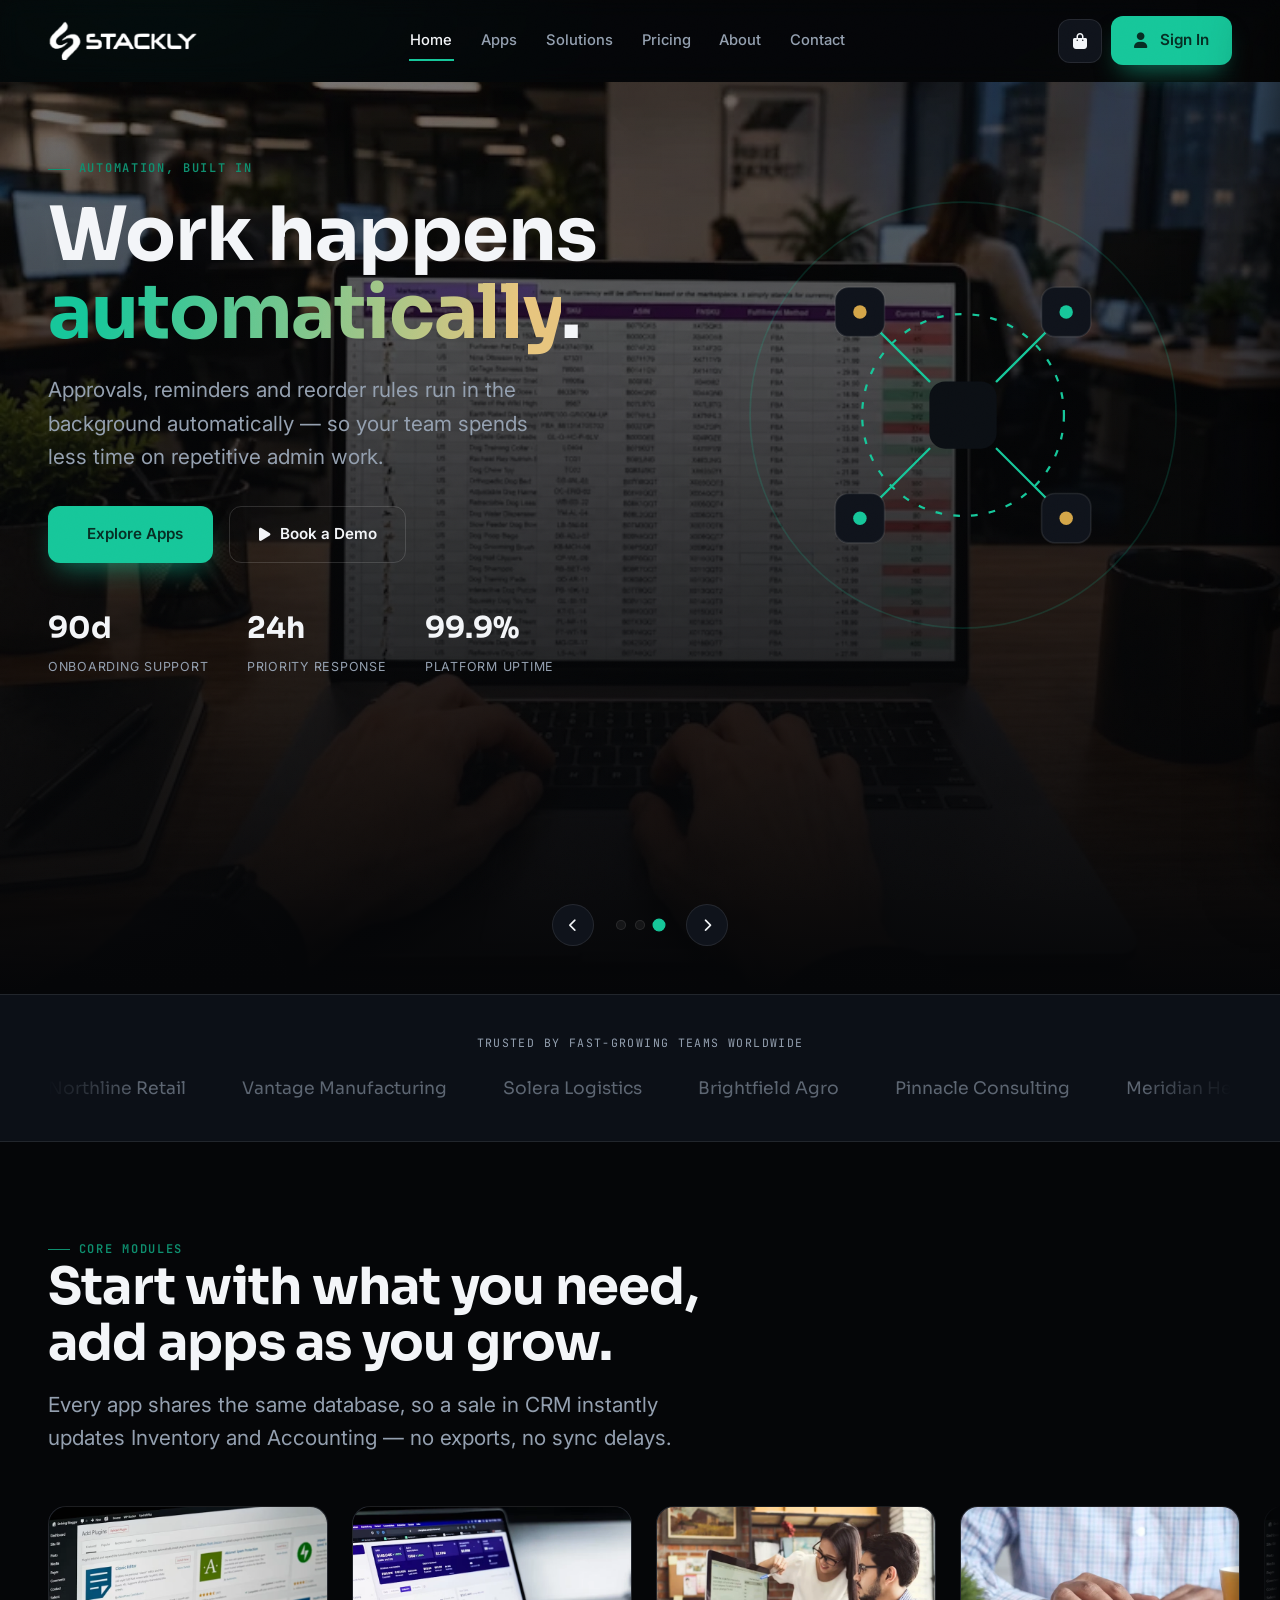
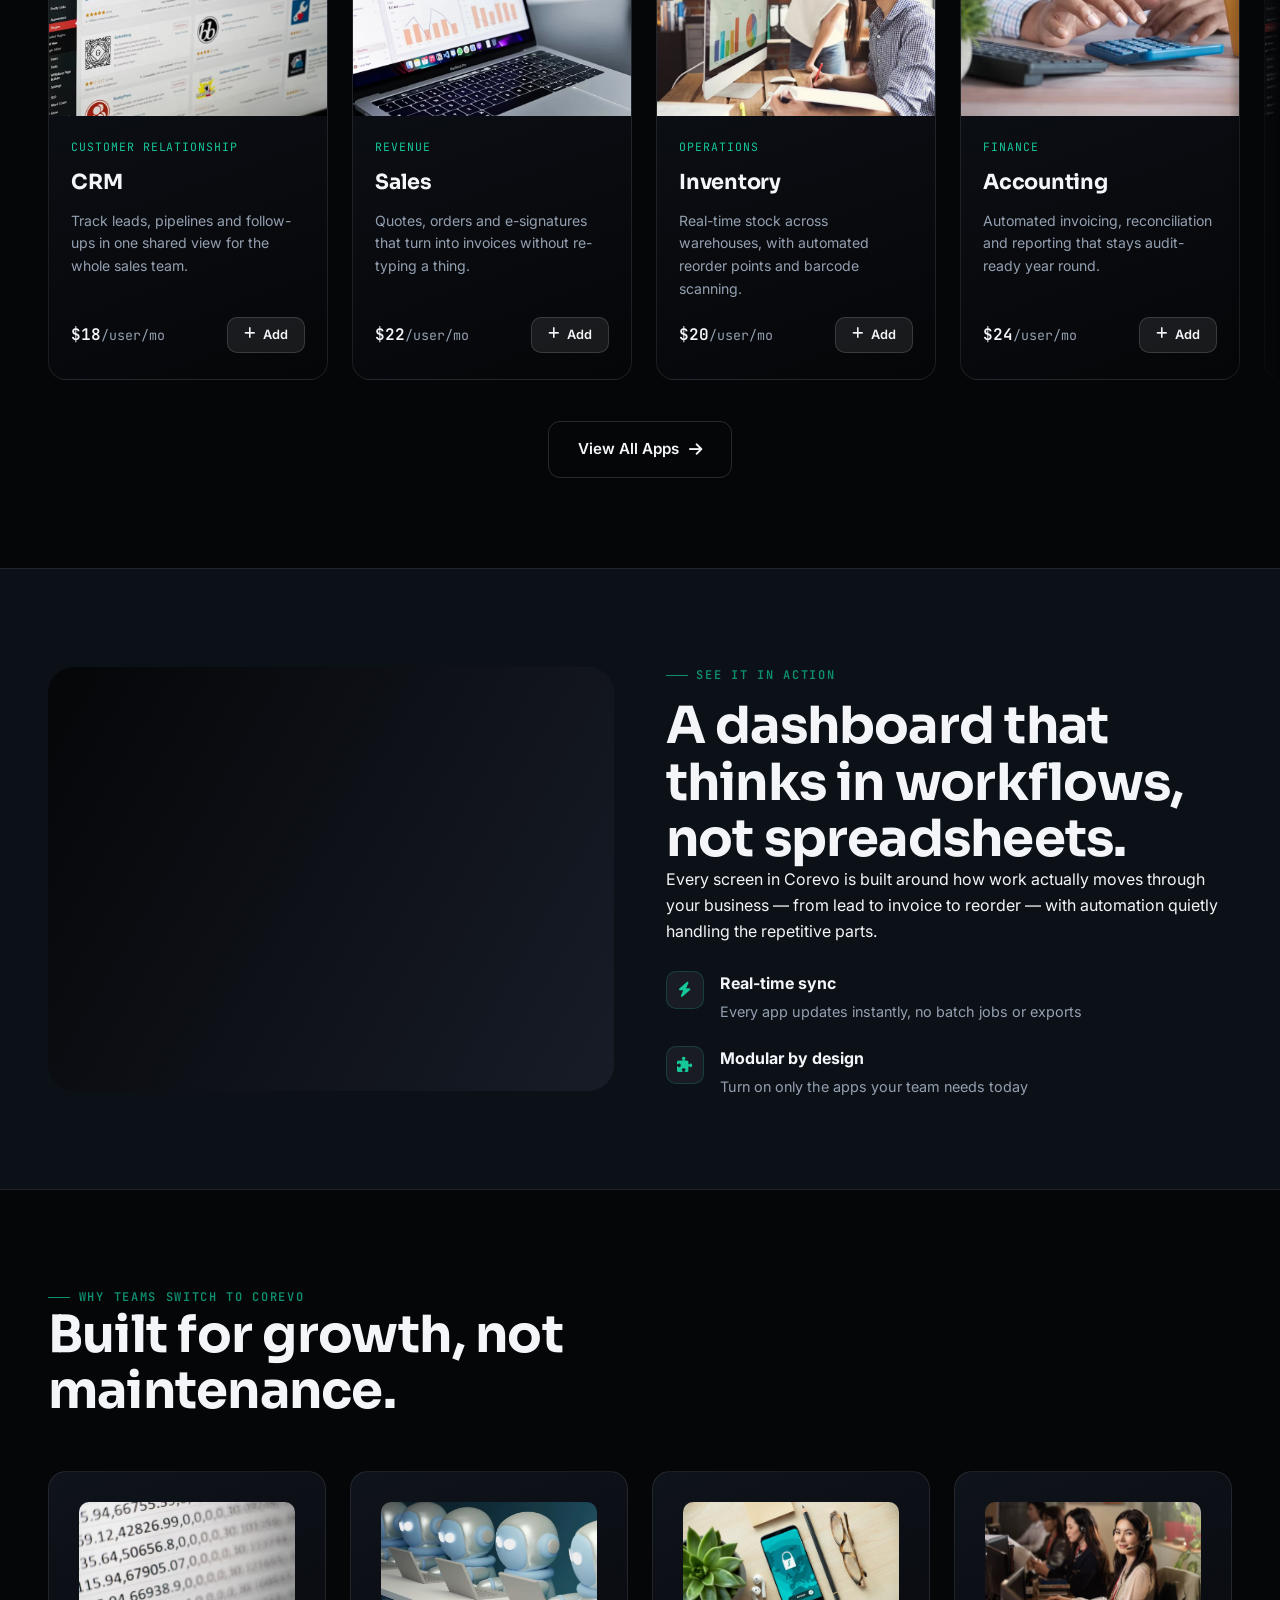
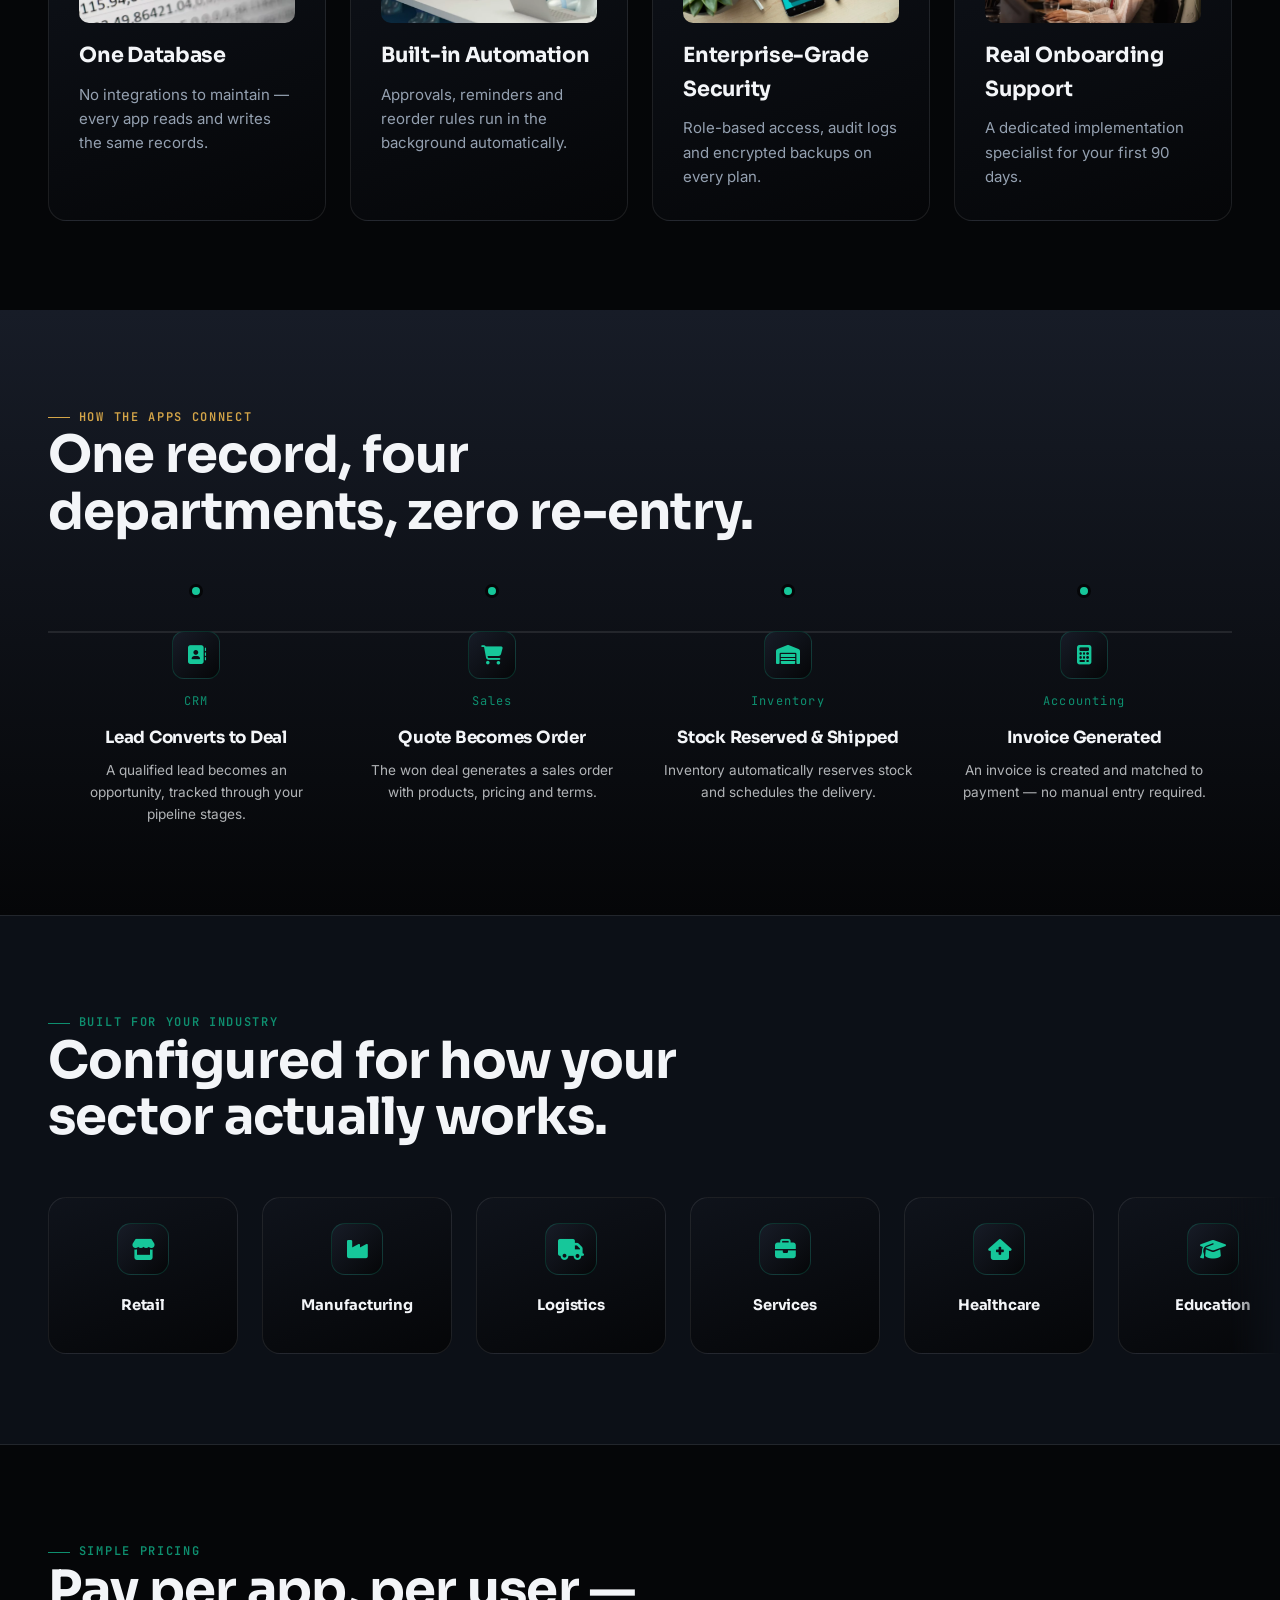
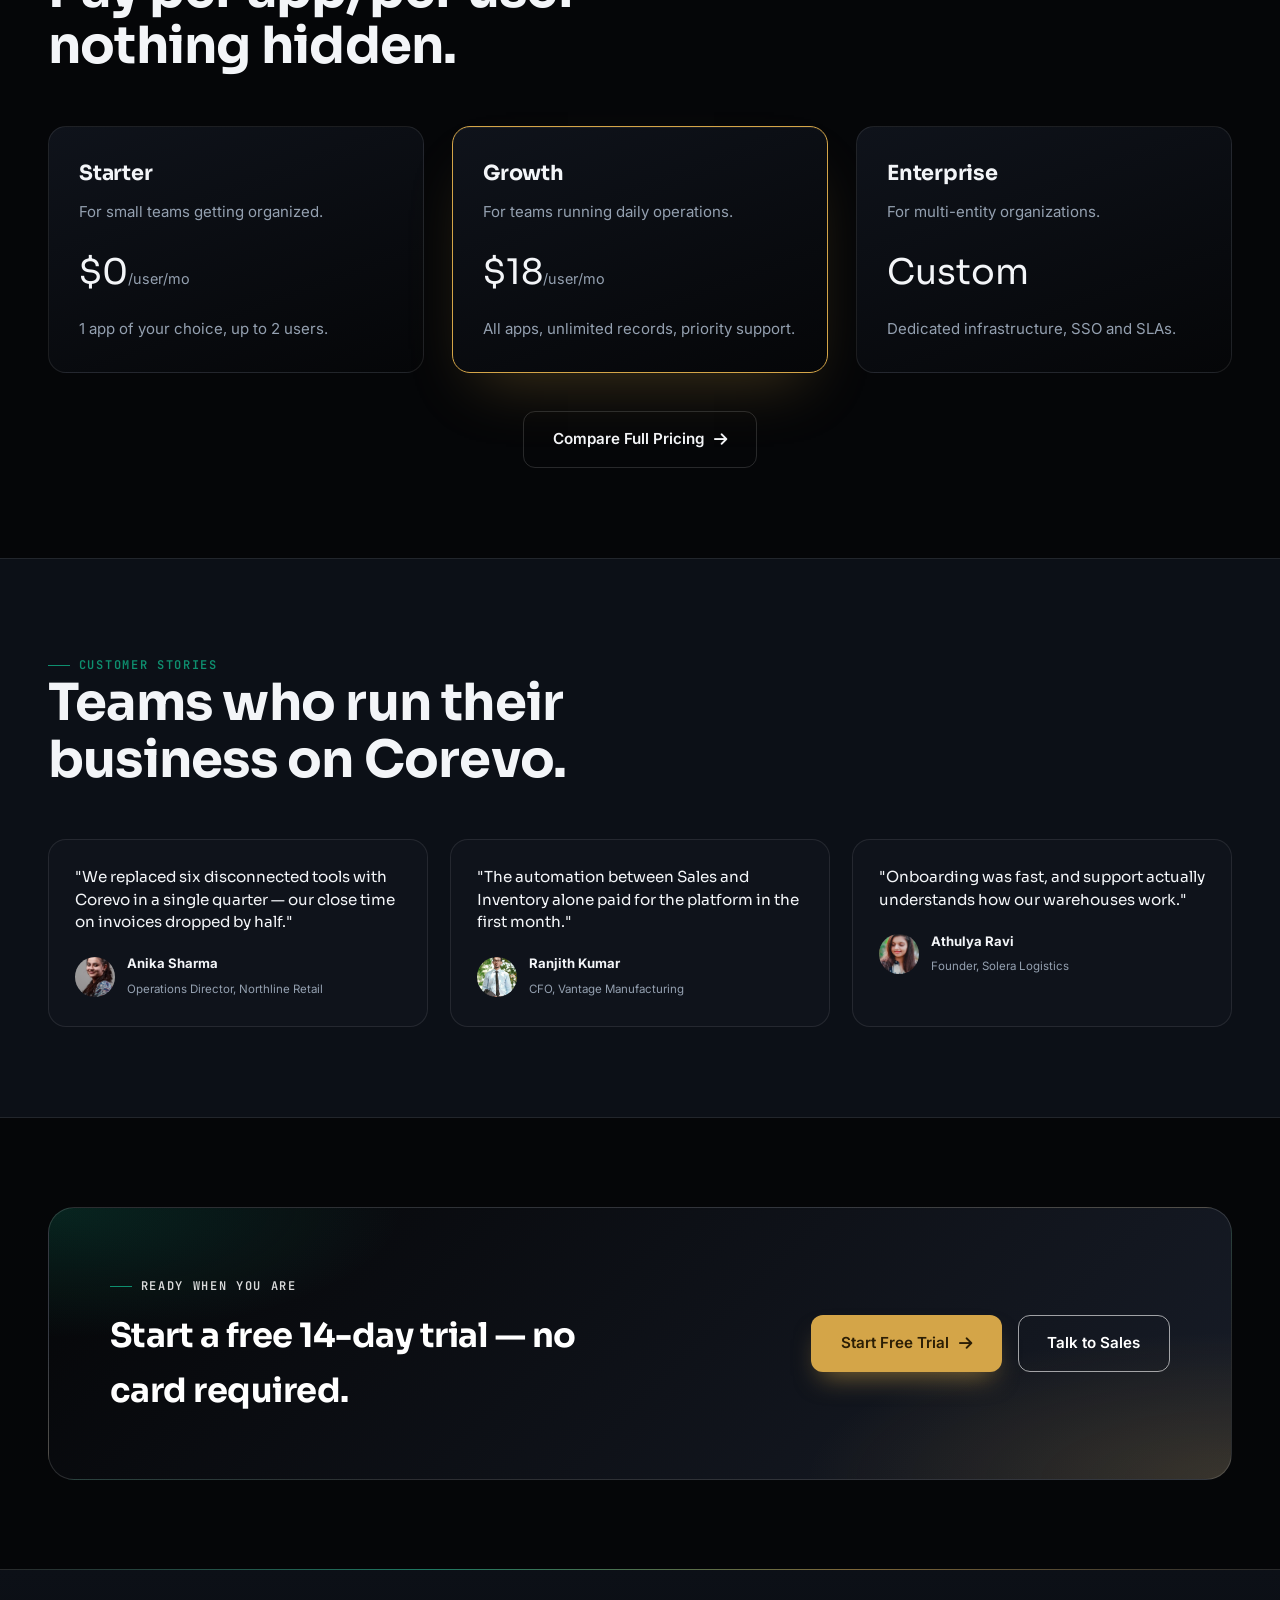
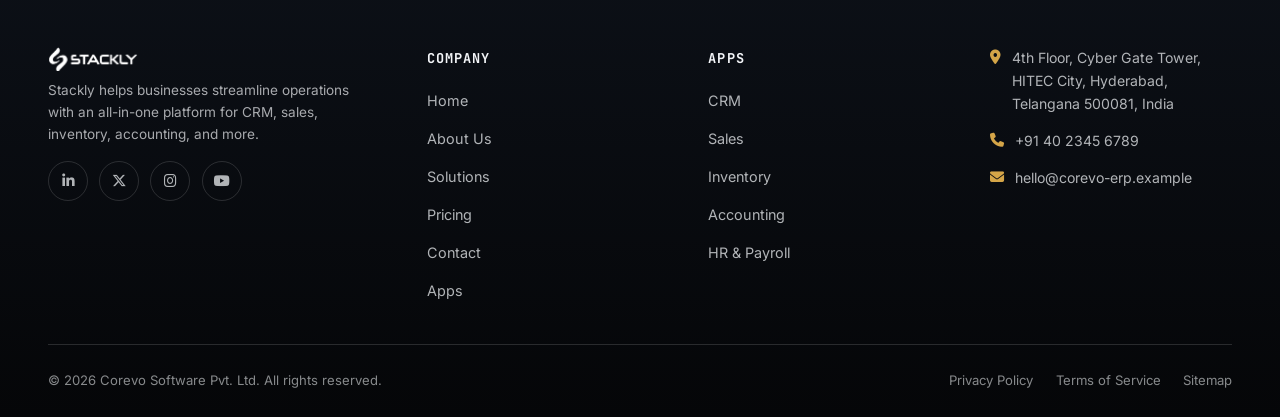
<file: index.html>
<!doctype html>
<html lang="en">
<head>
<meta charset="UTF-8">
<meta name="viewport" content="width=device-width, initial-scale=1.0, viewport-fit=cover">
<title>Home | Corevo ERP</title>
<meta name="description" content="Corevo brings CRM, Sales, Inventory, Accounting, HR and Manufacturing into one connected ERP platform.">
<link rel="icon" href="data:image/svg+xml,<svg xmlns=%22http://www.w3.org/2000/svg%22 viewBox=%220 0 100 100%22><rect width=%22100%22 height=%22100%22 rx=%2224%22 fill=%22%230B0F14%22/><rect x=%2222%22 y=%2222%22 width=%2224%22 height=%2224%22 rx=%226%22 fill=%22%2316C79A%22/><rect x=%2254%22 y=%2222%22 width=%2224%22 height=%2224%22 rx=%226%22 fill=%22%23D4A548%22/><rect x=%2222%22 y=%2254%22 width=%2224%22 height=%2224%22 rx=%226%22 fill=%22%23D4A548%22/><rect x=%2254%22 y=%2254%22 width=%2224%22 height=%2224%22 rx=%226%22 fill=%22%2316C79A%22/></svg>">
<link rel="preconnect" href="https://fonts.googleapis.com">
<link rel="preconnect" href="https://fonts.gstatic.com" crossorigin>
<link href="https://fonts.googleapis.com/css2?family=Sora:wght@500;600;700;800&family=Inter:wght@400;500;600;700&family=JetBrains+Mono:wght@500;600&display=swap" rel="stylesheet">
<link rel="stylesheet" href="https://cdnjs.cloudflare.com/ajax/libs/font-awesome/6.5.2/css/all.min.css">
<link rel="stylesheet" href="css/style.css">
</head>
<body>

<header class="site-header">
  <div class="header-inner">
    <a href="index.html" class="brand" aria-label="Corevo home">
      <img src="assets/logo_white.webp" alt="Corevo" class="brand-mark">
      
    </a>

    <nav class="main-nav" aria-label="Primary">
      <a href="index.html">Home</a>
      <a href="apps.html">Apps</a>
      <a href="solutions.html">Solutions</a>
      <a href="pricing.html">Pricing</a>
      <a href="about.html">About</a>
      <a href="contact.html">Contact</a>
    </nav>

    <div class="header-actions">
      <a href="bag.html" class="icon-btn" aria-label="View bag">
        <i class="fa-solid fa-bag-shopping"></i>
        <span class="bag-count">0</span>
      </a>
      <a href="login.html" class="btn btn-primary btn-signin">
        <i class="fa-solid fa-user"></i><span class="txt">&nbsp;Sign In</span>
      </a>
      <button class="hamburger" aria-label="Open menu" aria-expanded="false">
        <span></span><span></span><span></span>
      </button>
    </div>
  </div>
</header>

<div class="mobile-nav-overlay"></div>
<nav class="mobile-nav" aria-label="Mobile">
  <button class="mobile-nav-close" aria-label="Close menu"><i class="fa-solid fa-xmark"></i></button>
  <ul class="mobile-nav-links">
    <li><a href="index.html"><i class="fa-solid fa-house"></i>&nbsp; Home</a></li>
    <li><a href="apps.html"><i class="fa-solid fa-table-cells"></i>&nbsp; Apps</a></li>
    <li><a href="solutions.html"><i class="fa-solid fa-diagram-project"></i>&nbsp; Solutions</a></li>
    <li><a href="pricing.html"><i class="fa-solid fa-tag"></i>&nbsp; Pricing</a></li>
    <li><a href="about.html"><i class="fa-solid fa-building"></i>&nbsp; About</a></li>
    <li><a href="contact.html"><i class="fa-solid fa-envelope"></i>&nbsp; Contact</a></li>
  </ul>
  <div class="mobile-nav-actions">
    <a href="bag.html" class="btn btn-ghost btn-block"><i class="fa-solid fa-bag-shopping"></i> My Bag</a>
    <a href="login.html" class="btn btn-primary btn-block"><i class="fa-solid fa-user"></i> Sign In</a>
    <div class="mobile-nav-social">
      <a href="404.html" class="js-social-link" data-target="404.html" aria-label="LinkedIn"><i class="fa-brands fa-linkedin-in"></i></a>
      <a href="404.html" class="js-social-link" data-target="404.html" aria-label="Twitter"><i class="fa-brands fa-x-twitter"></i></a>
      <a href="404.html" class="js-social-link" data-target="404.html" aria-label="Instagram"><i class="fa-brands fa-instagram"></i></a>
      <a href="404.html" class="js-social-link" data-target="404.html" aria-label="YouTube"><i class="fa-brands fa-youtube"></i></a>
    </div>
  </div>
</nav>

<main>
<!-- ============ 1. HERO (sliding carousel) ============ -->
<section class="hero hero-slider" data-hero-slider aria-roledescription="carousel" aria-label="Corevo highlights">
  <div class="hero-bg" style="background:url('assets/Hero_slide__1.webp') center/cover no-repeat;"></div>
  <div class="container">
    <div class="hero-slides">

      <!-- Slide 1 -->
      <div class="hero-slide active" data-slide="0" data-bg="assets/Hero_slide__1.webp">
        <div class="hero-grid">
          <div class="hero-copy">
            <span class="eyebrow">All-in-one business software</span>
            <h1>Every department, <em>one</em> connected platform.</h1>
            <p class="lead">Corevo brings CRM, Sales, Inventory, Accounting, HR and Manufacturing into a single system — so your teams stop re-entering data and start working from one source of truth.</p>
            <div class="hero-actions">
              <a href="apps.html" class="btn btn-primary"><i class="fa-solid fa-grid-2"></i> Explore Apps</a>
              <a href="contact.html" class="btn btn-outline"><i class="fa-solid fa-play"></i> Book a Demo</a>
            </div>
            <div class="hero-stats">
              <div class="stat"><b><span data-count="14" data-suffix="+">0</span></b><span>Core Apps</span></div>
              <div class="stat"><b><span data-count="30000" data-suffix="+">0</span></b><span>Companies</span></div>
              <div class="stat"><b><span data-count="120" data-suffix="+">0</span></b><span>Countries</span></div>
            </div>
          </div>
          <div class="hero-visual">
            <svg viewBox="0 0 480 480" xmlns="http://www.w3.org/2000/svg" aria-hidden="true">
              <circle cx="240" cy="240" r="190" fill="none" stroke="#16C79A" stroke-opacity=".16" stroke-width="1.5" class="spin-slow"/>
              <g class="float">
                <path d="M240 150 V210 M240 270 V330 M150 240 H210 M270 240 H330" class="mod-line draw in-view"/>
                <path d="M210 210 H180 V180" class="mod-line draw in-view"/>
                <path d="M270 210 H300 V180" class="mod-line draw in-view"/>
                <path d="M210 270 H180 V300" class="mod-line draw in-view"/>
                <path d="M270 270 H300 V300" class="mod-line draw in-view"/>
                <rect x="210" y="210" width="60" height="60" rx="14" fill="#0B0F14"/>
                <rect x="120" y="150" width="46" height="46" rx="12" class="mod-chip"/>
                <rect x="314" y="150" width="46" height="46" rx="12" class="mod-chip"/>
                <rect x="120" y="284" width="46" height="46" rx="12" class="mod-chip"/>
                <rect x="314" y="284" width="46" height="46" rx="12" class="mod-chip"/>
                <circle cx="143" cy="173" r="6" class="mod-node blink"/>
                <circle cx="337" cy="173" r="6" class="mod-node alt blink"/>
                <circle cx="143" cy="307" r="6" class="mod-node alt blink"/>
                <circle cx="337" cy="307" r="6" class="mod-node blink"/>
              </g>
            </svg>
          </div>
        </div>
      </div>

      <!-- Slide 2 -->
      <div class="hero-slide" data-slide="1" data-bg="assets/Hero__slide__2.webp">
        <div class="hero-grid">
          <div class="hero-copy">
            <span class="eyebrow">Real-time, connected data</span>
            <h1>One record. <em>Zero</em> re-entry.</h1>
            <p class="lead">Every app shares the same database, so a sale in CRM instantly updates Inventory and Accounting — no exports, no sync delays.</p>
            <div class="hero-actions">
              <a href="apps.html" class="btn btn-primary"><i class="fa-solid fa-grid-2"></i> Explore Apps</a>
              <a href="contact.html" class="btn btn-outline"><i class="fa-solid fa-play"></i> Book a Demo</a>
            </div>
            <div class="hero-stats">
              <div class="stat"><b>0.0s</b><span>Sync Delay</span></div>
              <div class="stat"><b>1</b><span>Shared Database</span></div>
              <div class="stat"><b>24/7</b><span>Live Updates</span></div>
            </div>
          </div>
          <div class="hero-visual">
            <svg viewBox="0 0 480 480" xmlns="http://www.w3.org/2000/svg" aria-hidden="true">
              <circle cx="240" cy="240" r="190" fill="none" stroke="#D4A548" stroke-opacity=".18" stroke-width="1.5" class="spin-slow"/>
              <g class="float-rev">
                <path d="M240 120 V210" class="mod-line draw in-view"/>
                <path d="M150 320 L240 210" class="mod-line draw in-view"/>
                <path d="M330 320 L240 210" class="mod-line draw in-view"/>
                <path d="M90 380 L150 320" class="mod-line draw in-view"/>
                <path d="M390 380 L330 320" class="mod-line draw in-view"/>
                <rect x="210" y="90" width="60" height="60" rx="14" fill="#0B0F14"/>
                <circle cx="150" cy="320" r="26" class="mod-chip"/>
                <circle cx="330" cy="320" r="26" class="mod-chip"/>
                <rect x="70" y="360" width="40" height="40" rx="10" class="mod-chip"/>
                <rect x="370" y="360" width="40" height="40" rx="10" class="mod-chip"/>
                <circle cx="240" cy="120" r="6" class="mod-node blink"/>
                <circle cx="150" cy="320" r="6" class="mod-node alt blink"/>
                <circle cx="330" cy="320" r="6" class="mod-node alt blink"/>
              </g>
            </svg>
          </div>
        </div>
      </div>

      <!-- Slide 3 -->
      <div class="hero-slide" data-slide="2" data-bg="assets/Hero_slide_3.webp">
        <div class="hero-grid">
          <div class="hero-copy">
            <span class="eyebrow">Automation, built in</span>
            <h1>Work happens <em>automatically</em>.</h1>
            <p class="lead">Approvals, reminders and reorder rules run in the background automatically — so your team spends less time on repetitive admin work.</p>
            <div class="hero-actions">
              <a href="apps.html" class="btn btn-primary"><i class="fa-solid fa-grid-2"></i> Explore Apps</a>
              <a href="contact.html" class="btn btn-outline"><i class="fa-solid fa-play"></i> Book a Demo</a>
            </div>
            <div class="hero-stats">
              <div class="stat"><b>90d</b><span>Onboarding Support</span></div>
              <div class="stat"><b>24h</b><span>Priority Response</span></div>
              <div class="stat"><b>99.9%</b><span>Platform Uptime</span></div>
            </div>
          </div>
          <div class="hero-visual">
            <svg viewBox="0 0 480 480" xmlns="http://www.w3.org/2000/svg" aria-hidden="true">
              <circle cx="240" cy="240" r="190" fill="none" stroke="#16C79A" stroke-opacity=".16" stroke-width="1.5" class="spin-slow"/>
              <g class="float">
                <circle cx="240" cy="240" r="90" fill="none" stroke="#16C79A" stroke-width="2" stroke-dasharray="6 10" class="spin-slow"/>
                <rect x="210" y="210" width="60" height="60" rx="14" fill="#0B0F14"/>
                <path d="M150 150 L210 210" class="mod-line draw in-view"/>
                <path d="M330 150 L270 210" class="mod-line draw in-view"/>
                <path d="M150 330 L210 270" class="mod-line draw in-view"/>
                <path d="M330 330 L270 270" class="mod-line draw in-view"/>
                <rect x="126" y="126" width="44" height="44" rx="12" class="mod-chip"/>
                <rect x="310" y="126" width="44" height="44" rx="12" class="mod-chip"/>
                <rect x="126" y="310" width="44" height="44" rx="12" class="mod-chip"/>
                <rect x="310" y="310" width="44" height="44" rx="12" class="mod-chip"/>
                <circle cx="148" cy="148" r="6" class="mod-node blink"/>
                <circle cx="332" cy="148" r="6" class="mod-node alt blink"/>
                <circle cx="148" cy="332" r="6" class="mod-node alt blink"/>
                <circle cx="332" cy="332" r="6" class="mod-node blink"/>
              </g>
            </svg>
          </div>
        </div>
      </div>

    </div>

    <div class="hero-slider-nav">
      <button class="hero-arrow prev" aria-label="Previous slide"><i class="fa-solid fa-chevron-left"></i></button>
      <div class="hero-dots">
        <button class="hero-dot active" data-goto="0" aria-label="Show slide 1"></button>
        <button class="hero-dot" data-goto="1" aria-label="Show slide 2"></button>
        <button class="hero-dot" data-goto="2" aria-label="Show slide 3"></button>
      </div>
      <button class="hero-arrow next" aria-label="Next slide"><i class="fa-solid fa-chevron-right"></i></button>
    </div>
  </div>
</section>

<!-- ============ 2. TRUSTED BY MARQUEE ============ -->
<section class="section alt" style="padding-top:2.4rem; padding-bottom:2.4rem;">
  <div class="container">
    <p style="text-align:center; font-family:var(--f-mono); font-size:.72rem; letter-spacing:.12em; text-transform:uppercase; color:var(--slate); margin-bottom:1.4rem;">Trusted by fast-growing teams worldwide</p>
    <div class="marquee">
      <div class="marquee-track">
        <span>Northline Retail</span><span>Vantage Manufacturing</span><span>Solera Logistics</span><span>Brightfield Agro</span><span>Pinnacle Consulting</span><span>Meridian Health</span>
        <span>Northline Retail</span><span>Vantage Manufacturing</span><span>Solera Logistics</span><span>Brightfield Agro</span><span>Pinnacle Consulting</span><span>Meridian Health</span>
      </div>
    </div>
  </div>
</section>

<!-- ============ 3. CORE MODULES ============ -->
<section class="section">
  <div class="container">
    <div class="section-head reveal">
      <span class="eyebrow">Core modules</span>
      <h2 class="section-title">Start with what you need, add apps as you grow.</h2>
      <p class="lead">Every app shares the same database, so a sale in CRM instantly updates Inventory and Accounting — no exports, no sync delays.</p>
    </div>
    <div class="card-slider reveal">
      <div class="card-slider-track">
        <div class="product-card">
          <div class="product-media"><img src="assets/CRM.webp" alt="CRM" class="product-img"></div>
          <div class="product-body">
            <span class="cat">Customer Relationship</span>
            <h3 class="card-title">CRM</h3>
            <p>Track leads, pipelines and follow-ups in one shared view for the whole sales team.</p>
            <div class="product-foot"><span class="product-price">$18<small>/user/mo</small></span><button class="add-bag-btn" data-id="a1" data-name="CRM" data-cat="Customer Relationship" data-price="18" data-icon="crm"><i class="fa-solid fa-plus"></i> Add</button></div>
          </div>
        </div>
        <div class="product-card">
          <div class="product-media"><img src="assets/Sales.webp" alt="Sales" class="product-img"></div>
          <div class="product-body">
            <span class="cat">Revenue</span>
            <h3 class="card-title">Sales</h3>
            <p>Quotes, orders and e-signatures that turn into invoices without re-typing a thing.</p>
            <div class="product-foot"><span class="product-price">$22<small>/user/mo</small></span><button class="add-bag-btn" data-id="a2" data-name="Sales" data-cat="Revenue" data-price="22" data-icon="sales"><i class="fa-solid fa-plus"></i> Add</button></div>
          </div>
        </div>
        <div class="product-card">
          <div class="product-media"><img src="assets/inventory.webp" alt="Inventory" class="product-img"></div>
          <div class="product-body">
            <span class="cat">Operations</span>
            <h3 class="card-title">Inventory</h3>
            <p>Real-time stock across warehouses, with automated reorder points and barcode scanning.</p>
            <div class="product-foot"><span class="product-price">$20<small>/user/mo</small></span><button class="add-bag-btn" data-id="a3" data-name="Inventory" data-cat="Operations" data-price="20" data-icon="inventory"><i class="fa-solid fa-plus"></i> Add</button></div>
          </div>
        </div>
        <div class="product-card">
          <div class="product-media"><img src="assets/Accounting.webp" alt="Accounting" class="product-img"></div>
          <div class="product-body">
            <span class="cat">Finance</span>
            <h3 class="card-title">Accounting</h3>
            <p>Automated invoicing, reconciliation and reporting that stays audit-ready year round.</p>
            <div class="product-foot"><span class="product-price">$24<small>/user/mo</small></span><button class="add-bag-btn" data-id="a4" data-name="Accounting" data-cat="Finance" data-price="24" data-icon="accounting"><i class="fa-solid fa-plus"></i> Add</button></div>
          </div>
        </div>
        <!-- duplicate set for seamless infinite loop -->
        <div class="product-card" aria-hidden="true">
          <div class="product-media"><span class="product-tag">Popular</span><img src="assets/CRM.webp" alt="CRM" class="product-img"></div>
          <div class="product-body">
            <span class="cat">Customer Relationship</span>
            <h3 class="card-title">CRM</h3>
            <p>Track leads, pipelines and follow-ups in one shared view for the whole sales team.</p>
            <div class="product-foot"><span class="product-price">$18<small>/user/mo</small></span><button class="add-bag-btn" data-id="a1" data-name="CRM" data-cat="Customer Relationship" data-price="18" data-icon="crm"><i class="fa-solid fa-plus"></i> Add</button></div>
          </div>
        </div>
        <div class="product-card" aria-hidden="true">
          <div class="product-media"><img src="assets/Sales.webp" alt="Sales" class="product-img"></div>
          <div class="product-body">
            <span class="cat">Revenue</span>
            <h3 class="card-title">Sales</h3>
            <p>Quotes, orders and e-signatures that turn into invoices without re-typing a thing.</p>
            <div class="product-foot"><span class="product-price">$22<small>/user/mo</small></span><button class="add-bag-btn" data-id="a2" data-name="Sales" data-cat="Revenue" data-price="22" data-icon="sales"><i class="fa-solid fa-plus"></i> Add</button></div>
          </div>
        </div>
        <div class="product-card" aria-hidden="true">
          <div class="product-media"><img src="assets/inventory.webp" alt="Inventory" class="product-img"></div>
          <div class="product-body">
            <span class="cat">Operations</span>
            <h3 class="card-title">Inventory</h3>
            <p>Real-time stock across warehouses, with automated reorder points and barcode scanning.</p>
            <div class="product-foot"><span class="product-price">$20<small>/user/mo</small></span><button class="add-bag-btn" data-id="a3" data-name="Inventory" data-cat="Operations" data-price="20" data-icon="inventory"><i class="fa-solid fa-plus"></i> Add</button></div>
          </div>
        </div>
        <div class="product-card" aria-hidden="true">
          <div class="product-media"><img src="assets/Accounting.webp" alt="Accounting" class="product-img"></div>
          <div class="product-body">
            <span class="cat">Finance</span>
            <h3 class="card-title">Accounting</h3>
            <p>Automated invoicing, reconciliation and reporting that stays audit-ready year round.</p>
            <div class="product-foot"><span class="product-price">$24<small>/user/mo</small></span><button class="add-bag-btn" data-id="a4" data-name="Accounting" data-cat="Finance" data-price="24" data-icon="accounting"><i class="fa-solid fa-plus"></i> Add</button></div>
          </div>
        </div>
      </div>
    </div>
    <div style="text-align:center; margin-top:2.6rem;">
      <a href="404.html" class="btn btn-outline">View All Apps <i class="fa-solid fa-arrow-right"></i></a>
    </div>
  </div>
</section>

<!-- ============ 4. PRODUCT SHOWCASE + VIDEO ============ -->
<section class="section alt">
  <div class="container">
    <div class="split reveal">
      <div class="media-showcase" style="aspect-ratio:4/3;">
        <video src="assets/Video1_compressed.mp4" muted loop playsinline preload="metadata"></video>
      </div>
      <div>
        <span class="eyebrow">See it in action</span>
        <h2 class="section-title" style="margin-top:.8rem;">A dashboard that thinks in workflows, not spreadsheets.</h2>
        <p class="lead">Every screen in Corevo is built around how work actually moves through your business — from lead to invoice to reorder — with automation quietly handling the repetitive parts.</p>
        <ul class="feature-list">
          <li><span class="fi"><i class="fa-solid fa-bolt"></i></span><div><b>Real-time sync</b><span>Every app updates instantly, no batch jobs or exports</span></div></li>
          <li><span class="fi"><i class="fa-solid fa-puzzle-piece"></i></span><div><b>Modular by design</b><span>Turn on only the apps your team needs today</span></div></li>
        </ul>
      </div>
    </div>
  </div>
</section>

<!-- ============ 5. WHY CHOOSE US ============ -->
<section class="section">
  <div class="container">
    <div class="section-head reveal">
      <span class="eyebrow">Why teams switch to Corevo</span>
      <h2 class="section-title">Built for growth, not maintenance.</h2>
    </div>
    <div class="grid-4 reveal-stagger">
      <div class="card"><img src="assets/database.webp" alt="Database" class="card-img"><h3 class="card-title">One Database</h3><p>No integrations to maintain — every app reads and writes the same records.</p></div>
      <div class="card"><img src="assets/Automation.webp" alt="Automation" class="card-img"><h3 class="card-title">Built-in Automation</h3><p>Approvals, reminders and reorder rules run in the background automatically.</p></div>
      <div class="card"><img src="assets/Security.webp" alt="Security" class="card-img"><h3 class="card-title">Enterprise-Grade Security</h3><p>Role-based access, audit logs and encrypted backups on every plan.</p></div>
      <div class="card"><img src="assets/onboarding.webp" alt="Onboarding" class="card-img"><h3 class="card-title">Real Onboarding Support</h3><p>A dedicated implementation specialist for your first 90 days.</p></div>
    </div>
  </div>
</section>

<!-- ============ 6. INTEGRATION / WORKFLOW DIAGRAM ============ -->
<section class="section dark">
  <div class="container">
    <div class="section-head reveal">
      <span class="eyebrow">How the apps connect</span>
      <h2 class="section-title">One record, four departments, zero re-entry.</h2>
    </div>
    <div class="timeline reveal-stagger">
      <div class="timeline-step"><div class="timeline-dot"></div><div class="timeline-icon"><i class="fa-solid fa-address-book"></i></div><span class="num">CRM</span><h3>Lead Converts to Deal</h3><p>A qualified lead becomes an opportunity, tracked through your pipeline stages.</p></div>
      <div class="timeline-step"><div class="timeline-dot"></div><div class="timeline-icon"><i class="fa-solid fa-cart-shopping"></i></div><span class="num">Sales</span><h3>Quote Becomes Order</h3><p>The won deal generates a sales order with products, pricing and terms.</p></div>
      <div class="timeline-step"><div class="timeline-dot"></div><div class="timeline-icon"><i class="fa-solid fa-warehouse"></i></div><span class="num">Inventory</span><h3>Stock Reserved &amp; Shipped</h3><p>Inventory automatically reserves stock and schedules the delivery.</p></div>
      <div class="timeline-step"><div class="timeline-dot"></div><div class="timeline-icon"><i class="fa-solid fa-calculator"></i></div><span class="num">Accounting</span><h3>Invoice Generated</h3><p>An invoice is created and matched to payment — no manual entry required.</p></div>
    </div>
  </div>
</section>

<!-- ============ 7. INDUSTRIES WE SERVE ============ -->
<section class="section alt">
  <div class="container">
    <div class="section-head reveal">
      <span class="eyebrow">Built for your industry</span>
      <h2 class="section-title">Configured for how your sector actually works.</h2>
    </div>
    <div class="card-slider reveal">
      <div class="card-slider-track industry-track reverse">
        <div class="card" style="text-align:center; padding:1.6rem 1rem;"><div class="icon-wrap" style="margin-inline:auto;"><i class="fa-solid fa-store"></i></div><h3 class="card-title" style="font-size:.92rem;">Retail</h3></div>
        <div class="card" style="text-align:center; padding:1.6rem 1rem;"><div class="icon-wrap" style="margin-inline:auto;"><i class="fa-solid fa-industry"></i></div><h3 class="card-title" style="font-size:.92rem;">Manufacturing</h3></div>
        <div class="card" style="text-align:center; padding:1.6rem 1rem;"><div class="icon-wrap" style="margin-inline:auto;"><i class="fa-solid fa-truck"></i></div><h3 class="card-title" style="font-size:.92rem;">Logistics</h3></div>
        <div class="card" style="text-align:center; padding:1.6rem 1rem;"><div class="icon-wrap" style="margin-inline:auto;"><i class="fa-solid fa-briefcase"></i></div><h3 class="card-title" style="font-size:.92rem;">Services</h3></div>
        <div class="card" style="text-align:center; padding:1.6rem 1rem;"><div class="icon-wrap" style="margin-inline:auto;"><i class="fa-solid fa-house-medical"></i></div><h3 class="card-title" style="font-size:.92rem;">Healthcare</h3></div>
        <div class="card" style="text-align:center; padding:1.6rem 1rem;"><div class="icon-wrap" style="margin-inline:auto;"><i class="fa-solid fa-graduation-cap"></i></div><h3 class="card-title" style="font-size:.92rem;">Education</h3></div>
        <!-- duplicate set for seamless infinite loop -->
        <div class="card" style="text-align:center; padding:1.6rem 1rem;" aria-hidden="true"><div class="icon-wrap" style="margin-inline:auto;"><i class="fa-solid fa-store"></i></div><h3 class="card-title" style="font-size:.92rem;">Retail</h3></div>
        <div class="card" style="text-align:center; padding:1.6rem 1rem;" aria-hidden="true"><div class="icon-wrap" style="margin-inline:auto;"><i class="fa-solid fa-industry"></i></div><h3 class="card-title" style="font-size:.92rem;">Manufacturing</h3></div>
        <div class="card" style="text-align:center; padding:1.6rem 1rem;" aria-hidden="true"><div class="icon-wrap" style="margin-inline:auto;"><i class="fa-solid fa-truck"></i></div><h3 class="card-title" style="font-size:.92rem;">Logistics</h3></div>
        <div class="card" style="text-align:center; padding:1.6rem 1rem;" aria-hidden="true"><div class="icon-wrap" style="margin-inline:auto;"><i class="fa-solid fa-briefcase"></i></div><h3 class="card-title" style="font-size:.92rem;">Services</h3></div>
        <div class="card" style="text-align:center; padding:1.6rem 1rem;" aria-hidden="true"><div class="icon-wrap" style="margin-inline:auto;"><i class="fa-solid fa-house-medical"></i></div><h3 class="card-title" style="font-size:.92rem;">Healthcare</h3></div>
        <div class="card" style="text-align:center; padding:1.6rem 1rem;" aria-hidden="true"><div class="icon-wrap" style="margin-inline:auto;"><i class="fa-solid fa-graduation-cap"></i></div><h3 class="card-title" style="font-size:.92rem;">Education</h3></div>
      </div>
    </div>
  </div>
</section>

<!-- ============ 8. PRICING PREVIEW ============ -->
<section class="section">
  <div class="container">
    <div class="section-head reveal">
      <span class="eyebrow">Simple pricing</span>
      <h2 class="section-title">Pay per app, per user — nothing hidden.</h2>
    </div>
    <div class="grid-3 reveal-stagger">
      <div class="card"><h3 class="card-title">Starter</h3><p style="margin-bottom:1.2rem;">For small teams getting organized.</p><div style="font-family:var(--f-display); font-size:2.2rem;">$0<span style="font-size:.9rem; color:var(--slate); font-family:var(--f-body);">/user/mo</span></div><p style="margin-top:1rem;">1 app of your choice, up to 2 users.</p></div>
      <div class="card" style="border-color:var(--gold); box-shadow:var(--shadow-gold);"><h3 class="card-title">Growth</h3><p style="margin-bottom:1.2rem;">For teams running daily operations.</p><div style="font-family:var(--f-display); font-size:2.2rem;">$18<span style="font-size:.9rem; color:var(--slate); font-family:var(--f-body);">/user/mo</span></div><p style="margin-top:1rem;">All apps, unlimited records, priority support.</p></div>
      <div class="card"><h3 class="card-title">Enterprise</h3><p style="margin-bottom:1.2rem;">For multi-entity organizations.</p><div style="font-family:var(--f-display); font-size:2.2rem;">Custom</div><p style="margin-top:1rem;">Dedicated infrastructure, SSO and SLAs.</p></div>
    </div>
    <div style="text-align:center; margin-top:2.4rem;"><a href="404.html" class="btn btn-outline">Compare Full Pricing <i class="fa-solid fa-arrow-right"></i></a></div>
  </div>
</section>

<!-- ============ 9. TESTIMONIALS ============ -->
<section class="section alt">
  <div class="container">
    <div class="section-head reveal">
      <span class="eyebrow">Customer stories</span>
      <h2 class="section-title">Teams who run their business on Corevo.</h2>
    </div>
    <div class="testi-track">
      <div class="testi-card reveal in-view">
        <p class="quote">"We replaced six disconnected tools with Corevo in a single quarter — our close time on invoices dropped by half."</p>
        <div class="testi-person"><div class="testi-avatar"><img src="assets/Anaya (1).webp" alt="Portrait of Anika Sharma"></div><div><b>Anika Sharma</b><span>Operations Director, Northline Retail</span></div></div>
      </div>
      <div class="testi-card reveal in-view">
        <p class="quote">"The automation between Sales and Inventory alone paid for the platform in the first month."</p>
        <div class="testi-person"><div class="testi-avatar"><img src="assets/arjun.webp" alt="Portrait of Ranjith Kumar"></div><div><b>Ranjith Kumar</b><span>CFO, Vantage Manufacturing</span></div></div>
      </div>
      <div class="testi-card reveal in-view">
        <p class="quote">"Onboarding was fast, and support actually understands how our warehouses work."</p>
        <div class="testi-person"><div class="testi-avatar"><img src="assets/fatimaa.webp" alt="Portrait of Athulya Ravi"></div><div><b>Athulya Ravi</b><span>Founder, Solera Logistics</span></div></div>
      </div>
    </div>
  </div>
</section>

<!-- ============ 10. FINAL CTA ============ -->
<section class="section">
  <div class="container reveal">
    <div class="cta-banner">
      <div>
        <span class="eyebrow" style="color:rgba(255,255,255,.85);">Ready when you are</span>
        <h2 style="margin-top:.8rem;">Start a free 14-day trial — no card required.</h2>
      </div>
      <div style="display:flex; gap:1rem; flex-wrap:wrap;">
        <a href="404.html" class="btn btn-gold">Start Free Trial <i class="fa-solid fa-arrow-right"></i></a>
        <a href="404.html" class="btn btn-outline">Talk to Sales</a>
      </div>
    </div>
  </div>
</section>

</main>
<footer class="site-footer">
  <div class="container">
    <div class="footer-top">
      <div class="footer-col footer-brand open">
        <a href="index.html"><img src="assets/logo_white.webp" alt="Corevo" style="height:24px; width:auto;"></a>
        <p style="color:rgba(243,245,248,.68); font-size:.85rem; margin:8px 0 12px;">Stackly helps businesses streamline operations with an all-in-one platform for CRM, sales, inventory, accounting, and more.</p>
        <div class="footer-social">
          <a href="404.html" class="js-social-link" data-target="404.html" aria-label="LinkedIn"><i class="fa-brands fa-linkedin-in"></i></a>
          <a href="404.html" class="js-social-link" data-target="404.html" aria-label="Twitter"><i class="fa-brands fa-x-twitter"></i></a>
          <a href="404.html" class="js-social-link" data-target="404.html" aria-label="Instagram"><i class="fa-brands fa-instagram"></i></a>
          <a href="404.html" class="js-social-link" data-target="404.html" aria-label="YouTube"><i class="fa-brands fa-youtube"></i></a>
        </div>
      </div>

      <div class="footer-col">
        <button class="footer-toggle" type="button">Company <i class="fa-solid fa-chevron-down"></i></button>
        <div class="footer-col-body">
          <h4 class="desktop-only-label">Company</h4>
          <ul>
            <li><a href="index.html">Home</a></li>
            <li><a href="about.html">About Us</a></li>
            <li><a href="solutions.html">Solutions</a></li>
            <li><a href="pricing.html">Pricing</a></li>
            <li><a href="contact.html">Contact</a></li>
            <li><a href="apps.html">Apps</a></li>
          </ul>
        </div>
      </div>

      <div class="footer-col">
        <button class="footer-toggle" type="button">Apps <i class="fa-solid fa-chevron-down"></i></button>
        <div class="footer-col-body">
          <h4 class="desktop-only-label">Apps</h4>
          <ul>
            <li><a href="404.html">CRM</a></li>
            <li><a href="404.html">Sales</a></li>
            <li><a href="404.html">Inventory</a></li>
            <li><a href="404.html">Accounting</a></li>
            <li><a href="404.html">HR &amp; Payroll</a></li>
          </ul>
        </div>
      </div>

      <div class="footer-col">
        <button class="footer-toggle" type="button">Get In Touch <i class="fa-solid fa-chevron-down"></i></button>
        <div class="footer-col-body">
          <div class="footer-address"><i class="fa-solid fa-location-dot"></i><span>4th Floor, Cyber Gate Tower, HITEC City, Hyderabad, Telangana 500081, India</span></div>
          <div class="footer-address"><i class="fa-solid fa-phone"></i><span>+91 40 2345 6789</span></div>
          <div class="footer-address"><i class="fa-solid fa-envelope"></i><span>hello@corevo-erp.example</span></div>
        </div>
      </div>
    </div>

    <div class="footer-bottom">
      <p>&copy; 2026 Corevo Software Pvt. Ltd. All rights reserved.</p>
      <div class="footer-bottom-links">
        <a href="404.html" class="js-social-link" data-target="404.html">Privacy Policy</a>
        <a href="404.html" class="js-social-link" data-target="404.html">Terms of Service</a>
        <a href="404.html" class="js-social-link" data-target="404.html">Sitemap</a>
      </div>
    </div>
  </div>
</footer>


<script src="js/main.js"></script>
<script src="js/cart.js"></script>
</body>
</html>
</file>
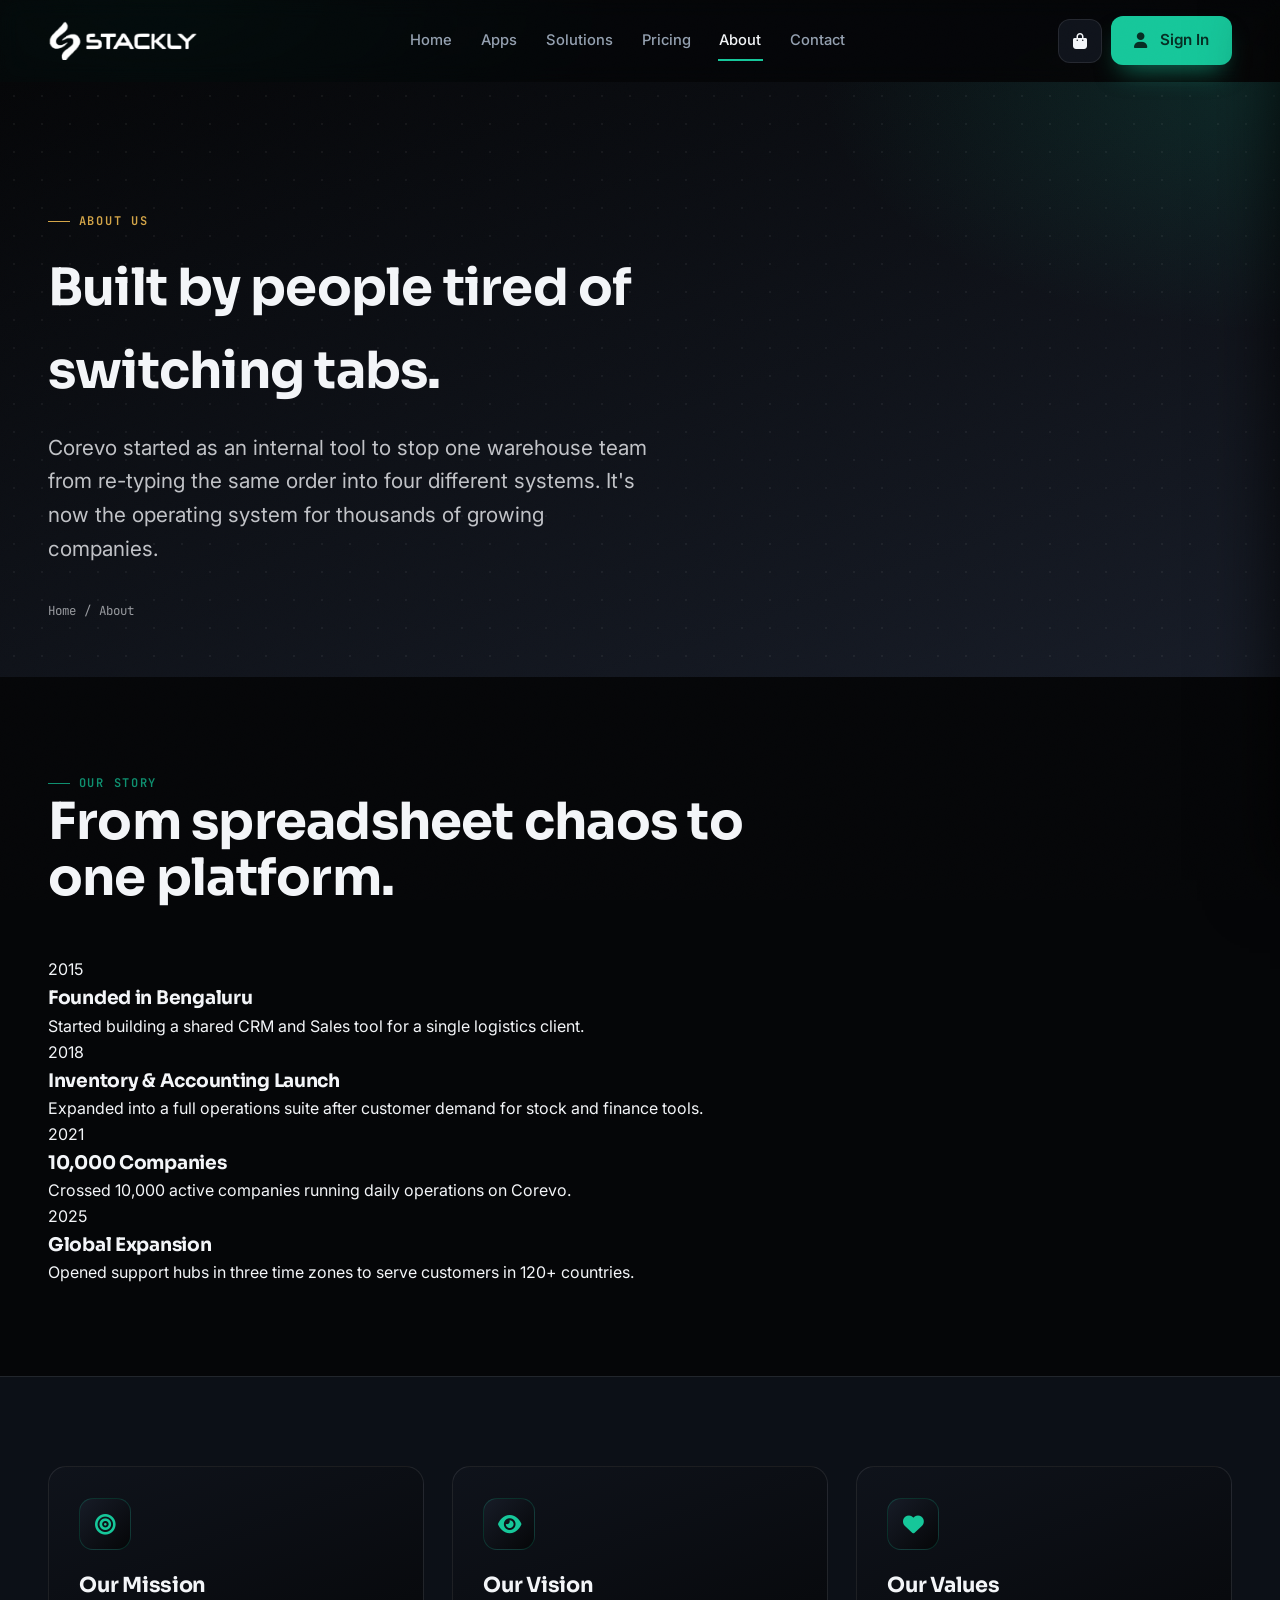
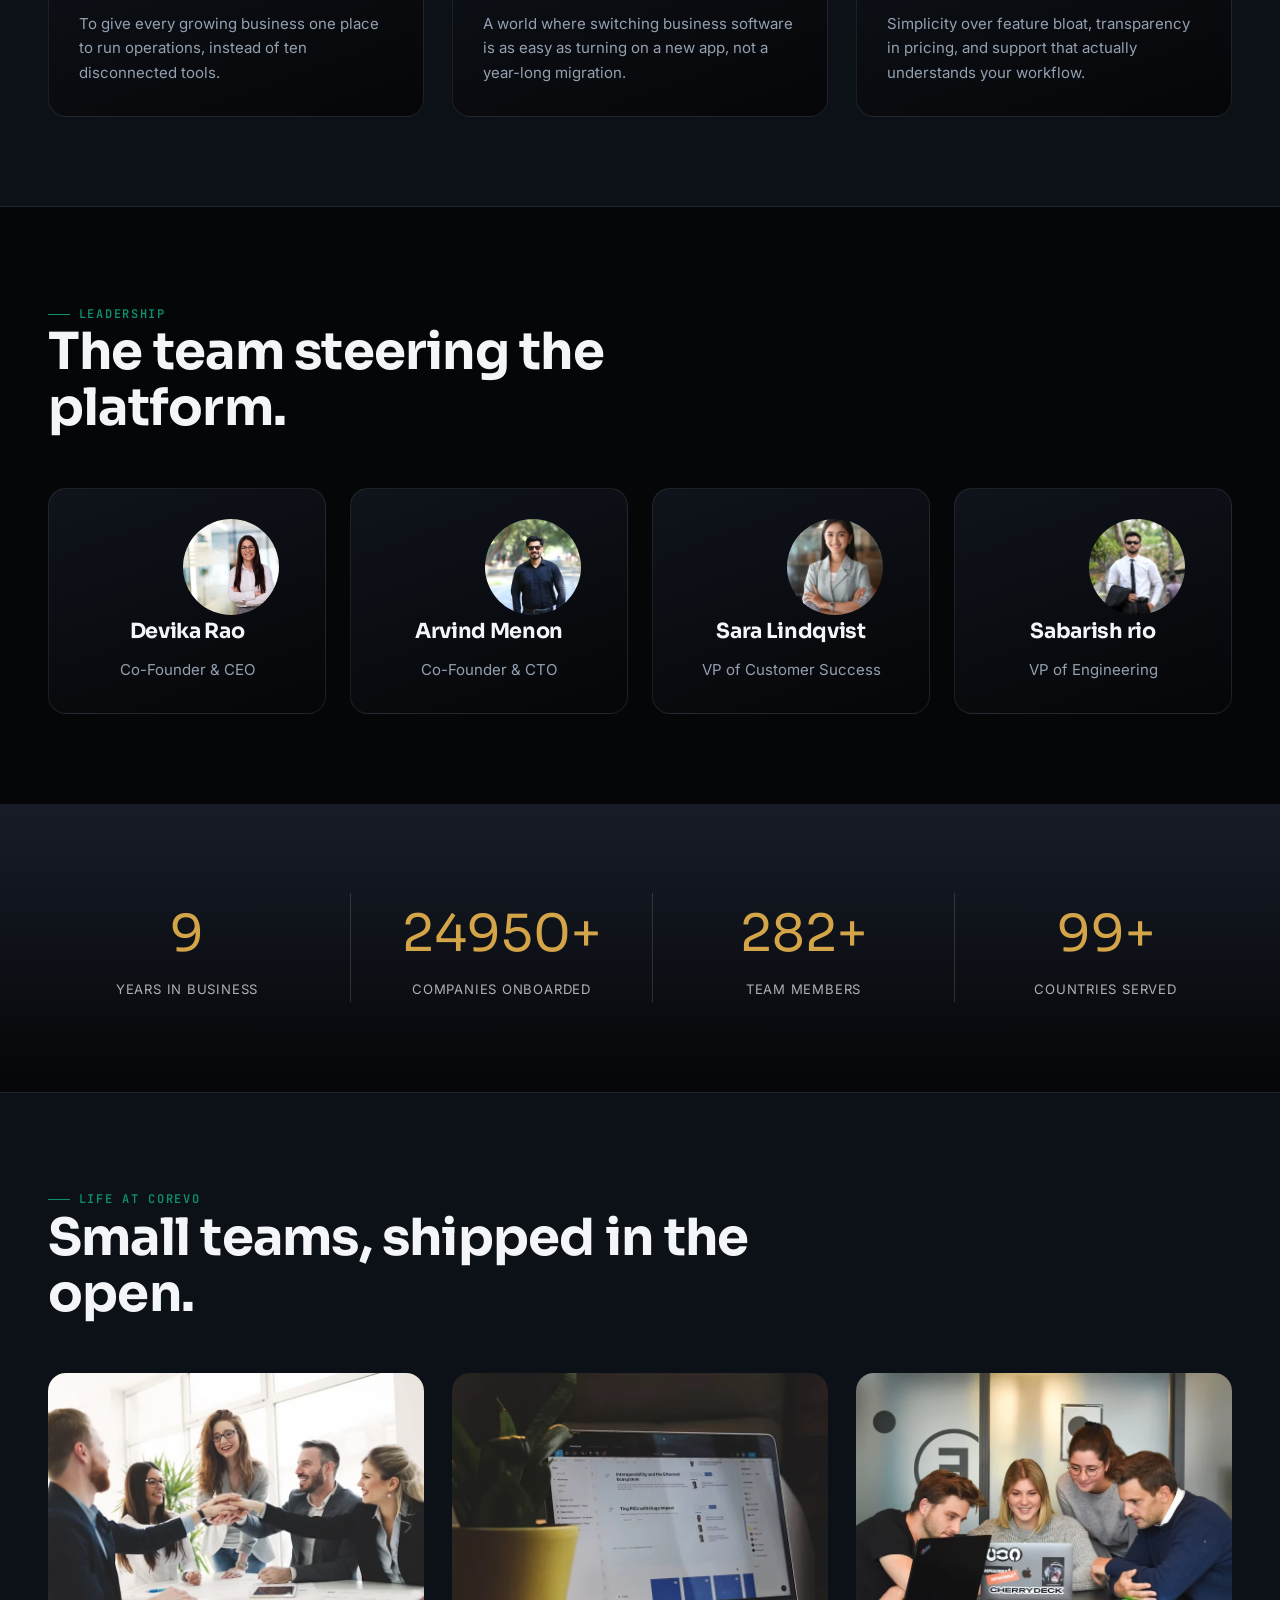
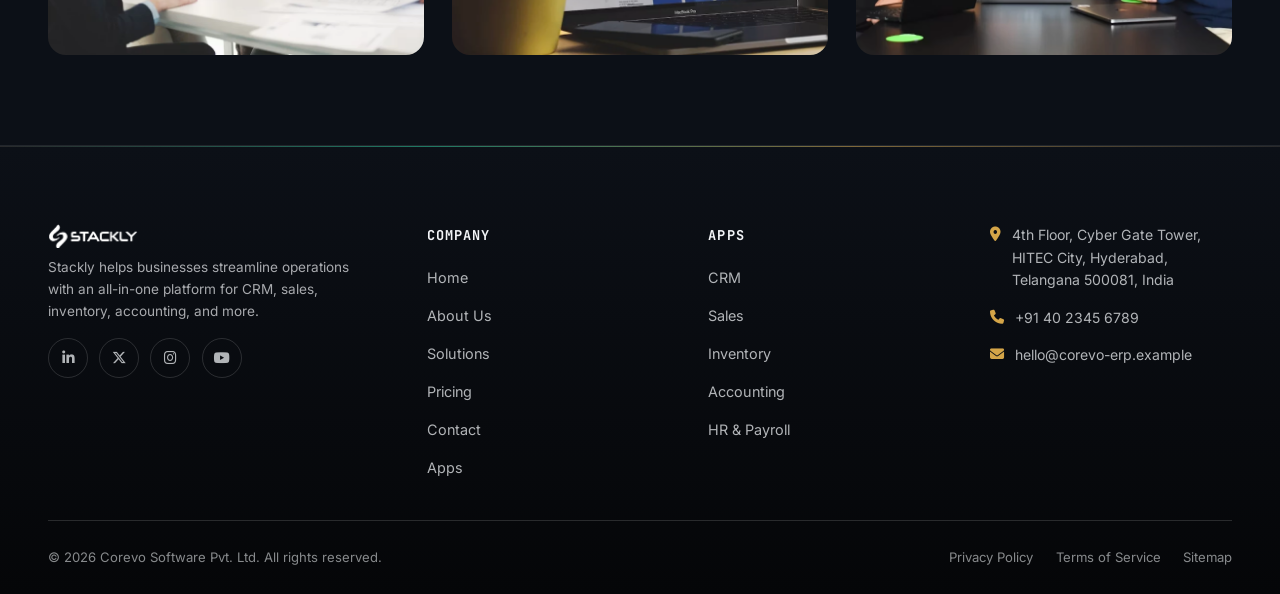
<file: about.html>
<!doctype html>
<html lang="en">
<head>
<meta charset="UTF-8">
<meta name="viewport" content="width=device-width, initial-scale=1.0, viewport-fit=cover">
<title>About Us | Corevo ERP</title>
<meta name="description" content="The story, mission and team behind the Corevo ERP platform.">
<link rel="icon" href="data:image/svg+xml,<svg xmlns=%22http://www.w3.org/2000/svg%22 viewBox=%220 0 100 100%22><rect width=%22100%22 height=%22100%22 rx=%2224%22 fill=%22%230B0F14%22/><rect x=%2222%22 y=%2222%22 width=%2224%22 height=%2224%22 rx=%226%22 fill=%22%2316C79A%22/><rect x=%2254%22 y=%2222%22 width=%2224%22 height=%2224%22 rx=%226%22 fill=%22%23D4A548%22/><rect x=%2222%22 y=%2254%22 width=%2224%22 height=%2224%22 rx=%226%22 fill=%22%23D4A548%22/><rect x=%2254%22 y=%2254%22 width=%2224%22 height=%2224%22 rx=%226%22 fill=%22%2316C79A%22/></svg>">
<link rel="preconnect" href="https://fonts.googleapis.com">
<link rel="preconnect" href="https://fonts.gstatic.com" crossorigin>
<link href="https://fonts.googleapis.com/css2?family=Sora:wght@500;600;700;800&family=Inter:wght@400;500;600;700&family=JetBrains+Mono:wght@500;600&display=swap" rel="stylesheet">
<link rel="stylesheet" href="https://cdnjs.cloudflare.com/ajax/libs/font-awesome/6.5.2/css/all.min.css">
<link rel="stylesheet" href="css/style.css">
</head>
<body>

<header class="site-header">
  <div class="header-inner">
    <a href="index.html" class="brand" aria-label="Corevo home">
      <img src="assets/logo_white.webp" alt="Corevo" class="brand-mark">
    </a>

    <nav class="main-nav" aria-label="Primary">
      <a href="index.html">Home</a>
      <a href="apps.html">Apps</a>
      <a href="solutions.html">Solutions</a>
      <a href="pricing.html">Pricing</a>
      <a href="about.html">About</a>
      <a href="contact.html">Contact</a>
    </nav>

    <div class="header-actions">
      <a href="bag.html" class="icon-btn" aria-label="View bag">
        <i class="fa-solid fa-bag-shopping"></i>
        <span class="bag-count">0</span>
      </a>
      <a href="login.html" class="btn btn-primary btn-signin">
        <i class="fa-solid fa-user"></i><span class="txt">&nbsp;Sign In</span>
      </a>
      <button class="hamburger" aria-label="Open menu" aria-expanded="false">
        <span></span><span></span><span></span>
      </button>
    </div>
  </div>
</header>

<div class="mobile-nav-overlay"></div>
<nav class="mobile-nav" aria-label="Mobile">
  <button class="mobile-nav-close" aria-label="Close menu"><i class="fa-solid fa-xmark"></i></button>
  <ul class="mobile-nav-links">
    <li><a href="index.html"><i class="fa-solid fa-house"></i>&nbsp; Home</a></li>
    <li><a href="apps.html"><i class="fa-solid fa-table-cells"></i>&nbsp; Apps</a></li>
    <li><a href="solutions.html"><i class="fa-solid fa-diagram-project"></i>&nbsp; Solutions</a></li>
    <li><a href="pricing.html"><i class="fa-solid fa-tag"></i>&nbsp; Pricing</a></li>
    <li><a href="about.html"><i class="fa-solid fa-building"></i>&nbsp; About</a></li>
    <li><a href="contact.html"><i class="fa-solid fa-envelope"></i>&nbsp; Contact</a></li>
  </ul>
  <div class="mobile-nav-actions">
    <a href="bag.html" class="btn btn-ghost btn-block"><i class="fa-solid fa-bag-shopping"></i> My Bag</a>
    <a href="login.html" class="btn btn-primary btn-block"><i class="fa-solid fa-user"></i> Sign In</a>
    <div class="mobile-nav-social">
      <a href="404.html" class="js-social-link" data-target="404.html" aria-label="LinkedIn"><i class="fa-brands fa-linkedin-in"></i></a>
      <a href="404.html" class="js-social-link" data-target="404.html" aria-label="Twitter"><i class="fa-brands fa-x-twitter"></i></a>
      <a href="404.html" class="js-social-link" data-target="404.html" aria-label="Instagram"><i class="fa-brands fa-instagram"></i></a>
      <a href="404.html" class="js-social-link" data-target="404.html" aria-label="YouTube"><i class="fa-brands fa-youtube"></i></a>
    </div>
  </div>
</nav>

<main>
<!-- ============ 1. PAGE HERO ============ -->
<section class="page-hero">
  <video class="page-hero-bg" src="assets/about.mp4" muted loop playsinline preload="metadata"></video>
  <div class="container">
    <span class="eyebrow">About Us</span>
    <h1>Built by people tired of switching tabs.</h1>
    <p class="lead">Corevo started as an internal tool to stop one warehouse team from re-typing the same order into four different systems. It's now the operating system for thousands of growing companies.</p>
    <div class="crumb"><a href="index.html">Home</a> / <span>About</span></div>
  </div>
</section>

<!-- ============ 2. OUR STORY / TIMELINE ============ -->
<section class="section">
  <div class="container">
    <div class="section-head reveal"><span class="eyebrow">Our story</span><h2 class="section-title">From spreadsheet chaos to one platform.</h2></div>
    <div class="process-track">
      <div class="process-step reveal"><span class="num">2015</span><div class="bar"></div><h3>Founded in Bengaluru</h3><p>Started building a shared CRM and Sales tool for a single logistics client.</p></div>
      <div class="process-step reveal"><span class="num">2018</span><div class="bar"></div><h3>Inventory &amp; Accounting Launch</h3><p>Expanded into a full operations suite after customer demand for stock and finance tools.</p></div>
      <div class="process-step reveal"><span class="num">2021</span><div class="bar"></div><h3>10,000 Companies</h3><p>Crossed 10,000 active companies running daily operations on Corevo.</p></div>
      <div class="process-step reveal"><span class="num">2025</span><div class="bar"></div><h3>Global Expansion</h3><p>Opened support hubs in three time zones to serve customers in 120+ countries.</p></div>
    </div>
  </div>
</section>

<!-- ============ 3. MISSION / VISION / VALUES ============ -->
<section class="section alt">
  <div class="container">
    <div class="grid-3 reveal-stagger">
      <div class="card"><div class="icon-wrap"><i class="fa-solid fa-bullseye"></i></div><h3 class="card-title">Our Mission</h3><p>To give every growing business one place to run operations, instead of ten disconnected tools.</p></div>
      <div class="card"><div class="icon-wrap"><i class="fa-solid fa-eye"></i></div><h3 class="card-title">Our Vision</h3><p>A world where switching business software is as easy as turning on a new app, not a year-long migration.</p></div>
      <div class="card"><div class="icon-wrap"><i class="fa-solid fa-heart"></i></div><h3 class="card-title">Our Values</h3><p>Simplicity over feature bloat, transparency in pricing, and support that actually understands your workflow.</p></div>
    </div>
  </div>
</section>

<!-- ============ 4. LEADERSHIP TEAM ============ -->
<section class="section">
  <div class="container">
    <div class="section-head reveal"><span class="eyebrow">Leadership</span><h2 class="section-title">The team steering the platform.</h2></div>
    <div class="grid-4 reveal-stagger">
      <div class="card" style="text-align:center;">
        <img src="assets/devika.webp" alt="Portrait of Devika Rao" style="width:96px;height:96px;border-radius:50%;object-fit:cover;margin-inline:auto 1rem;">
        <h3 class="card-title">Devika Rao</h3><p>Co-Founder &amp; CEO</p>
      </div>
      <div class="card" style="text-align:center;">
        <img src="assets/Arvind.webp" alt="Portrait of Arvind Menon" style="width:96px;height:96px;border-radius:50%;object-fit:cover;margin-inline:auto 1rem;">
        <h3 class="card-title">Arvind Menon</h3><p>Co-Founder &amp; CTO</p>
      </div>
      <div class="card" style="text-align:center;">
        <img src="assets/sara.webp" alt="Portrait of Sara Lindqvist" style="width:96px;height:96px;border-radius:50%;object-fit:cover;margin-inline:auto 1rem;">
        <h3 class="card-title">Sara Lindqvist</h3><p>VP of Customer Success</p>
      </div>
      <div class="card" style="text-align:center;">
        <img src="assets/sabu.webp" alt="Portrait of Thabo Nkosi" style="width:96px;height:96px;border-radius:50%;object-fit:cover;margin-inline:auto 1rem;">
        <h3 class="card-title">Sabarish rio</h3><p>VP of Engineering</p>
      </div>
    </div>
  </div>
</section>

<!-- ============ 5. MILESTONES / COUNTERS ============ -->
<section class="section dark">
  <div class="container">
    <div class="counter-strip reveal">
      <div class="item"><span class="num"><span data-count="11">0</span></span><span class="lbl">Years in Business</span></div>
      <div class="item"><span class="num"><span data-count="30000" data-suffix="+">0</span></span><span class="lbl">Companies Onboarded</span></div>
      <div class="item"><span class="num"><span data-count="340" data-suffix="+">0</span></span><span class="lbl">Team Members</span></div>
      <div class="item"><span class="num"><span data-count="120" data-suffix="+">0</span></span><span class="lbl">Countries Served</span></div>
    </div>
  </div>
</section>

<!-- ============ 6. CULTURE / OFFICE GALLERY ============ -->
<section class="section alt">
  <div class="container">
    <div class="section-head reveal"><span class="eyebrow">Life at Corevo</span><h2 class="section-title">Small teams, shipped in the open.</h2></div>
    <div class="grid-3 reveal-stagger">
      <img src="assets/team1.webp" alt="Team standup meeting in a modern office" style="border-radius:var(--radius-md); aspect-ratio:4/3; object-fit:cover;">
      <img src="assets/team3.webp" alt="Engineer working at a dual-monitor desk" style="border-radius:var(--radius-md); aspect-ratio:4/3; object-fit:cover;">
      <img src="assets/team2.webp" alt="Casual team lounge and breakout area" style="border-radius:var(--radius-md); aspect-ratio:4/3; object-fit:cover;">
    </div>
  </div>
</section>

</main>
<footer class="site-footer">
  <div class="container">
    <div class="footer-top">
      <div class="footer-col footer-brand open">
        <a href="index.html"><img src="assets/logo_white.webp" alt="Corevo" style="height:24px; width:auto;"></a>
        <p style="color:rgba(243,245,248,.68); font-size:.85rem; margin:8px 0 12px;">Stackly helps businesses streamline operations with an all-in-one platform for CRM, sales, inventory, accounting, and more.</p>
        <div class="footer-social">
          <a href="404.html" class="js-social-link" data-target="404.html" aria-label="LinkedIn"><i class="fa-brands fa-linkedin-in"></i></a>
          <a href="404.html" class="js-social-link" data-target="404.html" aria-label="Twitter"><i class="fa-brands fa-x-twitter"></i></a>
          <a href="404.html" class="js-social-link" data-target="404.html" aria-label="Instagram"><i class="fa-brands fa-instagram"></i></a>
          <a href="404.html" class="js-social-link" data-target="404.html" aria-label="YouTube"><i class="fa-brands fa-youtube"></i></a>
        </div>
      </div>

      <div class="footer-col">
        <button class="footer-toggle" type="button">Company <i class="fa-solid fa-chevron-down"></i></button>
        <div class="footer-col-body">
          <h4 class="desktop-only-label">Company</h4>
          <ul>
            <li><a href="index.html">Home</a></li>
            <li><a href="about.html">About Us</a></li>
            <li><a href="solutions.html">Solutions</a></li>
            <li><a href="pricing.html">Pricing</a></li>
            <li><a href="contact.html">Contact</a></li>
            <li><a href="apps.html">Apps</a></li>
          </ul>
        </div>
      </div>

      <div class="footer-col">
        <button class="footer-toggle" type="button">Apps <i class="fa-solid fa-chevron-down"></i></button>
        <div class="footer-col-body">
          <h4 class="desktop-only-label">Apps</h4>
          <ul>
            <li><a href="404.html">CRM</a></li>
            <li><a href="404.html">Sales</a></li>
            <li><a href="404.html">Inventory</a></li>
            <li><a href="404.html">Accounting</a></li>
            <li><a href="404.html">HR &amp; Payroll</a></li>
          </ul>
        </div>
      </div>

      <div class="footer-col">
        <button class="footer-toggle" type="button">Get In Touch <i class="fa-solid fa-chevron-down"></i></button>
        <div class="footer-col-body">
          <div class="footer-address"><i class="fa-solid fa-location-dot"></i><span>4th Floor, Cyber Gate Tower, HITEC City, Hyderabad, Telangana 500081, India</span></div>
          <div class="footer-address"><i class="fa-solid fa-phone"></i><span>+91 40 2345 6789</span></div>
          <div class="footer-address"><i class="fa-solid fa-envelope"></i><span>hello@corevo-erp.example</span></div>
        </div>
      </div>
    </div>

    <div class="footer-bottom">
      <p>&copy; 2026 Corevo Software Pvt. Ltd. All rights reserved.</p>
      <div class="footer-bottom-links">
        <a href="404.html" class="js-social-link" data-target="404.html">Privacy Policy</a>
        <a href="404.html" class="js-social-link" data-target="404.html">Terms of Service</a>
        <a href="404.html" class="js-social-link" data-target="404.html">Sitemap</a>
      </div>
    </div>
  </div>
</footer>


<script src="js/main.js"></script>
<script src="js/cart.js"></script>
</body>
</html>
</file>
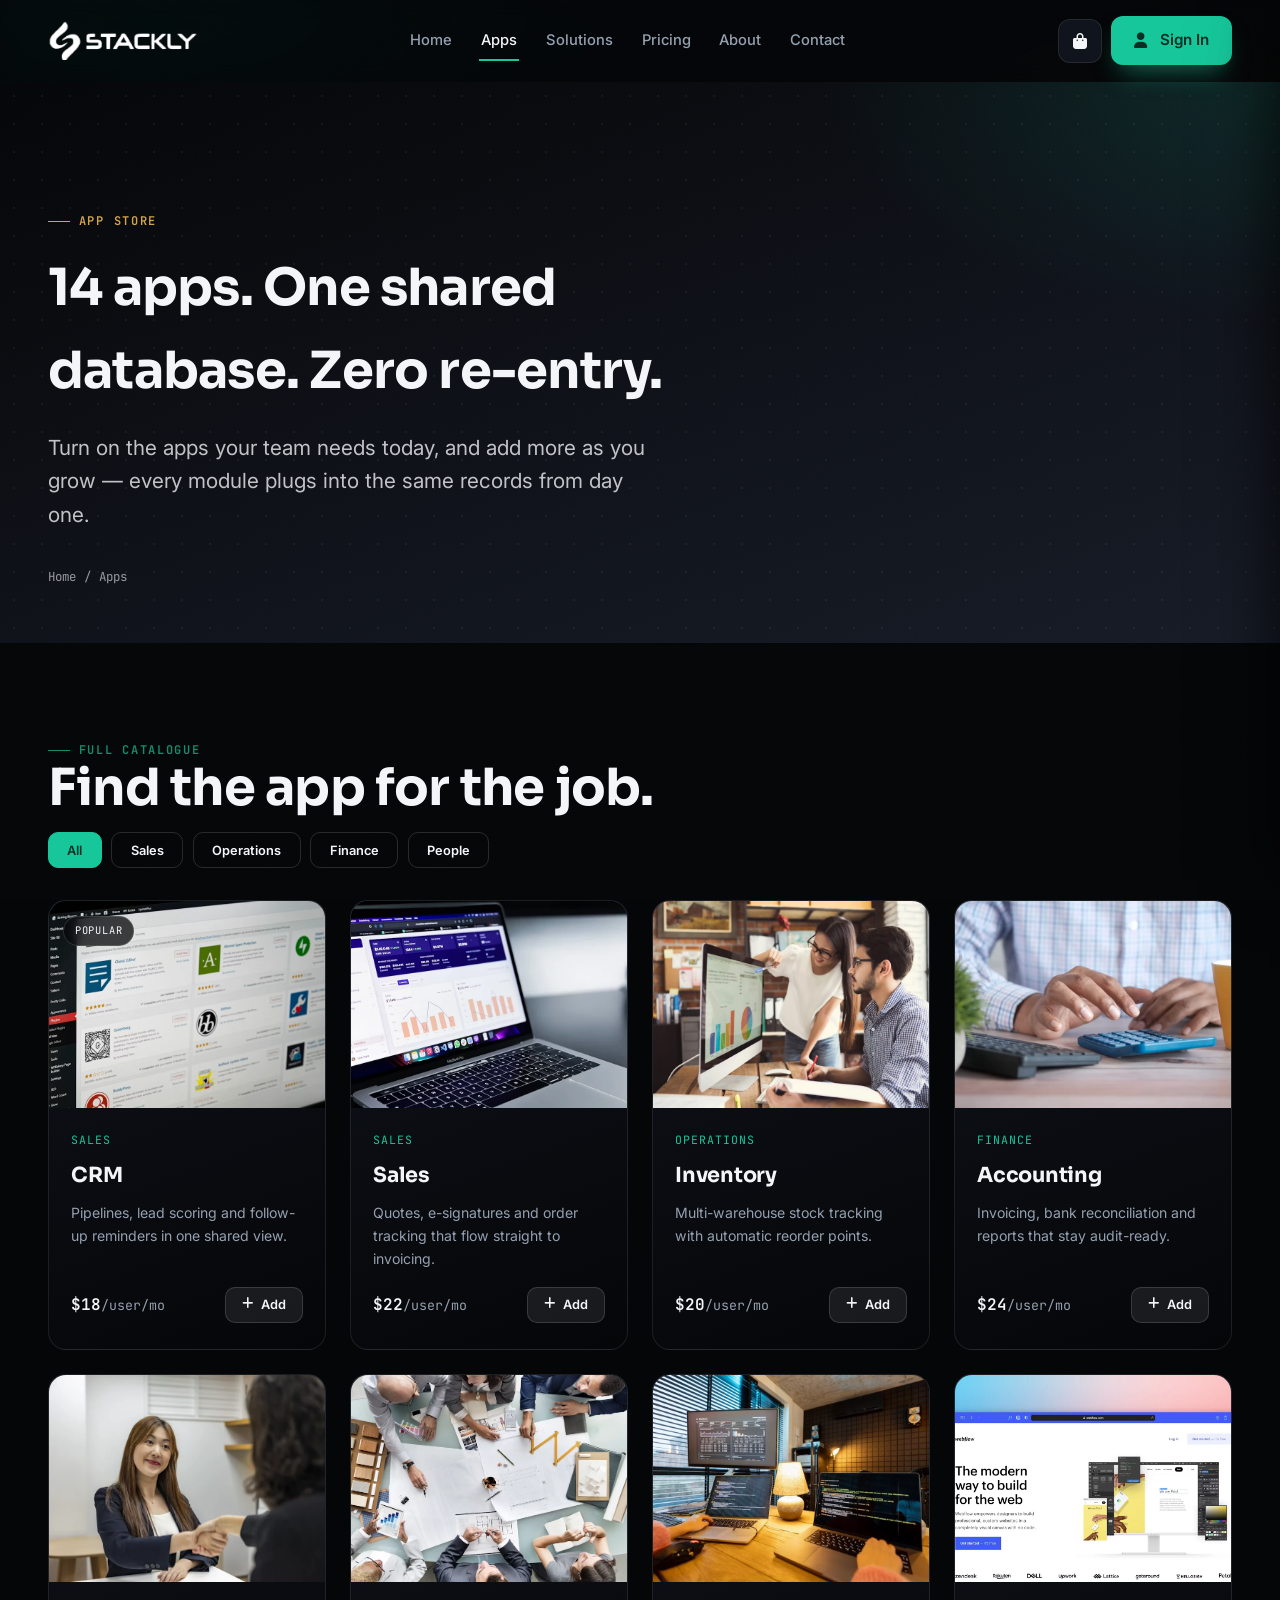
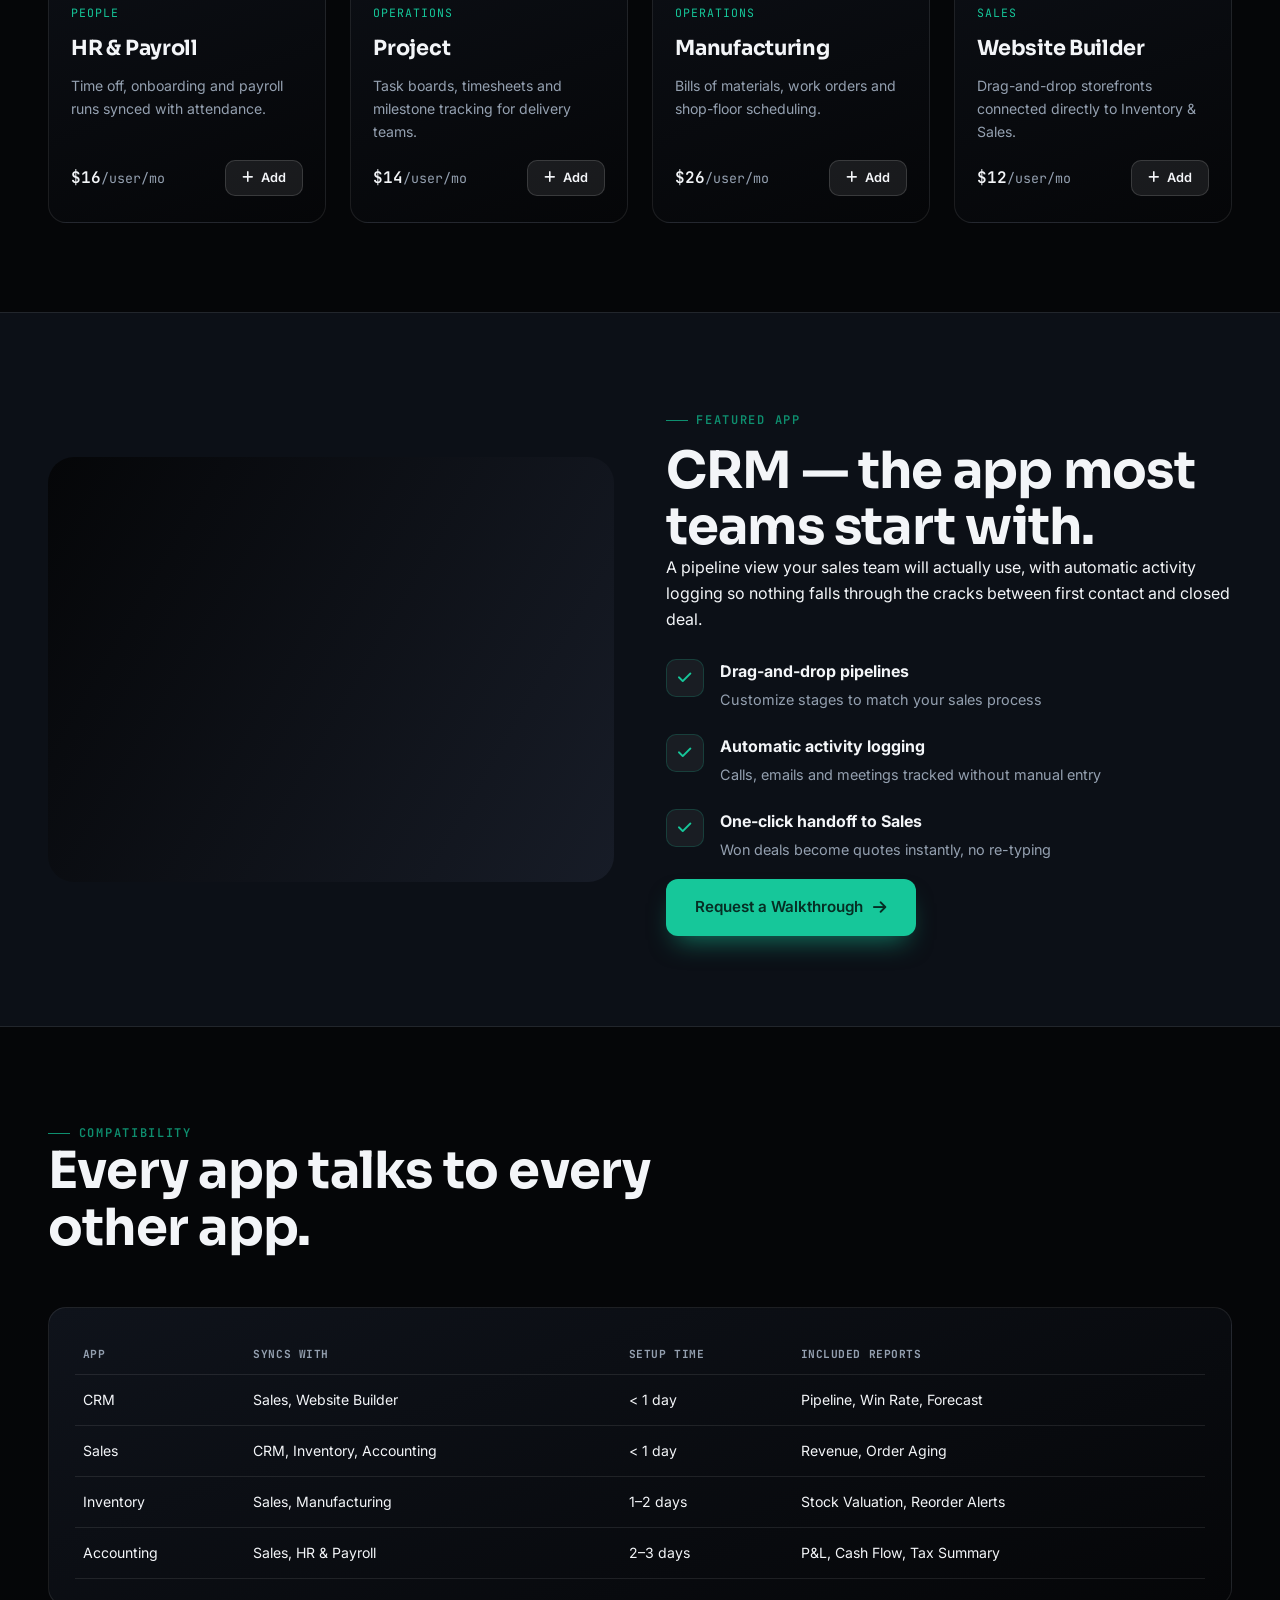
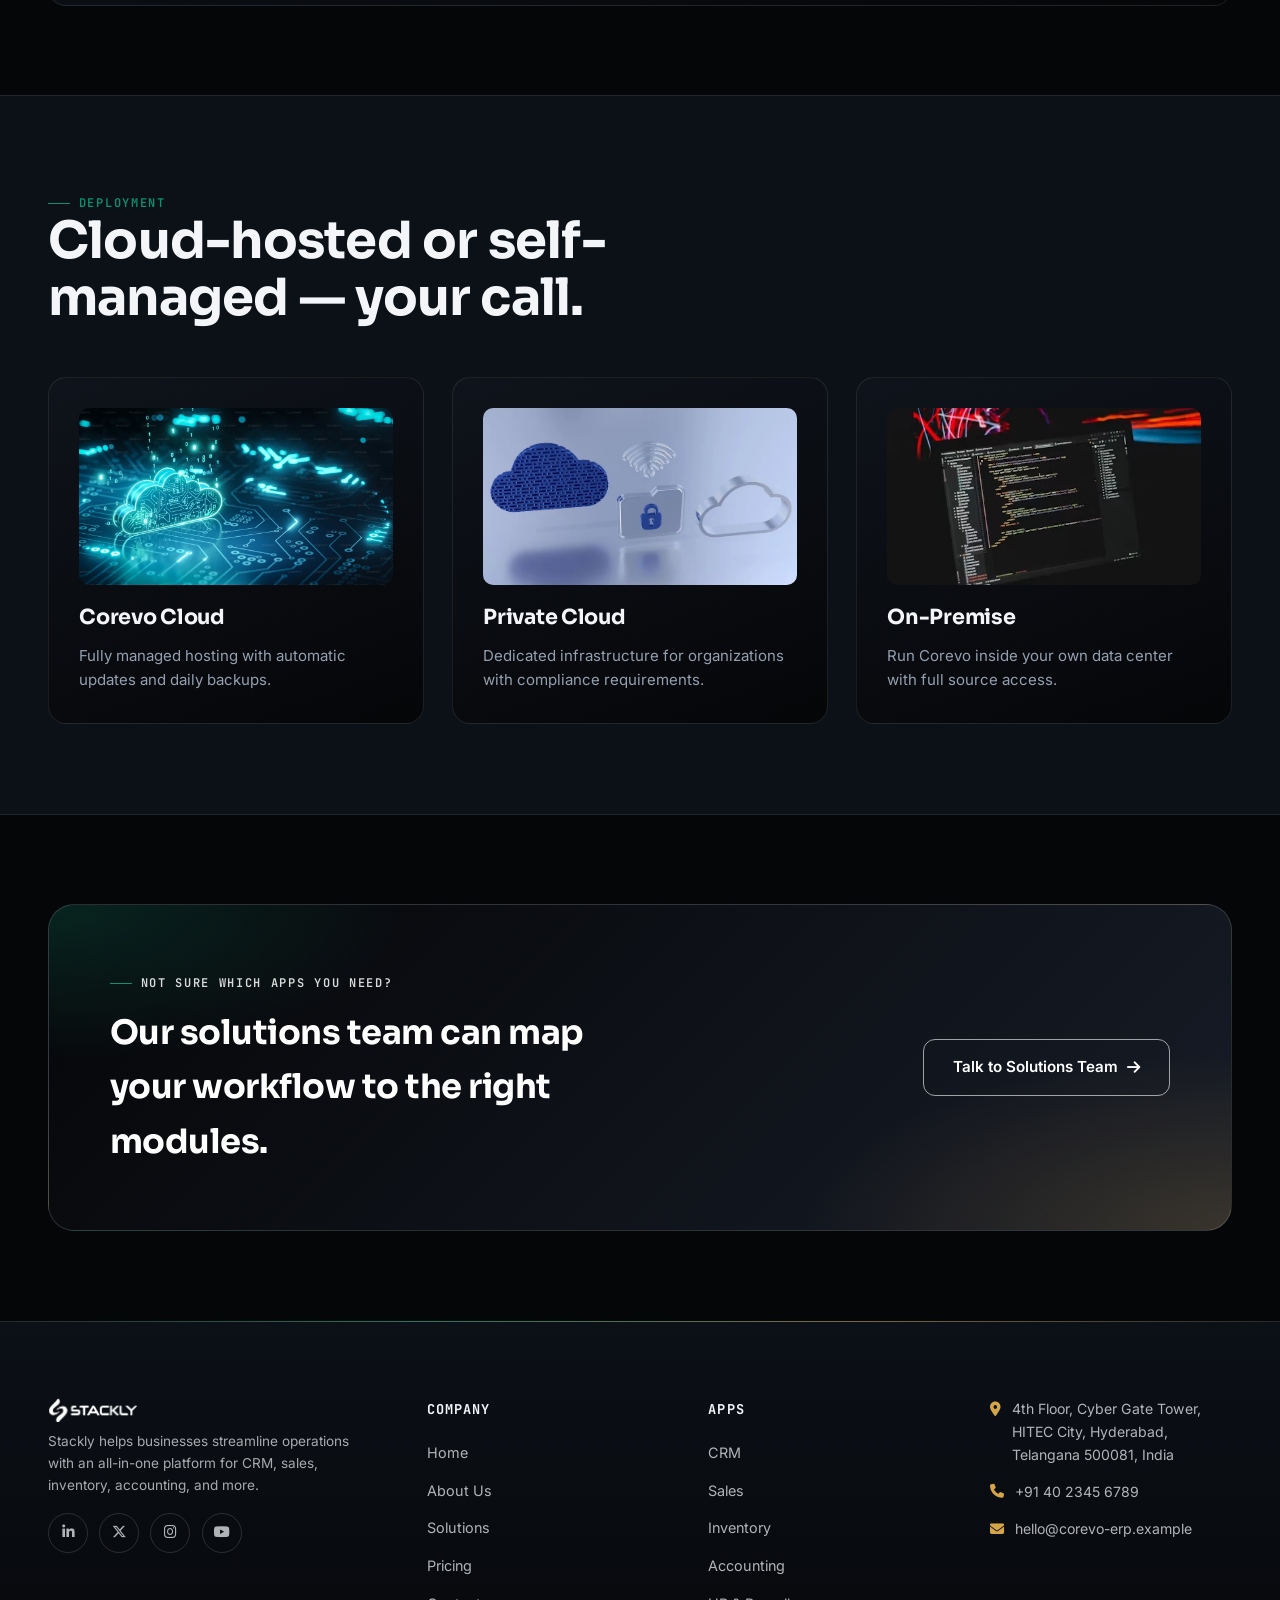
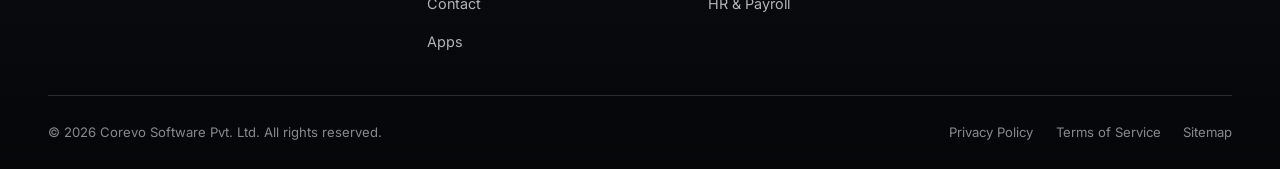
<file: apps.html>
<!doctype html>
<html lang="en">
<head>
<meta charset="UTF-8">
<meta name="viewport" content="width=device-width, initial-scale=1.0, viewport-fit=cover">
<title>Apps | Corevo ERP</title>
<meta name="description" content="Browse the full Corevo app store — CRM, Sales, Inventory, Accounting, HR, Manufacturing and more.">
<link rel="icon" href="data:image/svg+xml,<svg xmlns=%22http://www.w3.org/2000/svg%22 viewBox=%220 0 100 100%22><rect width=%22100%22 height=%22100%22 rx=%2224%22 fill=%22%230B0F14%22/><rect x=%2222%22 y=%2222%22 width=%2224%22 height=%2224%22 rx=%226%22 fill=%22%2316C79A%22/><rect x=%2254%22 y=%2222%22 width=%2224%22 height=%2224%22 rx=%226%22 fill=%22%23D4A548%22/><rect x=%2222%22 y=%2254%22 width=%2224%22 height=%2224%22 rx=%226%22 fill=%22%23D4A548%22/><rect x=%2254%22 y=%2254%22 width=%2224%22 height=%2224%22 rx=%226%22 fill=%22%2316C79A%22/></svg>">
<link rel="preconnect" href="https://fonts.googleapis.com">
<link rel="preconnect" href="https://fonts.gstatic.com" crossorigin>
<link href="https://fonts.googleapis.com/css2?family=Sora:wght@500;600;700;800&family=Inter:wght@400;500;600;700&family=JetBrains+Mono:wght@500;600&display=swap" rel="stylesheet">
<link rel="stylesheet" href="https://cdnjs.cloudflare.com/ajax/libs/font-awesome/6.5.2/css/all.min.css">
<link rel="stylesheet" href="css/style.css">
</head>
<body>

<header class="site-header">
  <div class="header-inner">
    <a href="index.html" class="brand" aria-label="Corevo home">
      <img src="assets/logo_white.webp" alt="Corevo" class="brand-mark">
    </a>

    <nav class="main-nav" aria-label="Primary">
      <a href="index.html">Home</a>
      <a href="apps.html">Apps</a>
      <a href="solutions.html">Solutions</a>
      <a href="pricing.html">Pricing</a>
      <a href="about.html">About</a>
      <a href="contact.html">Contact</a>
    </nav>

    <div class="header-actions">
      <a href="bag.html" class="icon-btn" aria-label="View bag">
        <i class="fa-solid fa-bag-shopping"></i>
        <span class="bag-count">0</span>
      </a>
      <a href="login.html" class="btn btn-primary btn-signin">
        <i class="fa-solid fa-user"></i><span class="txt">&nbsp;Sign In</span>
      </a>
      <button class="hamburger" aria-label="Open menu" aria-expanded="false">
        <span></span><span></span><span></span>
      </button>
    </div>
  </div>
</header>

<div class="mobile-nav-overlay"></div>
<nav class="mobile-nav" aria-label="Mobile">
  <button class="mobile-nav-close" aria-label="Close menu"><i class="fa-solid fa-xmark"></i></button>
  <ul class="mobile-nav-links">
    <li><a href="index.html"><i class="fa-solid fa-house"></i>&nbsp; Home</a></li>
    <li><a href="apps.html"><i class="fa-solid fa-table-cells"></i>&nbsp; Apps</a></li>
    <li><a href="solutions.html"><i class="fa-solid fa-diagram-project"></i>&nbsp; Solutions</a></li>
    <li><a href="pricing.html"><i class="fa-solid fa-tag"></i>&nbsp; Pricing</a></li>
    <li><a href="about.html"><i class="fa-solid fa-building"></i>&nbsp; About</a></li>
    <li><a href="contact.html"><i class="fa-solid fa-envelope"></i>&nbsp; Contact</a></li>
  </ul>
  <div class="mobile-nav-actions">
    <a href="bag.html" class="btn btn-ghost btn-block"><i class="fa-solid fa-bag-shopping"></i> My Bag</a>
    <a href="login.html" class="btn btn-primary btn-block"><i class="fa-solid fa-user"></i> Sign In</a>
    <div class="mobile-nav-social">
      <a href="404.html" class="js-social-link" data-target="404.html" aria-label="LinkedIn"><i class="fa-brands fa-linkedin-in"></i></a>
      <a href="404.html" class="js-social-link" data-target="404.html" aria-label="Twitter"><i class="fa-brands fa-x-twitter"></i></a>
      <a href="404.html" class="js-social-link" data-target="404.html" aria-label="Instagram"><i class="fa-brands fa-instagram"></i></a>
      <a href="404.html" class="js-social-link" data-target="404.html" aria-label="YouTube"><i class="fa-brands fa-youtube"></i></a>
    </div>
  </div>
</nav>

<main>
<!-- ============ 1. PAGE HERO ============ -->
<section class="page-hero page-hero--video">
  <video class="page-hero-bg" src="assets/Apps_compressed.mp4" muted loop playsinline preload="metadata"></video>
  <div class="container">
    <span class="eyebrow">App Store</span>
    <h1>14 apps. One shared database. Zero re-entry.</h1>
    <p class="lead">Turn on the apps your team needs today, and add more as you grow — every module plugs into the same records from day one.</p>
    <div class="crumb"><a href="index.html">Home</a> / <span>Apps</span></div>
  </div>
</section>

<!-- ============ 2. FILTER + APP GRID ============ -->
<section class="section">
  <div class="container">
    <div class="section-head reveal" style="display:flex; align-items:center; justify-content:space-between; flex-wrap:wrap; gap:1rem; margin-bottom:2rem;">
      <div><span class="eyebrow">Full catalogue</span><h2 class="section-title">Find the app for the job.</h2></div>
      <div style="display:flex; gap:.6rem; flex-wrap:wrap;">
        <button class="btn btn-sm btn-outline" data-filter="all" style="background:var(--teal);color:#062E24;border-color:var(--teal);">All</button>
        <button class="btn btn-sm btn-outline" data-filter="sales">Sales</button>
        <button class="btn btn-sm btn-outline" data-filter="ops">Operations</button>
        <button class="btn btn-sm btn-outline" data-filter="finance">Finance</button>
        <button class="btn btn-sm btn-outline" data-filter="people">People</button>
      </div>
    </div>

    <div class="grid-4 reveal-stagger" id="app-grid">
      <div class="product-card" data-group="sales">
        <div class="product-media"><span class="product-tag">Popular</span><img src="assets/CRM.webp" alt="CRM" class="product-img"></div>
        <div class="product-body"><span class="cat">Sales</span><h3 class="card-title">CRM</h3><p>Pipelines, lead scoring and follow-up reminders in one shared view.</p>
          <div class="product-foot"><span class="product-price">$18<small>/user/mo</small></span><button class="add-bag-btn" data-id="a1" data-name="CRM" data-cat="Sales" data-price="18" data-icon="crm"><i class="fa-solid fa-plus"></i> Add</button></div>
        </div>
      </div>
      <div class="product-card" data-group="sales">
        <div class="product-media"><img src="assets/Sales.webp" alt="Sales" class="product-img"></div>
        <div class="product-body"><span class="cat">Sales</span><h3 class="card-title">Sales</h3><p>Quotes, e-signatures and order tracking that flow straight to invoicing.</p>
          <div class="product-foot"><span class="product-price">$22<small>/user/mo</small></span><button class="add-bag-btn" data-id="a2" data-name="Sales" data-cat="Sales" data-price="22" data-icon="sales"><i class="fa-solid fa-plus"></i> Add</button></div>
        </div>
      </div>
      <div class="product-card" data-group="ops">
        <div class="product-media"><img src="assets/inventory.webp" alt="Inventory" class="product-img"></div>
        <div class="product-body"><span class="cat">Operations</span><h3 class="card-title">Inventory</h3><p>Multi-warehouse stock tracking with automatic reorder points.</p>
          <div class="product-foot"><span class="product-price">$20<small>/user/mo</small></span><button class="add-bag-btn" data-id="a3" data-name="Inventory" data-cat="Operations" data-price="20" data-icon="inventory"><i class="fa-solid fa-plus"></i> Add</button></div>
        </div>
      </div>
      <div class="product-card" data-group="finance">
        <div class="product-media"><img src="assets/Accounting.webp" alt="Accounting" class="product-img"></div>
        <div class="product-body"><span class="cat">Finance</span><h3 class="card-title">Accounting</h3><p>Invoicing, bank reconciliation and reports that stay audit-ready.</p>
          <div class="product-foot"><span class="product-price">$24<small>/user/mo</small></span><button class="add-bag-btn" data-id="a4" data-name="Accounting" data-cat="Finance" data-price="24" data-icon="accounting"><i class="fa-solid fa-plus"></i> Add</button></div>
        </div>
      </div>
      <div class="product-card" data-group="people">
        <div class="product-media"><img src="assets/HR.webp" alt="HR" class="product-img"></div>
        <div class="product-body"><span class="cat">People</span><h3 class="card-title">HR &amp; Payroll</h3><p>Time off, onboarding and payroll runs synced with attendance.</p>
          <div class="product-foot"><span class="product-price">$16<small>/user/mo</small></span><button class="add-bag-btn" data-id="a5" data-name="HR &amp; Payroll" data-cat="People" data-price="16" data-icon="hr"><i class="fa-solid fa-plus"></i> Add</button></div>
        </div>
      </div>
      <div class="product-card" data-group="ops">
        <div class="product-media"><img src="assets/Project.webp" alt="Project" class="product-img"></div>
        <div class="product-body"><span class="cat">Operations</span><h3 class="card-title">Project</h3><p>Task boards, timesheets and milestone tracking for delivery teams.</p>
          <div class="product-foot"><span class="product-price">$14<small>/user/mo</small></span><button class="add-bag-btn" data-id="a6" data-name="Project" data-cat="Operations" data-price="14" data-icon="project"><i class="fa-solid fa-plus"></i> Add</button></div>
        </div>
      </div>
      <div class="product-card" data-group="ops">
        <div class="product-media"><img src="assets/manufacturing.webp" alt="Manufacturing" class="product-img"></div>
        <div class="product-body"><span class="cat">Operations</span><h3 class="card-title">Manufacturing</h3><p>Bills of materials, work orders and shop-floor scheduling.</p>
          <div class="product-foot"><span class="product-price">$26<small>/user/mo</small></span><button class="add-bag-btn" data-id="a7" data-name="Manufacturing" data-cat="Operations" data-price="26" data-icon="manufacturing"><i class="fa-solid fa-plus"></i> Add</button></div>
        </div>
      </div>
      <div class="product-card" data-group="sales">
        <div class="product-media"><img src="assets/website_builder.webp" alt="Website Builder" class="product-img"></div>
        <div class="product-body"><span class="cat">Sales</span><h3 class="card-title">Website Builder</h3><p>Drag-and-drop storefronts connected directly to Inventory &amp; Sales.</p>
          <div class="product-foot"><span class="product-price">$12<small>/user/mo</small></span><button class="add-bag-btn" data-id="a8" data-name="Website Builder" data-cat="Sales" data-price="12" data-icon="website"><i class="fa-solid fa-plus"></i> Add</button></div>
        </div>
      </div>
    </div>
  </div>
</section>

<!-- ============ 3. FEATURED SPOTLIGHT ============ -->
<section class="section alt">
  <div class="container">
    <div class="split reveal">
      <div class="media-showcase" style="aspect-ratio:4/3;">
        <video src="assets/video_2_compressed.mp4" muted loop playsinline preload="metadata"></video>
      </div>
      <div>
        <span class="eyebrow">Featured app</span>
        <h2 class="section-title" style="margin-top:.8rem;">CRM — the app most teams start with.</h2>
        <p class="lead">A pipeline view your sales team will actually use, with automatic activity logging so nothing falls through the cracks between first contact and closed deal.</p>
        <ul class="feature-list">
          <li><span class="fi"><i class="fa-solid fa-check"></i></span><div><b>Drag-and-drop pipelines</b><span>Customize stages to match your sales process</span></div></li>
          <li><span class="fi"><i class="fa-solid fa-check"></i></span><div><b>Automatic activity logging</b><span>Calls, emails and meetings tracked without manual entry</span></div></li>
          <li><span class="fi"><i class="fa-solid fa-check"></i></span><div><b>One-click handoff to Sales</b><span>Won deals become quotes instantly, no re-typing</span></div></li>
        </ul>
        <a href="404.html" class="btn btn-primary" style="margin-top:1rem;">Request a Walkthrough <i class="fa-solid fa-arrow-right"></i></a>
      </div>
    </div>
  </div>
</section>

<!-- ============ 4. INTEGRATION / COMPATIBILITY TABLE ============ -->
<section class="section">
  <div class="container">
    <div class="section-head reveal"><span class="eyebrow">Compatibility</span><h2 class="section-title">Every app talks to every other app.</h2></div>
    <div class="panel reveal" style="overflow-x:auto;">
      <table class="data-table">
        <thead><tr><th>App</th><th>Syncs With</th><th>Setup Time</th><th>Included Reports</th></tr></thead>
        <tbody>
          <tr><td>CRM</td><td>Sales, Website Builder</td><td>&lt; 1 day</td><td>Pipeline, Win Rate, Forecast</td></tr>
          <tr><td>Sales</td><td>CRM, Inventory, Accounting</td><td>&lt; 1 day</td><td>Revenue, Order Aging</td></tr>
          <tr><td>Inventory</td><td>Sales, Manufacturing</td><td>1–2 days</td><td>Stock Valuation, Reorder Alerts</td></tr>
          <tr><td>Accounting</td><td>Sales, HR &amp; Payroll</td><td>2–3 days</td><td>P&amp;L, Cash Flow, Tax Summary</td></tr>
        </tbody>
      </table>
    </div>
  </div>
</section>

<!-- ============ 5. DEPLOYMENT OPTIONS ============ -->
<section class="section alt">
  <div class="container">
    <div class="section-head reveal"><span class="eyebrow">Deployment</span><h2 class="section-title">Cloud-hosted or self-managed — your call.</h2></div>
    <div class="grid-3 reveal-stagger">
      <div class="card"><img src="assets/cloud.webp" alt="Cloud" class="card-img"><h3 class="card-title">Corevo Cloud</h3><p>Fully managed hosting with automatic updates and daily backups.</p></div>
      <div class="card"><img src="assets/private_cloud.webp" alt="Private Cloud" class="card-img"><h3 class="card-title">Private Cloud</h3><p>Dedicated infrastructure for organizations with compliance requirements.</p></div>
      <div class="card"><img src="assets/Premise.webp" alt="On-Premise" class="card-img"><h3 class="card-title">On-Premise</h3><p>Run Corevo inside your own data center with full source access.</p></div>
    </div>
  </div>
</section>

<!-- ============ 6. CTA ============ -->
<section class="section">
  <div class="container reveal">
    <div class="cta-banner">
      <div><span class="eyebrow" style="color:rgba(255,255,255,.85);">Not sure which apps you need?</span><h2 style="margin-top:.8rem;">Our solutions team can map your workflow to the right modules.</h2></div>
      <a href="404.html" class="btn btn-outline">Talk to Solutions Team <i class="fa-solid fa-arrow-right"></i></a>
    </div>
  </div>
</section>

<script>
document.querySelectorAll('[data-filter]').forEach(function(btn){
  btn.addEventListener('click', function(){
    document.querySelectorAll('[data-filter]').forEach(function(b){ b.style.background='transparent'; b.style.color='var(--paper)'; b.style.borderColor='var(--line-light)'; });
    btn.style.background='var(--teal)'; btn.style.color='#062E24'; btn.style.borderColor='var(--teal)';
    var f = btn.getAttribute('data-filter');
    document.querySelectorAll('#app-grid .product-card').forEach(function(card){
      card.style.display = (f==='all' || card.getAttribute('data-group')===f) ? '' : 'none';
    });
  });
});
</script>

</main>
<footer class="site-footer">
  <div class="container">
    <div class="footer-top">
      <div class="footer-col footer-brand open">
        <a href="index.html"><img src="assets/logo_white.webp" alt="Corevo" style="height:24px; width:auto;"></a>
        <p style="color:rgba(243,245,248,.68); font-size:.85rem; margin:8px 0 12px;">Stackly helps businesses streamline operations with an all-in-one platform for CRM, sales, inventory, accounting, and more.</p>
        <div class="footer-social">
          <a href="404.html" class="js-social-link" data-target="404.html" aria-label="LinkedIn"><i class="fa-brands fa-linkedin-in"></i></a>
          <a href="404.html" class="js-social-link" data-target="404.html" aria-label="Twitter"><i class="fa-brands fa-x-twitter"></i></a>
          <a href="404.html" class="js-social-link" data-target="404.html" aria-label="Instagram"><i class="fa-brands fa-instagram"></i></a>
          <a href="404.html" class="js-social-link" data-target="404.html" aria-label="YouTube"><i class="fa-brands fa-youtube"></i></a>
        </div>
      </div>

      <div class="footer-col">
        <button class="footer-toggle" type="button">Company <i class="fa-solid fa-chevron-down"></i></button>
        <div class="footer-col-body">
          <h4 class="desktop-only-label">Company</h4>
          <ul>
            <li><a href="index.html">Home</a></li>
            <li><a href="about.html">About Us</a></li>
            <li><a href="solutions.html">Solutions</a></li>
            <li><a href="pricing.html">Pricing</a></li>
            <li><a href="contact.html">Contact</a></li>
            <li><a href="apps.html">Apps</a></li>
          </ul>
        </div>
      </div>

      <div class="footer-col">
        <button class="footer-toggle" type="button">Apps <i class="fa-solid fa-chevron-down"></i></button>
        <div class="footer-col-body">
          <h4 class="desktop-only-label">Apps</h4>
          <ul>
            <li><a href="404.html">CRM</a></li>
            <li><a href="404.html">Sales</a></li>
            <li><a href="404.html">Inventory</a></li>
            <li><a href="404.html">Accounting</a></li>
            <li><a href="404.html">HR &amp; Payroll</a></li>
          </ul>
        </div>
      </div>

      <div class="footer-col">
        <button class="footer-toggle" type="button">Get In Touch <i class="fa-solid fa-chevron-down"></i></button>
        <div class="footer-col-body">
          <div class="footer-address"><i class="fa-solid fa-location-dot"></i><span>4th Floor, Cyber Gate Tower, HITEC City, Hyderabad, Telangana 500081, India</span></div>
          <div class="footer-address"><i class="fa-solid fa-phone"></i><span>+91 40 2345 6789</span></div>
          <div class="footer-address"><i class="fa-solid fa-envelope"></i><span>hello@corevo-erp.example</span></div>
        </div>
      </div>
    </div>

    <div class="footer-bottom">
      <p>&copy; 2026 Corevo Software Pvt. Ltd. All rights reserved.</p>
      <div class="footer-bottom-links">
        <a href="404.html" class="js-social-link" data-target="404.html">Privacy Policy</a>
        <a href="404.html" class="js-social-link" data-target="404.html">Terms of Service</a>
        <a href="404.html" class="js-social-link" data-target="404.html">Sitemap</a>
      </div>
    </div>
  </div>
</footer>


<script src="js/main.js"></script>
<script src="js/cart.js"></script>
</body>
</html>
</file>
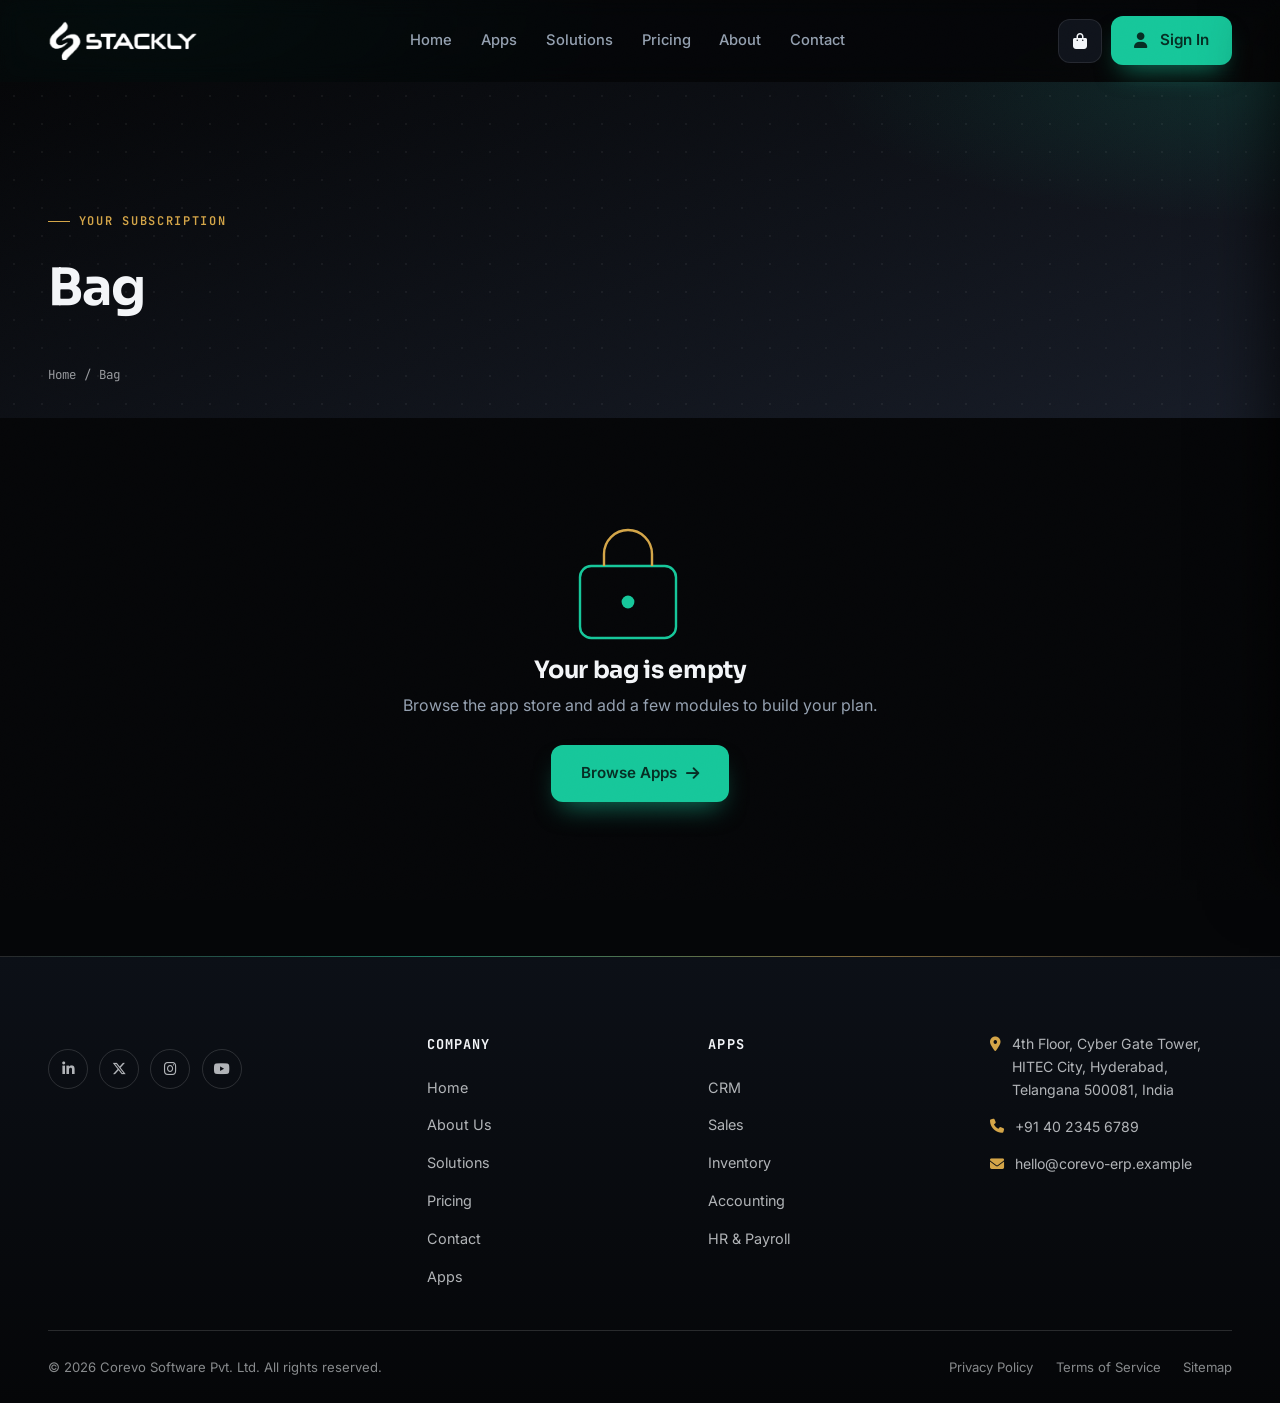
<file: bag.html>
<!doctype html>
<html lang="en">
<head>
<meta charset="UTF-8">
<meta name="viewport" content="width=device-width, initial-scale=1.0, viewport-fit=cover">
<title>Your Bag | Corevo ERP</title>
<meta name="description" content="Review the apps in your Corevo subscription bag.">
<link rel="icon" href="data:image/svg+xml,<svg xmlns=%22http://www.w3.org/2000/svg%22 viewBox=%220 0 100 100%22><rect width=%22100%22 height=%22100%22 rx=%2224%22 fill=%22%230B0F14%22/><rect x=%2222%22 y=%2222%22 width=%2224%22 height=%2224%22 rx=%226%22 fill=%22%2316C79A%22/><rect x=%2254%22 y=%2222%22 width=%2224%22 height=%2224%22 rx=%226%22 fill=%22%23D4A548%22/><rect x=%2222%22 y=%2254%22 width=%2224%22 height=%2224%22 rx=%226%22 fill=%22%23D4A548%22/><rect x=%2254%22 y=%2254%22 width=%2224%22 height=%2224%22 rx=%226%22 fill=%22%2316C79A%22/></svg>">
<link rel="preconnect" href="https://fonts.googleapis.com">
<link rel="preconnect" href="https://fonts.gstatic.com" crossorigin>
<link href="https://fonts.googleapis.com/css2?family=Sora:wght@500;600;700;800&family=Inter:wght@400;500;600;700&family=JetBrains+Mono:wght@500;600&display=swap" rel="stylesheet">
<link rel="stylesheet" href="https://cdnjs.cloudflare.com/ajax/libs/font-awesome/6.5.2/css/all.min.css">
<link rel="stylesheet" href="css/style.css">
</head>
<body>

<header class="site-header">
  <div class="header-inner">
    <a href="index.html" class="brand" aria-label="Corevo home">
      <img src="assets/logo_white.webp" alt="Corevo" class="brand-mark">
    </a>

    <nav class="main-nav" aria-label="Primary">
      <a href="index.html">Home</a>
      <a href="apps.html">Apps</a>
      <a href="solutions.html">Solutions</a>
      <a href="pricing.html">Pricing</a>
      <a href="about.html">About</a>
      <a href="contact.html">Contact</a>
    </nav>

    <div class="header-actions">
      <a href="bag.html" class="icon-btn" aria-label="View bag">
        <i class="fa-solid fa-bag-shopping"></i>
        <span class="bag-count">0</span>
      </a>
      <a href="login.html" class="btn btn-primary btn-signin">
        <i class="fa-solid fa-user"></i><span class="txt">&nbsp;Sign In</span>
      </a>
      <button class="hamburger" aria-label="Open menu" aria-expanded="false">
        <span></span><span></span><span></span>
      </button>
    </div>
  </div>
</header>

<div class="mobile-nav-overlay"></div>
<nav class="mobile-nav" aria-label="Mobile">
  <button class="mobile-nav-close" aria-label="Close menu"><i class="fa-solid fa-xmark"></i></button>
  <ul class="mobile-nav-links">
    <li><a href="index.html"><i class="fa-solid fa-house"></i>&nbsp; Home</a></li>
    <li><a href="apps.html"><i class="fa-solid fa-table-cells"></i>&nbsp; Apps</a></li>
    <li><a href="solutions.html"><i class="fa-solid fa-diagram-project"></i>&nbsp; Solutions</a></li>
    <li><a href="pricing.html"><i class="fa-solid fa-tag"></i>&nbsp; Pricing</a></li>
    <li><a href="about.html"><i class="fa-solid fa-building"></i>&nbsp; About</a></li>
    <li><a href="contact.html"><i class="fa-solid fa-envelope"></i>&nbsp; Contact</a></li>
  </ul>
  <div class="mobile-nav-actions">
    <a href="bag.html" class="btn btn-ghost btn-block"><i class="fa-solid fa-bag-shopping"></i> My Bag</a>
    <a href="login.html" class="btn btn-primary btn-block"><i class="fa-solid fa-user"></i> Sign In</a>
    <div class="mobile-nav-social">
      <a href="404.html" class="js-social-link" data-target="404.html" aria-label="LinkedIn"><i class="fa-brands fa-linkedin-in"></i></a>
      <a href="404.html" class="js-social-link" data-target="404.html" aria-label="Twitter"><i class="fa-brands fa-x-twitter"></i></a>
      <a href="404.html" class="js-social-link" data-target="404.html" aria-label="Instagram"><i class="fa-brands fa-instagram"></i></a>
      <a href="404.html" class="js-social-link" data-target="404.html" aria-label="YouTube"><i class="fa-brands fa-youtube"></i></a>
    </div>
  </div>
</nav>

<main>
<section class="page-hero" style="padding-bottom:2rem;">
  <div class="container">
    <span class="eyebrow">Your Subscription</span>
    <h1>Bag</h1>
    <div class="crumb"><a href="index.html">Home</a> / <span>Bag</span></div>
  </div>
</section>

<section class="section" style="padding-top:2.5rem;">
  <div class="container">

    <div class="bag-layout" data-bag-layout>
      <div>
        <div class="panel">
          <h3 style="margin-bottom:1rem;">Apps in your bag</h3>
          <div data-bag-list></div>
        </div>
      </div>

      <aside class="bag-summary">
        <div class="panel">
          <h3>Subscription Summary</h3>
          <div class="summary-row"><span>Apps</span><span data-summary-count>0</span></div>
          <div class="summary-row"><span>Subtotal</span><span data-summary-subtotal>$0/mo</span></div>
          <div class="summary-row"><span>Estimated Tax (8%)</span><span data-summary-tax>$0/mo</span></div>
          <div class="summary-row total"><span>Total</span><span data-summary-total>$0/mo</span></div>
          <button class="btn btn-primary btn-block" data-checkout style="margin-top:1.3rem;">Checkout <i class="fa-solid fa-arrow-right"></i></button>
          <a href="apps.html" class="btn btn-outline btn-block" style="margin-top:.8rem;">Continue Browsing</a>
        </div>
      </aside>
    </div>

    <div class="empty-bag" data-bag-empty style="display:none;">
      <svg viewBox="0 0 200 160" xmlns="http://www.w3.org/2000/svg" aria-hidden="true">
        <rect x="40" y="55" width="120" height="90" rx="14" fill="none" stroke="#16C79A" stroke-width="3"/>
        <path d="M70 55 V40 a30 30 0 0 1 60 0 V55" fill="none" stroke="#D4A548" stroke-width="3"/>
        <circle cx="100" cy="100" r="8" fill="#16C79A" class="pulse"/>
      </svg>
      <h2 class="section-title" style="font-size:1.5rem;">Your bag is empty</h2>
      <p style="color:var(--slate); margin-top:.6rem;">Browse the app store and add a few modules to build your plan.</p>
      <a href="apps.html" class="btn btn-primary" style="margin-top:1.6rem;">Browse Apps <i class="fa-solid fa-arrow-right"></i></a>
    </div>

  </div>
</section>

</main>
<footer class="site-footer">
  <div class="container">
    <div class="footer-top">
      <div class="footer-col footer-brand open">
        <div class="footer-social">
          <a href="404.html" class="js-social-link" data-target="404.html" aria-label="LinkedIn"><i class="fa-brands fa-linkedin-in"></i></a>
          <a href="404.html" class="js-social-link" data-target="404.html" aria-label="Twitter"><i class="fa-brands fa-x-twitter"></i></a>
          <a href="404.html" class="js-social-link" data-target="404.html" aria-label="Instagram"><i class="fa-brands fa-instagram"></i></a>
          <a href="404.html" class="js-social-link" data-target="404.html" aria-label="YouTube"><i class="fa-brands fa-youtube"></i></a>
        </div>
      </div>

      <div class="footer-col">
        <button class="footer-toggle" type="button">Company <i class="fa-solid fa-chevron-down"></i></button>
        <div class="footer-col-body">
          <h4 class="desktop-only-label">Company</h4>
          <ul>
            <li><a href="index.html">Home</a></li>
            <li><a href="about.html">About Us</a></li>
            <li><a href="solutions.html">Solutions</a></li>
            <li><a href="pricing.html">Pricing</a></li>
            <li><a href="contact.html">Contact</a></li>
            <li><a href="apps.html">Apps</a></li>
          </ul>
        </div>
      </div>

      <div class="footer-col">
        <button class="footer-toggle" type="button">Apps <i class="fa-solid fa-chevron-down"></i></button>
        <div class="footer-col-body">
          <h4 class="desktop-only-label">Apps</h4>
          <ul>
            <li><a href="404.html">CRM</a></li>
            <li><a href="404.html">Sales</a></li>
            <li><a href="404.html">Inventory</a></li>
            <li><a href="404.html">Accounting</a></li>
            <li><a href="404.html">HR &amp; Payroll</a></li>
          </ul>
        </div>
      </div>

      <div class="footer-col">
        <button class="footer-toggle" type="button">Get In Touch <i class="fa-solid fa-chevron-down"></i></button>
        <div class="footer-col-body">
          <div class="footer-address"><i class="fa-solid fa-location-dot"></i><span>4th Floor, Cyber Gate Tower, HITEC City, Hyderabad, Telangana 500081, India</span></div>
          <div class="footer-address"><i class="fa-solid fa-phone"></i><span>+91 40 2345 6789</span></div>
          <div class="footer-address"><i class="fa-solid fa-envelope"></i><span>hello@corevo-erp.example</span></div>
        </div>
      </div>
    </div>

    <div class="footer-bottom">
      <p>&copy; 2026 Corevo Software Pvt. Ltd. All rights reserved.</p>
      <div class="footer-bottom-links">
        <a href="404.html" class="js-social-link" data-target="404.html">Privacy Policy</a>
        <a href="404.html" class="js-social-link" data-target="404.html">Terms of Service</a>
        <a href="404.html" class="js-social-link" data-target="404.html">Sitemap</a>
      </div>
    </div>
  </div>
</footer>


<script src="js/main.js"></script>
<script src="js/cart.js"></script>
</body>
</html>
</file>
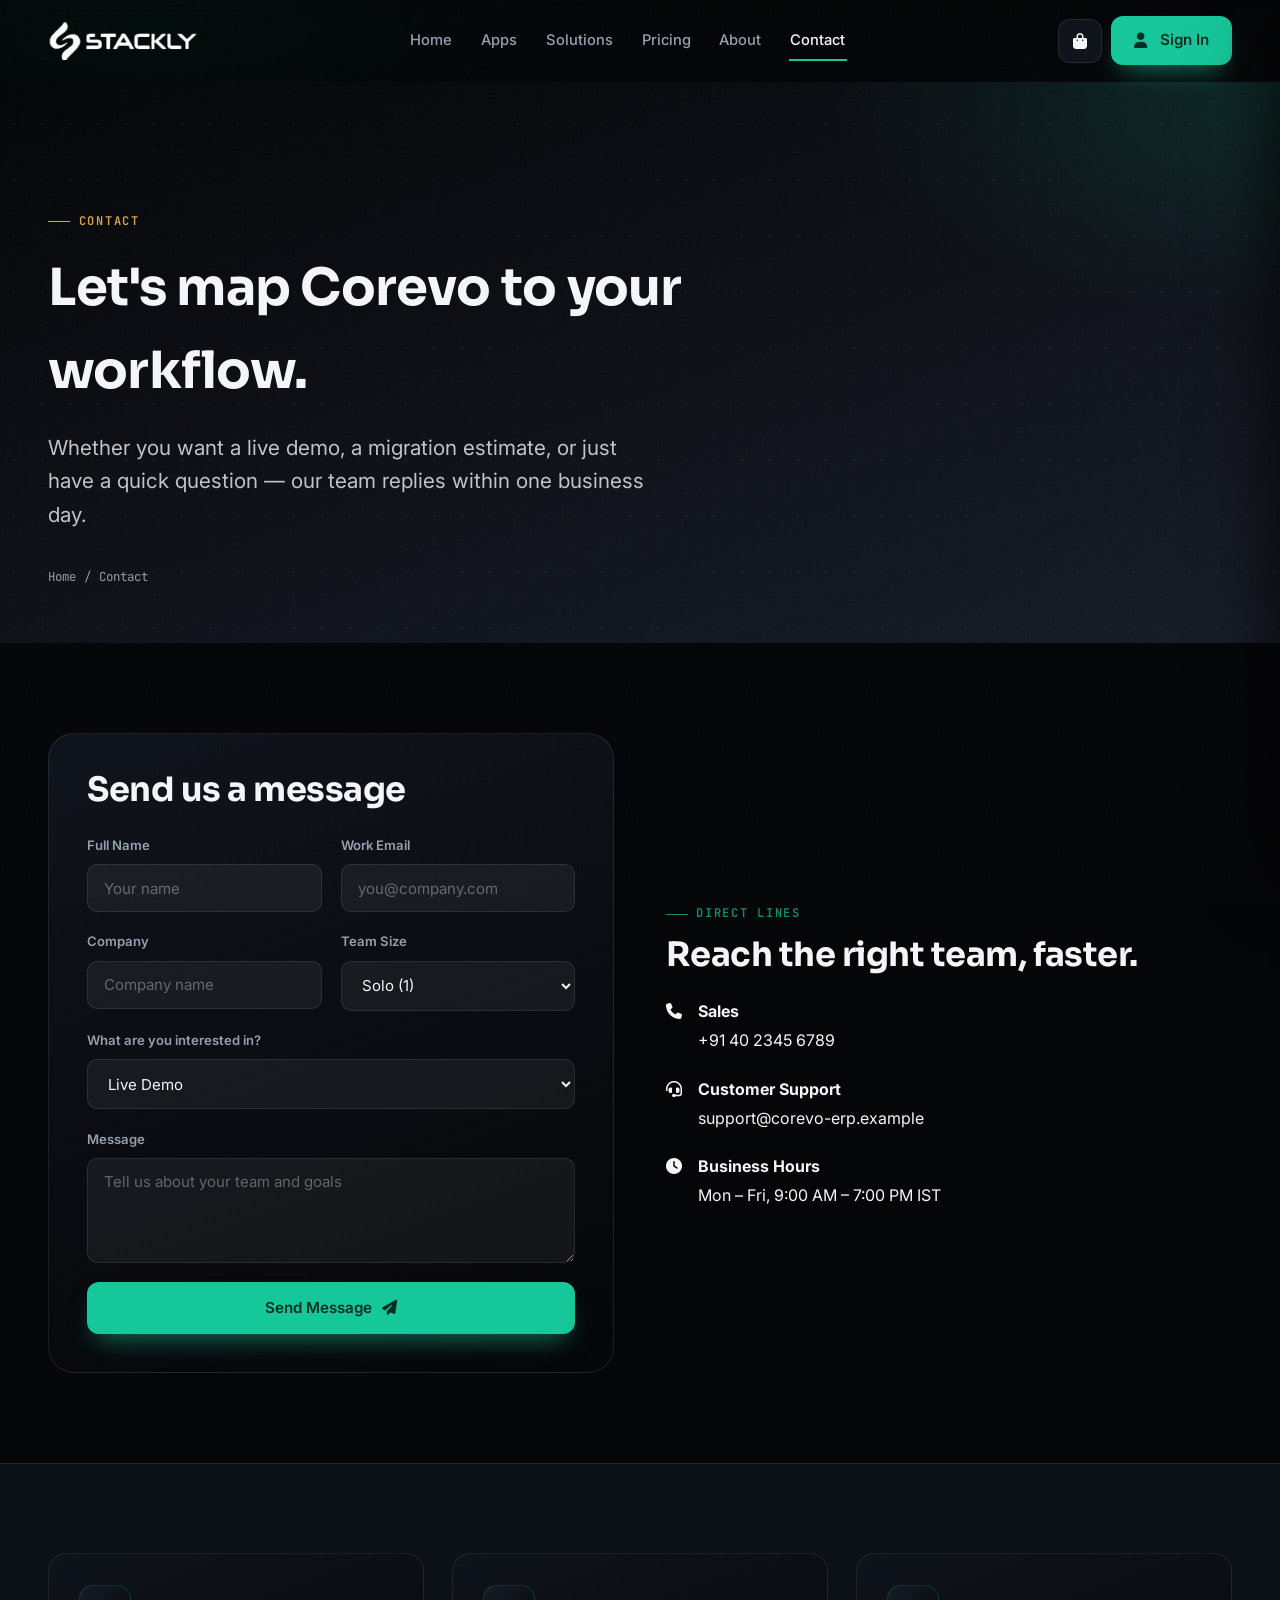
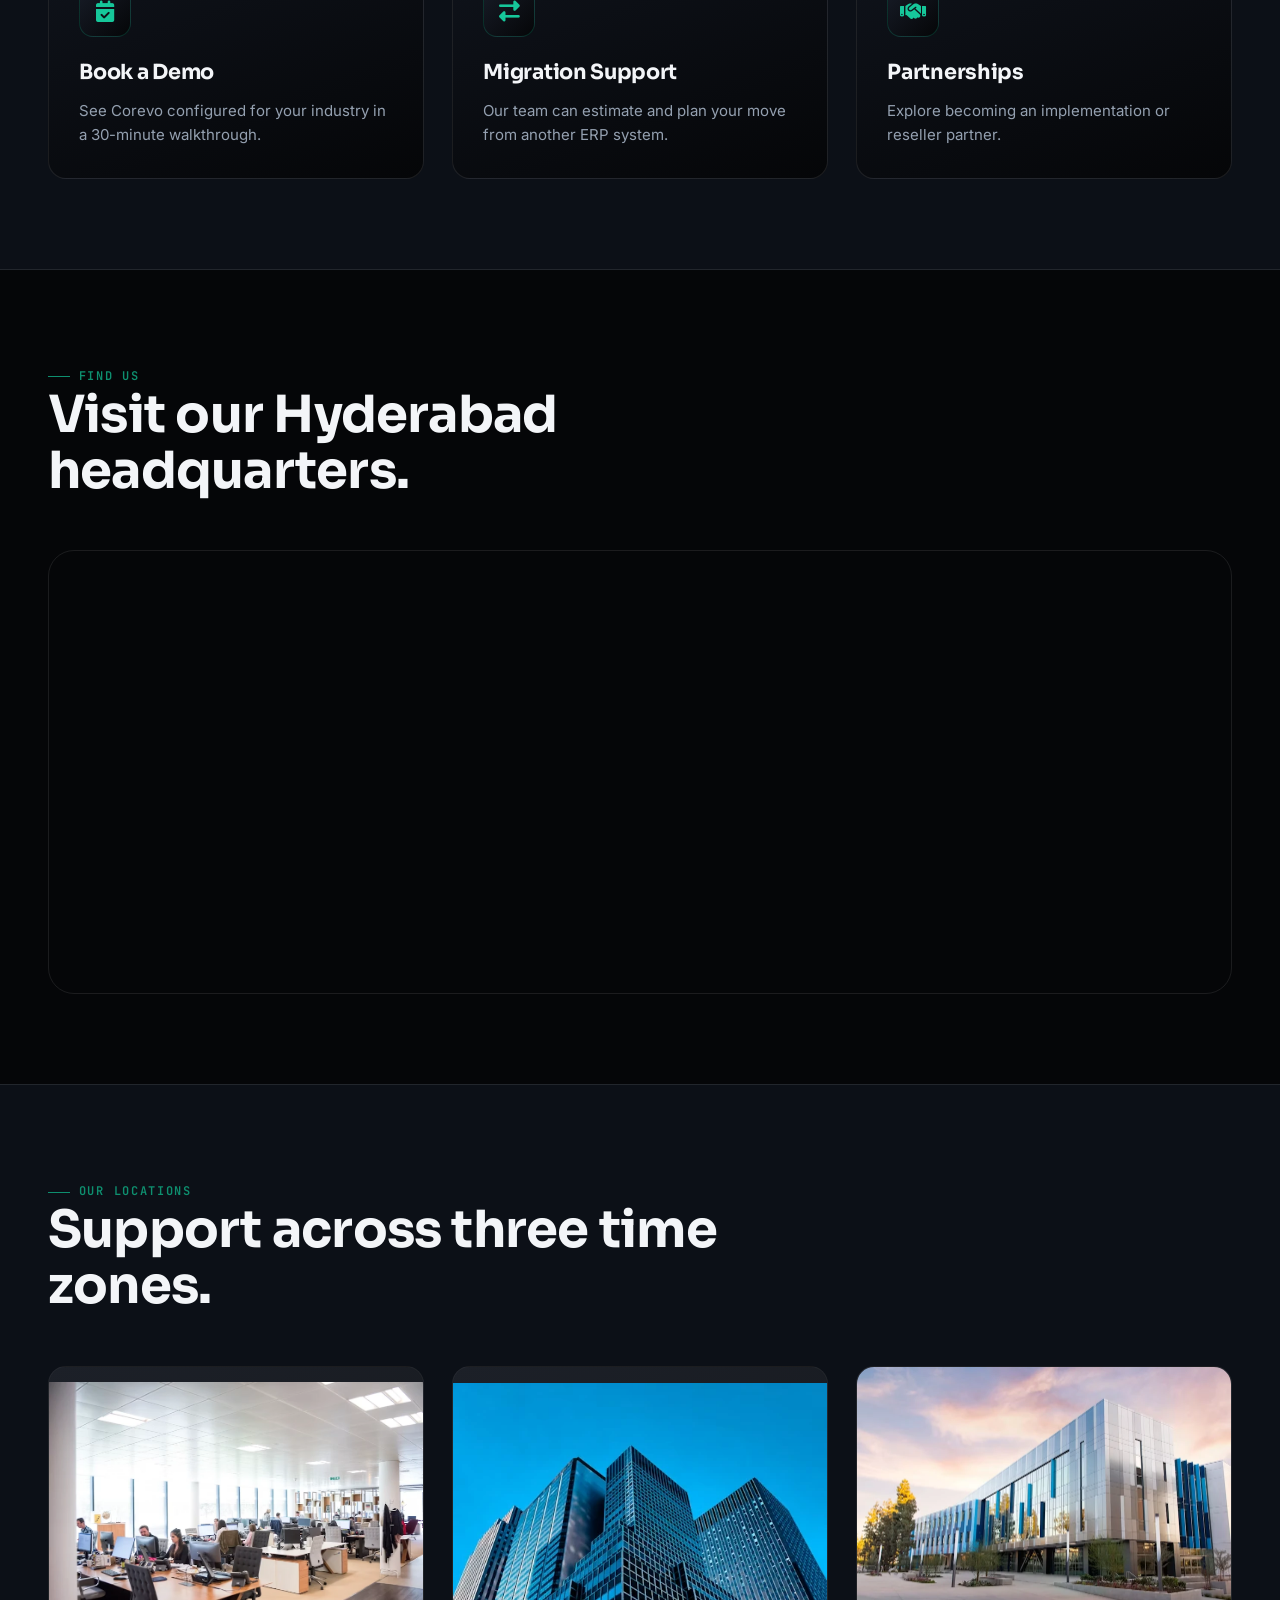
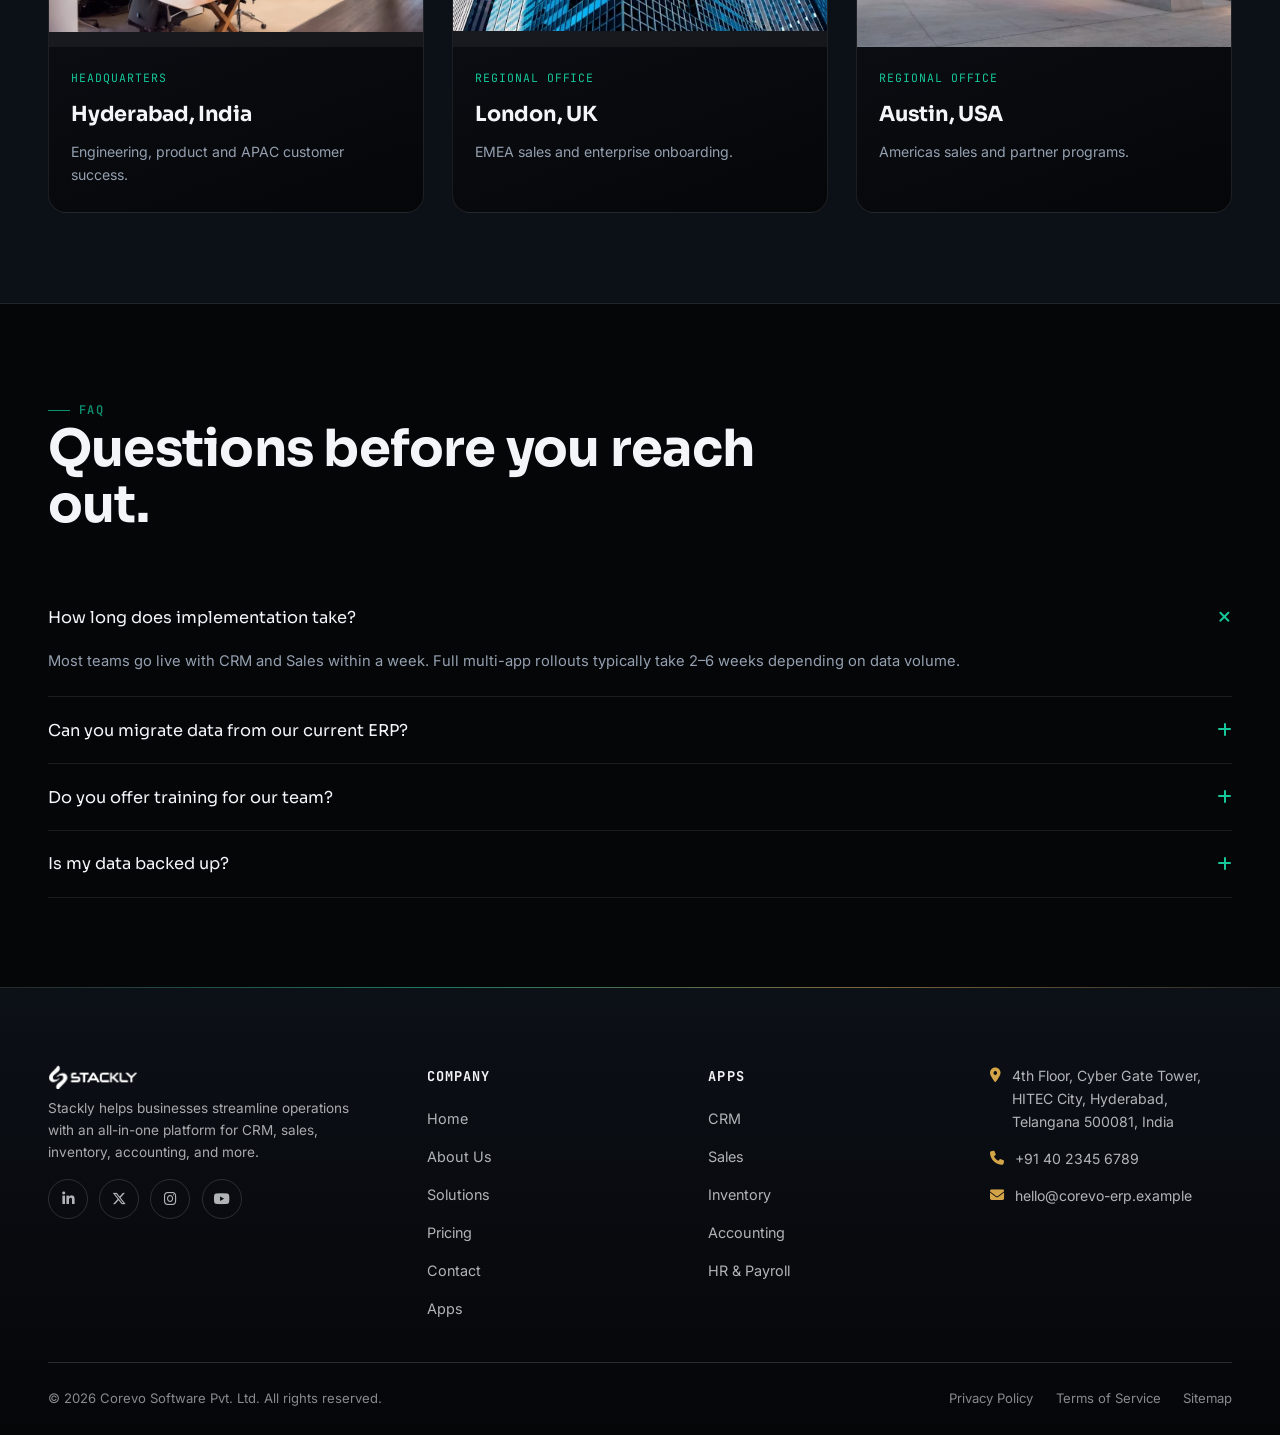
<file: contact.html>
<!doctype html>
<html lang="en">
<head>
<meta charset="UTF-8">
<meta name="viewport" content="width=device-width, initial-scale=1.0, viewport-fit=cover">
<title>Contact | Corevo ERP</title>
<meta name="description" content="Get in touch with the Corevo sales and solutions team.">
<link rel="icon" href="data:image/svg+xml,<svg xmlns=%22http://www.w3.org/2000/svg%22 viewBox=%220 0 100 100%22><rect width=%22100%22 height=%22100%22 rx=%2224%22 fill=%22%230B0F14%22/><rect x=%2222%22 y=%2222%22 width=%2224%22 height=%2224%22 rx=%226%22 fill=%22%2316C79A%22/><rect x=%2254%22 y=%2222%22 width=%2224%22 height=%2224%22 rx=%226%22 fill=%22%23D4A548%22/><rect x=%2222%22 y=%2254%22 width=%2224%22 height=%2224%22 rx=%226%22 fill=%22%23D4A548%22/><rect x=%2254%22 y=%2254%22 width=%2224%22 height=%2224%22 rx=%226%22 fill=%22%2316C79A%22/></svg>">
<link rel="preconnect" href="https://fonts.googleapis.com">
<link rel="preconnect" href="https://fonts.gstatic.com" crossorigin>
<link href="https://fonts.googleapis.com/css2?family=Sora:wght@500;600;700;800&family=Inter:wght@400;500;600;700&family=JetBrains+Mono:wght@500;600&display=swap" rel="stylesheet">
<link rel="stylesheet" href="https://cdnjs.cloudflare.com/ajax/libs/font-awesome/6.5.2/css/all.min.css">
<link rel="stylesheet" href="css/style.css">
</head>
<body>

<header class="site-header">
  <div class="header-inner">
    <a href="index.html" class="brand" aria-label="Corevo home">
      <img src="assets/logo_white.webp" alt="Corevo" class="brand-mark">
    </a>

    <nav class="main-nav" aria-label="Primary">
      <a href="index.html">Home</a>
      <a href="apps.html">Apps</a>
      <a href="solutions.html">Solutions</a>
      <a href="pricing.html">Pricing</a>
      <a href="about.html">About</a>
      <a href="contact.html">Contact</a>
    </nav>

    <div class="header-actions">
      <a href="bag.html" class="icon-btn" aria-label="View bag">
        <i class="fa-solid fa-bag-shopping"></i>
        <span class="bag-count">0</span>
      </a>
      <a href="login.html" class="btn btn-primary btn-signin">
        <i class="fa-solid fa-user"></i><span class="txt">&nbsp;Sign In</span>
      </a>
      <button class="hamburger" aria-label="Open menu" aria-expanded="false">
        <span></span><span></span><span></span>
      </button>
    </div>
  </div>
</header>

<div class="mobile-nav-overlay"></div>
<nav class="mobile-nav" aria-label="Mobile">
  <button class="mobile-nav-close" aria-label="Close menu"><i class="fa-solid fa-xmark"></i></button>
  <ul class="mobile-nav-links">
    <li><a href="index.html"><i class="fa-solid fa-house"></i>&nbsp; Home</a></li>
    <li><a href="apps.html"><i class="fa-solid fa-table-cells"></i>&nbsp; Apps</a></li>
    <li><a href="solutions.html"><i class="fa-solid fa-diagram-project"></i>&nbsp; Solutions</a></li>
    <li><a href="pricing.html"><i class="fa-solid fa-tag"></i>&nbsp; Pricing</a></li>
    <li><a href="about.html"><i class="fa-solid fa-building"></i>&nbsp; About</a></li>
    <li><a href="contact.html"><i class="fa-solid fa-envelope"></i>&nbsp; Contact</a></li>
  </ul>
  <div class="mobile-nav-actions">
    <a href="bag.html" class="btn btn-ghost btn-block"><i class="fa-solid fa-bag-shopping"></i> My Bag</a>
    <a href="login.html" class="btn btn-primary btn-block"><i class="fa-solid fa-user"></i> Sign In</a>
    <div class="mobile-nav-social">
      <a href="404.html" class="js-social-link" data-target="404.html" aria-label="LinkedIn"><i class="fa-brands fa-linkedin-in"></i></a>
      <a href="404.html" class="js-social-link" data-target="404.html" aria-label="Twitter"><i class="fa-brands fa-x-twitter"></i></a>
      <a href="404.html" class="js-social-link" data-target="404.html" aria-label="Instagram"><i class="fa-brands fa-instagram"></i></a>
      <a href="404.html" class="js-social-link" data-target="404.html" aria-label="YouTube"><i class="fa-brands fa-youtube"></i></a>
    </div>
  </div>
</nav>

<main>
<!-- ============ 1. PAGE HERO ============ -->
<section class="page-hero">
  <video class="page-hero-bg" src="assets/contact.mp4" muted loop playsinline preload="metadata"></video>
  <div class="container">
    <span class="eyebrow">Contact</span>
    <h1>Let's map Corevo to your workflow.</h1>
    <p class="lead">Whether you want a live demo, a migration estimate, or just have a quick question — our team replies within one business day.</p>
    <div class="crumb"><a href="index.html">Home</a> / <span>Contact</span></div>
  </div>
</section>

<!-- ============ 2. CONTACT FORM ============ -->
<section class="section">
  <div class="container">
    <div class="split reveal">
      <div class="form-card">
        <h2 class="section-title" style="font-size:var(--fs-lg); margin-bottom:1.6rem;">Send us a message</h2>
        <form class="form-grid" onsubmit="event.preventDefault(); window.location.href='404.html';">
          <div class="form-field"><label for="c-name">Full Name</label><input id="c-name" type="text" placeholder="Your name" required oninput="if(/[0-9]/.test(this.value)){alert('Only alphabets are allowed'); this.value=this.value.replace(/[0-9]/g,'');}"></div>
          <div class="form-field"><label for="c-email">Work Email</label><input id="c-email" type="email" placeholder="you@company.com" required onblur="if(this.value && !this.value.toLowerCase().endsWith('@gmail.com')){alert('Only gmail addresses are allowed'); this.value='';}"></div>
          <div class="form-field"><label for="c-company">Company</label><input id="c-company" type="text" placeholder="Company name" oninput="if(/[0-9]/.test(this.value)){alert('Only alphabets are allowed'); this.value=this.value.replace(/[0-9]/g,'');}"></div>
          <div class="form-field"><label for="c-size">Team Size</label>
            <select id="c-size"><option>Solo (1)</option><option>2–5</option><option>6–10</option><option>11–25</option><option>26–50</option><option>51–100</option><option>101–200</option><option>201–500</option><option>500+</option></select>
          </div>
          <div class="form-field full"><label for="c-interest">What are you interested in?</label>
            <select id="c-interest"><option>Live Demo</option><option>Pricing Question</option><option>Migration from another ERP</option><option>Partnership</option><option>Custom Development</option><option>API Integration</option><option>Data Import / Export</option><option>Training & Onboarding</option><option>Enterprise Plan Inquiry</option><option>Technical Support</option></select>
          </div>
          <div class="form-field full"><label for="c-msg">Message</label><textarea id="c-msg" rows="4" placeholder="Tell us about your team and goals" required></textarea></div>
          <div class="form-field full">
            <button type="submit" class="btn btn-primary btn-block">Send Message <i class="fa-solid fa-paper-plane"></i></button>
            <div data-submitted style="display:none; align-items:center; gap:.6rem; margin-top:1rem; color:var(--teal-deep); font-size:.88rem;"><i class="fa-solid fa-circle-check"></i> Thanks — our team will respond within one business day.</div>
          </div>
        </form>
      </div>
      <div>
        <span class="eyebrow">Direct lines</span>
        <h2 class="section-title" style="font-size:var(--fs-lg); margin:.8rem 0 1.6rem;">Reach the right team, faster.</h2>
        <div style="display:flex; flex-direction:column; gap:1.4rem;">
          <div class="info-card"><div class="icon-wrap"><i class="fa-solid fa-phone"></i></div><div><b>Sales</b><p style="margin:.2rem 0 0;">+91 40 2345 6789</p></div></div>
          <div class="info-card"><div class="icon-wrap"><i class="fa-solid fa-headset"></i></div><div><b>Customer Support</b><p style="margin:.2rem 0 0;">support@corevo-erp.example</p></div></div>
          <div class="info-card"><div class="icon-wrap"><i class="fa-solid fa-clock"></i></div><div><b>Business Hours</b><p style="margin:.2rem 0 0;">Mon – Fri, 9:00 AM – 7:00 PM IST</p></div></div>
        </div>
      </div>
    </div>
  </div>
</section>

<!-- ============ 3. INFO CARDS ROW ============ -->
<section class="section alt">
  <div class="container">
    <div class="grid-3 reveal-stagger">
      <div class="card"><div class="icon-wrap"><i class="fa-solid fa-calendar-check"></i></div><h3 class="card-title">Book a Demo</h3><p>See Corevo configured for your industry in a 30-minute walkthrough.</p></div>
      <div class="card"><div class="icon-wrap"><i class="fa-solid fa-right-left"></i></div><h3 class="card-title">Migration Support</h3><p>Our team can estimate and plan your move from another ERP system.</p></div>
      <div class="card"><div class="icon-wrap"><i class="fa-solid fa-handshake"></i></div><h3 class="card-title">Partnerships</h3><p>Explore becoming an implementation or reseller partner.</p></div>
    </div>
  </div>
</section>

<!-- ============ 4. MAP ============ -->
<section class="section">
  <div class="container reveal">
    <div class="section-head"><span class="eyebrow">Find us</span><h2 class="section-title">Visit our Hyderabad headquarters.</h2></div>
    <div style="border-radius:var(--radius-lg); overflow:hidden; aspect-ratio:16/6; border:1px solid var(--line);">
      <iframe src="https://www.google.com/maps/embed?pb=!1m18!1m12!1m3!1d3907.1616098770783!2d78.17140487505539!3d11.682956588526356!2m3!1f0!2f0!3f0!3m2!1i1024!2i768!4f13.1!3m3!1m2!1s0x3babefef7fd970bb%3A0xe11aef1a71994f9!2sStackly!5e0!3m2!1sen!2sin!4v1784784530275!5m2!1sen!2sin" style="border:0; width:100%; height:100%;" allowfullscreen="" loading="lazy" referrerpolicy="strict-origin-when-cross-origin"></iframe>
    </div>
  </div>
</section>

<!-- ============ 5. OFFICE LOCATIONS ============ -->
<section class="section alt">
  <div class="container">
    <div class="section-head reveal"><span class="eyebrow">Our locations</span><h2 class="section-title">Support across three time zones.</h2></div>
    <div class="grid-3 reveal-stagger">
      <div class="product-card"><div class="product-media"><img src="assets/hyderabad.webp" alt="Hyderabad office building exterior"></div><div class="product-body"><span class="cat">Headquarters</span><h3 class="card-title">Hyderabad, India</h3><p>Engineering, product and APAC customer success.</p></div></div>
      <div class="product-card"><div class="product-media"><img src="assets/london.webp" alt="London office exterior"></div><div class="product-body"><span class="cat">Regional Office</span><h3 class="card-title">London, UK</h3><p>EMEA sales and enterprise onboarding.</p></div></div>
      <div class="product-card"><div class="product-media"><img src="assets/USA.webp" alt="Austin office exterior"></div><div class="product-body"><span class="cat">Regional Office</span><h3 class="card-title">Austin, USA</h3><p>Americas sales and partner programs.</p></div></div>
    </div>
  </div>
</section>

<!-- ============ 6. FAQ ============ -->
<section class="section">
  <div class="container reveal">
    <div class="section-head"><span class="eyebrow">FAQ</span><h2 class="section-title">Questions before you reach out.</h2></div>
    <div>
      <div class="faq-item open">
        <button class="faq-q">How long does implementation take? <i class="fa-solid fa-plus"></i></button>
        <div class="faq-a"><p>Most teams go live with CRM and Sales within a week. Full multi-app rollouts typically take 2–6 weeks depending on data volume.</p></div>
      </div>
      <div class="faq-item">
        <button class="faq-q">Can you migrate data from our current ERP? <i class="fa-solid fa-plus"></i></button>
        <div class="faq-a"><p>Yes — our migration team handles imports from most common ERP and spreadsheet-based systems as part of onboarding.</p></div>
      </div>
      <div class="faq-item">
        <button class="faq-q">Do you offer training for our team? <i class="fa-solid fa-plus"></i></button>
        <div class="faq-a"><p>Every Growth and Enterprise plan includes live onboarding sessions plus access to our on-demand training library.</p></div>
      </div>
      <div class="faq-item">
        <button class="faq-q">Is my data backed up? <i class="fa-solid fa-plus"></i></button>
        <div class="faq-a"><p>Yes — daily automated backups with point-in-time recovery are included on every cloud-hosted plan.</p></div>
      </div>
    </div>
  </div>
</section>

</main>
<footer class="site-footer">
  <div class="container">
    <div class="footer-top">
      <div class="footer-col footer-brand open">
        <a href="index.html"><img src="assets/logo_white.webp" alt="Corevo" style="height:24px; width:auto;"></a>
        <p style="color:rgba(243,245,248,.68); font-size:.85rem; margin:8px 0 12px;">Stackly helps businesses streamline operations with an all-in-one platform for CRM, sales, inventory, accounting, and more.</p>
        <div class="footer-social">
          <a href="404.html" class="js-social-link" data-target="404.html" aria-label="LinkedIn"><i class="fa-brands fa-linkedin-in"></i></a>
          <a href="404.html" class="js-social-link" data-target="404.html" aria-label="Twitter"><i class="fa-brands fa-x-twitter"></i></a>
          <a href="404.html" class="js-social-link" data-target="404.html" aria-label="Instagram"><i class="fa-brands fa-instagram"></i></a>
          <a href="404.html" class="js-social-link" data-target="404.html" aria-label="YouTube"><i class="fa-brands fa-youtube"></i></a>
        </div>
      </div>

      <div class="footer-col">
        <button class="footer-toggle" type="button">Company <i class="fa-solid fa-chevron-down"></i></button>
        <div class="footer-col-body">
          <h4 class="desktop-only-label">Company</h4>
          <ul>
            <li><a href="index.html">Home</a></li>
            <li><a href="about.html">About Us</a></li>
            <li><a href="solutions.html">Solutions</a></li>
            <li><a href="pricing.html">Pricing</a></li>
            <li><a href="contact.html">Contact</a></li>
            <li><a href="apps.html">Apps</a></li>
          </ul>
        </div>
      </div>

      <div class="footer-col">
        <button class="footer-toggle" type="button">Apps <i class="fa-solid fa-chevron-down"></i></button>
        <div class="footer-col-body">
          <h4 class="desktop-only-label">Apps</h4>
          <ul>
            <li><a href="404.html">CRM</a></li>
            <li><a href="404.html">Sales</a></li>
            <li><a href="404.html">Inventory</a></li>
            <li><a href="404.html">Accounting</a></li>
            <li><a href="404.html">HR &amp; Payroll</a></li>
          </ul>
        </div>
      </div>

      <div class="footer-col">
        <button class="footer-toggle" type="button">Get In Touch <i class="fa-solid fa-chevron-down"></i></button>
        <div class="footer-col-body">
          <div class="footer-address"><i class="fa-solid fa-location-dot"></i><span>4th Floor, Cyber Gate Tower, HITEC City, Hyderabad, Telangana 500081, India</span></div>
          <div class="footer-address"><i class="fa-solid fa-phone"></i><span>+91 40 2345 6789</span></div>
          <div class="footer-address"><i class="fa-solid fa-envelope"></i><span>hello@corevo-erp.example</span></div>
        </div>
      </div>
    </div>

    <div class="footer-bottom">
      <p>&copy; 2026 Corevo Software Pvt. Ltd. All rights reserved.</p>
      <div class="footer-bottom-links">
        <a href="404.html" class="js-social-link" data-target="404.html">Privacy Policy</a>
        <a href="404.html" class="js-social-link" data-target="404.html">Terms of Service</a>
        <a href="404.html" class="js-social-link" data-target="404.html">Sitemap</a>
      </div>
    </div>
  </div>
</footer>


<script src="js/main.js"></script>
<script src="js/cart.js"></script>
</body>
</html>
</file>
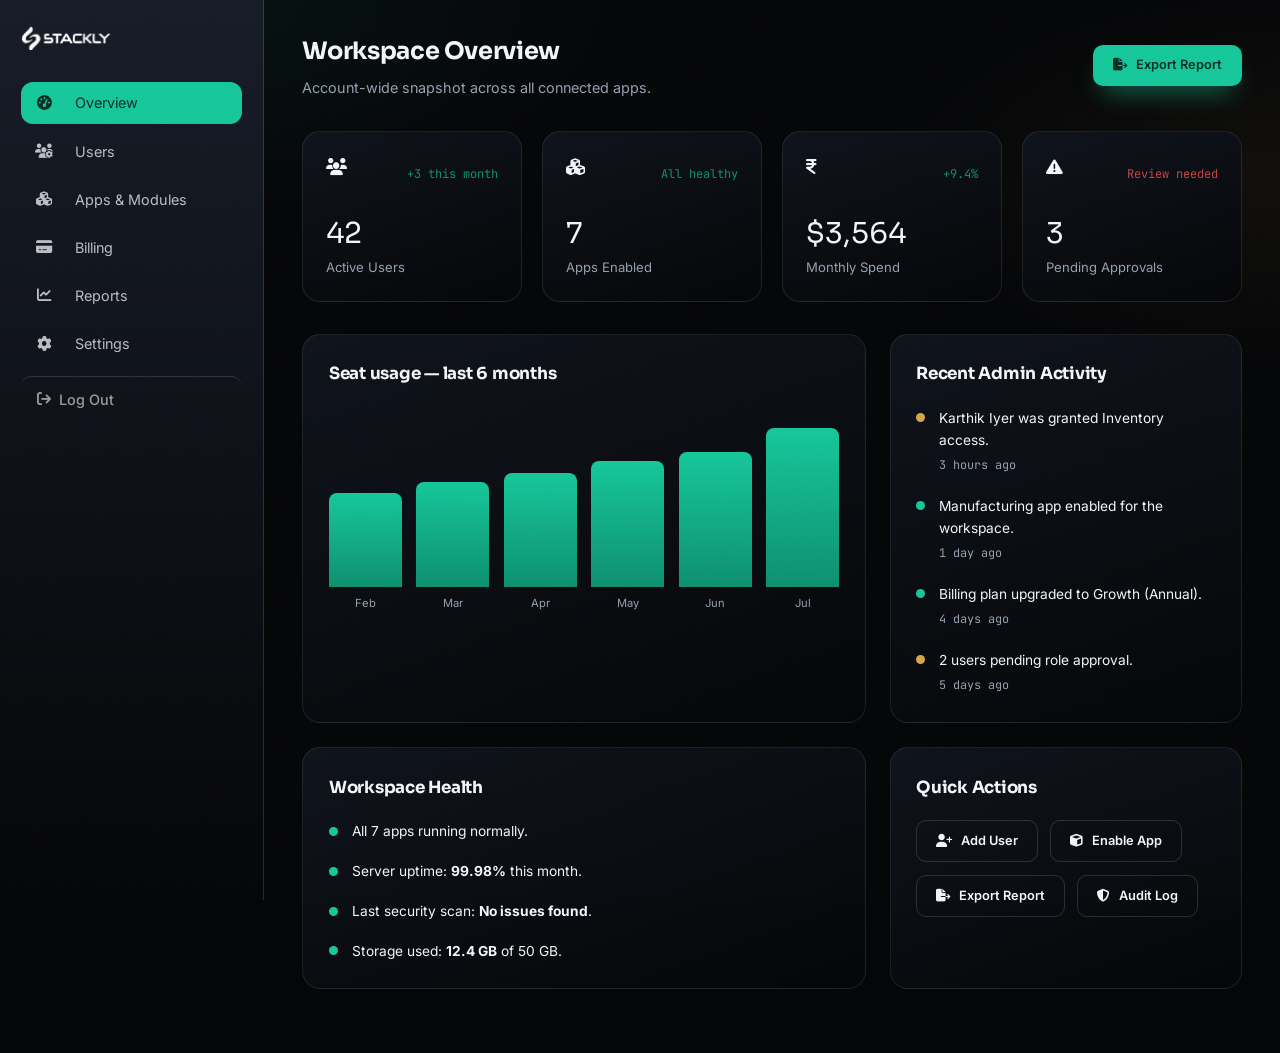
<file: dashboard-admin.html>
<!doctype html>
<html lang="en">
<head>
<meta charset="UTF-8">
<meta name="viewport" content="width=device-width, initial-scale=1.0, viewport-fit=cover">
<title>Admin Dashboard | Corevo ERP</title>
<link rel="preconnect" href="https://fonts.googleapis.com">
<link rel="preconnect" href="https://fonts.gstatic.com" crossorigin>
<link href="https://fonts.googleapis.com/css2?family=Sora:wght@500;600;700;800&family=Inter:wght@400;500;600;700&family=JetBrains+Mono:wght@500;600&display=swap" rel="stylesheet">
<link rel="stylesheet" href="https://cdnjs.cloudflare.com/ajax/libs/font-awesome/6.5.2/css/all.min.css">
<link rel="stylesheet" href="css/style.css">
</head>
<body>

<div class="dash-overlay"></div>
<header class="dash-mobile-header">
  <a href="index.html" class="brand">
    <img src="assets/logo_white.webp" alt="Corevo" class="brand-mark" style="height:24px;">
  </a>
  <button class="dash-hamburger" aria-label="Open menu"><span></span><span></span><span></span></button>
</header>
<div class="dash-shell">
  <aside class="dash-sidebar">
    <div class="dash-sidebar-top">
      <a href="index.html" class="brand">
        <img src="assets/logo_white.webp" alt="Corevo" class="brand-mark">
      </a>
      <button class="dash-sidebar-close" aria-label="Close menu"><i class="fa-solid fa-xmark"></i></button>
    </div>

    <nav class="dash-nav">
      <button data-panel="overview" class="active"><i class="fa-solid fa-gauge-high"></i><span>&nbsp; Overview</span></button>
      <button data-panel="users"><i class="fa-solid fa-users-gear"></i><span>&nbsp; Users</span></button>
      <button data-panel="modules"><i class="fa-solid fa-cubes"></i><span>&nbsp; Apps &amp; Modules</span></button>
      <button data-panel="billing"><i class="fa-solid fa-credit-card"></i><span>&nbsp; Billing</span></button>
      <button data-panel="reports"><i class="fa-solid fa-chart-line"></i><span>&nbsp; Reports</span></button>
      <button data-panel="settings"><i class="fa-solid fa-gear"></i><span>&nbsp; Settings</span></button>
      <a href="login.html" class="dash-logout"><i class="fa-solid fa-arrow-right-from-bracket"></i><span>&nbsp; Log Out</span></a>
    </nav>
  </aside>

  <main class="dash-main">
    <div class="dash-topbar">
      <div class="dash-topbar-left">
        <div><h1 id="panel-title">Workspace Overview</h1><p id="panel-subtitle">Account-wide snapshot across all connected apps.</p></div>
      </div>
      <a href="404.html" class="btn btn-primary btn-sm"><i class="fa-solid fa-file-export"></i> Export Report</a>
    </div>

    <!-- ===== OVERVIEW ===== -->
    <section class="dash-panel active" id="panel-overview">
      <div class="stat-grid">
        <div class="stat-card reveal in-view"><div class="top"><div class="icon-wrap"><i class="fa-solid fa-users"></i></div><span class="delta">+3 this month</span></div><div class="val">42</div><div class="lbl">Active Users</div></div>
        <div class="stat-card reveal in-view"><div class="top"><div class="icon-wrap"><i class="fa-solid fa-cubes"></i></div><span class="delta">All healthy</span></div><div class="val">7</div><div class="lbl">Apps Enabled</div></div>
        <div class="stat-card reveal in-view"><div class="top"><div class="icon-wrap"><i class="fa-solid fa-indian-rupee-sign"></i></div><span class="delta">+9.4%</span></div><div class="val">$3,564</div><div class="lbl">Monthly Spend</div></div>
        <div class="stat-card reveal in-view"><div class="top"><div class="icon-wrap"><i class="fa-solid fa-triangle-exclamation"></i></div><span class="delta down">Review needed</span></div><div class="val">3</div><div class="lbl">Pending Approvals</div></div>
      </div>
      <div class="dash-grid">
        <div class="panel reveal in-view">
          <h3>Seat usage — last 6 months</h3>
          <div class="bars">
            <div class="bar" style="height:52%;"><span>Feb</span></div>
            <div class="bar" style="height:58%;"><span>Mar</span></div>
            <div class="bar" style="height:63%;"><span>Apr</span></div>
            <div class="bar" style="height:70%;"><span>May</span></div>
            <div class="bar" style="height:75%;"><span>Jun</span></div>
            <div class="bar" style="height:88%;"><span>Jul</span></div>
          </div>
        </div>
        <div class="panel reveal in-view">
          <h3>Recent Admin Activity</h3>
          <div class="activity-list">
            <div class="activity-item"><span class="dot" style="background:var(--gold);"></span><div><p>Karthik Iyer was granted Inventory access.</p><span>3 hours ago</span></div></div>
            <div class="activity-item"><span class="dot"></span><div><p>Manufacturing app enabled for the workspace.</p><span>1 day ago</span></div></div>
            <div class="activity-item"><span class="dot"></span><div><p>Billing plan upgraded to Growth (Annual).</p><span>4 days ago</span></div></div>
            <div class="activity-item"><span class="dot" style="background:var(--gold);"></span><div><p>2 users pending role approval.</p><span>5 days ago</span></div></div>
          </div>
        </div>
      </div>
      <div class="dash-grid" style="margin-top:1.5rem;">
        <div class="panel reveal in-view">
          <h3>Workspace Health</h3>
          <div class="activity-list">
            <div class="activity-item"><span class="dot"></span><div><p>All 7 apps running normally.</p></div></div>
            <div class="activity-item"><span class="dot"></span><div><p>Server uptime: <b>99.98%</b> this month.</p></div></div>
            <div class="activity-item"><span class="dot"></span><div><p>Last security scan: <b>No issues found</b>.</p></div></div>
            <div class="activity-item"><span class="dot"></span><div><p>Storage used: <b>12.4 GB</b> of 50 GB.</p></div></div>
          </div>
        </div>
        <div class="panel reveal in-view">
          <h3>Quick Actions</h3>
          <div style="display:flex; flex-wrap:wrap; gap:.8rem; margin-top:.5rem;">
            <a href="404.html" class="btn btn-outline btn-sm"><i class="fa-solid fa-user-plus"></i> Add User</a>
            <a href="404.html" class="btn btn-outline btn-sm"><i class="fa-solid fa-cube"></i> Enable App</a>
            <a href="404.html" class="btn btn-outline btn-sm"><i class="fa-solid fa-file-export"></i> Export Report</a>
            <a href="404.html" class="btn btn-outline btn-sm"><i class="fa-solid fa-shield-halved"></i> Audit Log</a>
          </div>
        </div>
      </div>
    </section>

    <!-- ===== USERS ===== -->
    <section class="dash-panel" id="panel-users">
      <div class="panel" style="overflow-x:auto; margin-bottom:1.5rem;">
        <div style="display:flex; align-items:center; justify-content:space-between; margin-bottom:1rem;">
          <h3 style="margin:0;">Workspace Users</h3>
          <a href="404.html" class="btn btn-primary btn-sm"><i class="fa-solid fa-user-plus"></i> Add User</a>
        </div>
        <table class="data-table">
          <thead><tr><th>Name</th><th>Role</th><th>App Access</th><th>Last Active</th><th>Status</th></tr></thead>
          <tbody>
            <tr><td>Meera Iyer</td><td>Workspace Admin</td><td>All Apps</td><td>Just now</td><td><span class="status-pill ok">Active</span></td></tr>
            <tr><td>Ravi Kumar</td><td>Operations User</td><td>CRM, Sales, Inventory, Accounting</td><td>5 min ago</td><td><span class="status-pill ok">Active</span></td></tr>
            <tr><td>Priya Nair</td><td>Sales Rep</td><td>CRM, Sales</td><td>2 hours ago</td><td><span class="status-pill ok">Active</span></td></tr>
            <tr><td>Karthik Iyer</td><td>Warehouse Lead</td><td>Inventory</td><td>1 day ago</td><td><span class="status-pill pending">Invited</span></td></tr>
            <tr><td>Anil Verma</td><td>Finance Lead</td><td>Accounting</td><td>3 hours ago</td><td><span class="status-pill review">Access Requested</span></td></tr>
            <tr><td>Anita Desai</td><td>Accountant</td><td>Accounting</td><td>1 hour ago</td><td><span class="status-pill ok">Active</span></td></tr>
            <tr><td>Vikram Patel</td><td>HR Manager</td><td>HR &amp; Payroll</td><td>5 hours ago</td><td><span class="status-pill ok">Active</span></td></tr>
            <tr><td>Neha Gupta</td><td>Sales Rep</td><td>CRM, Sales</td><td>2 days ago</td><td><span class="status-pill ok">Active</span></td></tr>
          </tbody>
        </table>
      </div>
      <div class="dash-grid">
        <div class="panel">
          <h3>Role Distribution</h3>
          <div class="activity-list">
            <div class="activity-item"><span class="dot"></span><div><p><b>1</b> Workspace Admin</p></div></div>
            <div class="activity-item"><span class="dot"></span><div><p><b>3</b> Sales Reps</p></div></div>
            <div class="activity-item"><span class="dot"></span><div><p><b>2</b> Operations / Warehouse</p></div></div>
            <div class="activity-item"><span class="dot"></span><div><p><b>2</b> Finance / HR</p></div></div>
          </div>
        </div>
        <div class="panel">
          <h3>Pending Approvals</h3>
          <div class="activity-list">
            <div class="activity-item"><span class="dot" style="background:#EF4444;"></span><div><p>Anil Verma — Accounting access request</p><span>Awaiting admin review</span></div></div>
            <div class="activity-item"><span class="dot" style="background:var(--gold);"></span><div><p>Karthik Iyer — Invite pending acceptance</p><span>Sent 3 days ago</span></div></div>
            <div class="activity-item"><span class="dot" style="background:var(--gold);"></span><div><p>Rahul Sen — Invite pending acceptance</p><span>Sent 1 day ago</span></div></div>
          </div>
        </div>
      </div>
    </section>

    <!-- ===== APPS & MODULES ===== -->
    <section class="dash-panel" id="panel-modules">
      <div class="grid-3">
        <div class="card"><div class="icon-wrap"><i class="fa-solid fa-address-book"></i></div><h3 class="card-title">CRM</h3><p>Enabled for all 42 users. 6 pipelines active.</p><div style="margin-top:.8rem; display:flex; gap:.5rem;"><a href="404.html" class="btn btn-outline btn-sm">Manage</a><a href="404.html" class="btn btn-ghost btn-sm">Logs</a></div></div>
        <div class="card"><div class="icon-wrap"><i class="fa-solid fa-file-invoice-dollar"></i></div><h3 class="card-title">Sales</h3><p>Enabled for 28 users. $24K pipeline this month.</p><div style="margin-top:.8rem; display:flex; gap:.5rem;"><a href="404.html" class="btn btn-outline btn-sm">Manage</a><a href="404.html" class="btn btn-ghost btn-sm">Logs</a></div></div>
        <div class="card"><div class="icon-wrap"><i class="fa-solid fa-boxes-stacked"></i></div><h3 class="card-title">Inventory</h3><p>Enabled for 15 users. 3 items below reorder.</p><div style="margin-top:.8rem; display:flex; gap:.5rem;"><a href="404.html" class="btn btn-outline btn-sm">Manage</a><a href="404.html" class="btn btn-ghost btn-sm">Logs</a></div></div>
        <div class="card"><div class="icon-wrap"><i class="fa-solid fa-calculator"></i></div><h3 class="card-title">Accounting</h3><p>Enabled for 6 users. $8.2K outstanding.</p><div style="margin-top:.8rem; display:flex; gap:.5rem;"><a href="404.html" class="btn btn-outline btn-sm">Manage</a><a href="404.html" class="btn btn-ghost btn-sm">Logs</a></div></div>
        <div class="card"><div class="icon-wrap"><i class="fa-solid fa-industry"></i></div><h3 class="card-title">Manufacturing</h3><p>Enabled for 9 users. 12 work orders active.</p><div style="margin-top:.8rem; display:flex; gap:.5rem;"><a href="404.html" class="btn btn-outline btn-sm">Manage</a><a href="404.html" class="btn btn-ghost btn-sm">Logs</a></div></div>
        <div class="card"><div class="icon-wrap"><i class="fa-solid fa-users"></i></div><h3 class="card-title">HR &amp; Payroll</h3><p>Enabled for 5 users. Next payroll: 1 Aug.</p><div style="margin-top:.8rem; display:flex; gap:.5rem;"><a href="404.html" class="btn btn-outline btn-sm">Manage</a><a href="404.html" class="btn btn-ghost btn-sm">Logs</a></div></div>
        <div class="card"><div class="icon-wrap"><i class="fa-solid fa-globe"></i></div><h3 class="card-title">Website Builder</h3><p>Enabled for 2 users. 1 site published.</p><div style="margin-top:.8rem; display:flex; gap:.5rem;"><a href="404.html" class="btn btn-outline btn-sm">Manage</a><a href="404.html" class="btn btn-ghost btn-sm">Logs</a></div></div>
        <div class="card" style="display:flex; align-items:center; justify-content:center; text-align:center; border-style:dashed;">
          <div><i class="fa-solid fa-plus" style="font-size:1.4rem; color:var(--slate); margin-bottom:.6rem; display:block;"></i><a href="404.html" style="font-weight:600; font-size:.9rem;">Enable another app</a></div>
        </div>
      </div>
    </section>

    <!-- ===== BILLING ===== -->
    <section class="dash-panel" id="panel-billing">
      <div class="panel" style="margin-bottom:1.5rem;">
        <h3>Current Plan</h3>
        <p style="color:var(--slate); font-size:.9rem; margin-bottom:1rem;">Growth Plan — billed annually, 42 seats active.</p>
        <div style="display:flex; gap:1rem; flex-wrap:wrap;"><a href="404.html" class="btn btn-outline btn-sm">Change Plan</a><a href="404.html" class="btn btn-primary btn-sm">Add Apps</a></div>
      </div>
      <div class="panel" style="overflow-x:auto; margin-bottom:1.5rem;">
        <h3>Invoice History</h3>
        <table class="data-table">
          <thead><tr><th>Invoice</th><th>Date</th><th>Amount</th><th>Status</th></tr></thead>
          <tbody>
            <tr><td>IN-9001</td><td>1 Jul 2026</td><td>$3,564.00</td><td><span class="status-pill ok">Paid</span></td></tr>
            <tr><td>IN-8988</td><td>1 Jun 2026</td><td>$3,564.00</td><td><span class="status-pill ok">Paid</span></td></tr>
            <tr><td>IN-8971</td><td>1 May 2026</td><td>$3,214.00</td><td><span class="status-pill ok">Paid</span></td></tr>
            <tr><td>IN-8955</td><td>1 Apr 2026</td><td>$3,214.00</td><td><span class="status-pill ok">Paid</span></td></tr>
            <tr><td>IN-8932</td><td>1 Mar 2026</td><td>$3,214.00</td><td><span class="status-pill ok">Paid</span></td></tr>
            <tr><td>IN-8910</td><td>1 Feb 2026</td><td>$2,890.00</td><td><span class="status-pill ok">Paid</span></td></tr>
          </tbody>
        </table>
      </div>
      <div class="dash-grid">
        <div class="panel">
          <h3>Seat Usage</h3>
          <div class="activity-list">
            <div class="activity-item"><span class="dot"></span><div><p><b>42 / 50</b> seats used (84%)</p></div></div>
            <div class="activity-item"><span class="dot"></span><div><p><b>8</b> seats remaining</p></div></div>
            <div class="activity-item"><span class="dot"></span><div><p>Cost per seat: <b>$84.86/mo</b></p></div></div>
          </div>
        </div>
        <div class="panel">
          <h3>Payment Method</h3>
          <div style="display:flex; align-items:center; gap:1rem; margin-top:.5rem;">
            <div style="width:48px; height:32px; background:var(--paper-deep); border-radius:6px; display:flex; align-items:center; justify-content:center; font-weight:700; font-size:.75rem; color:var(--teal);">VISA</div>
            <div><b style="font-size:.9rem;">Visa ending in 8888</b><br><span style="color:var(--slate); font-size:.8rem;">Expires 12/2028</span></div>
          </div>
          <a href="404.html" class="btn btn-outline btn-sm" style="margin-top:.8rem;">Update Payment</a>
        </div>
      </div>
    </section>

    <!-- ===== REPORTS ===== -->
    <section class="dash-panel" id="panel-reports">
      <div class="stat-grid" style="margin-bottom:1.5rem;">
        <div class="stat-card reveal in-view"><div class="top"><div class="icon-wrap"><i class="fa-solid fa-indian-rupee-sign"></i></div><span class="delta">+14%</span></div><div class="val">$182K</div><div class="lbl">Company Revenue (Q2)</div></div>
        <div class="stat-card reveal in-view"><div class="top"><div class="icon-wrap"><i class="fa-solid fa-users"></i></div><span class="delta">+8%</span></div><div class="val">92%</div><div class="lbl">User Adoption Rate</div></div>
        <div class="stat-card reveal in-view"><div class="top"><div class="icon-wrap"><i class="fa-solid fa-handshake"></i></div><span class="delta">+22%</span></div><div class="val">86</div><div class="lbl">Deals Closed (Q2)</div></div>
        <div class="stat-card reveal in-view"><div class="top"><div class="icon-wrap"><i class="fa-solid fa-clock"></i></div><span class="delta">-18%</span></div><div class="val">1.2 days</div><div class="lbl">Avg. Onboarding Time</div></div>
      </div>
      <div class="dash-grid">
        <div class="panel reveal in-view">
          <h3>Company-wide revenue ($k)</h3>
          <div class="bars">
            <div class="bar" style="height:48%;"><span>Feb</span></div>
            <div class="bar" style="height:55%;"><span>Mar</span></div>
            <div class="bar" style="height:60%;"><span>Apr</span></div>
            <div class="bar" style="height:68%;"><span>May</span></div>
            <div class="bar" style="height:74%;"><span>Jun</span></div>
            <div class="bar" style="height:90%;"><span>Jul</span></div>
          </div>
        </div>
        <div class="panel reveal in-view">
          <h3>Adoption Highlights</h3>
          <div class="activity-list">
            <div class="activity-item"><span class="dot"></span><div><p>CRM daily active usage up 18% quarter over quarter.</p></div></div>
            <div class="activity-item"><span class="dot"></span><div><p>Manufacturing work orders completed on time: 94%.</p></div></div>
            <div class="activity-item"><span class="dot"></span><div><p>Average onboarding time for new users: 1.2 days.</p></div></div>
            <div class="activity-item"><span class="dot"></span><div><p>Support ticket resolution time: 4.2 hours avg.</p></div></div>
            <div class="activity-item"><span class="dot"></span><div><p>Employee satisfaction score: 4.6 / 5.0.</p></div></div>
          </div>
        </div>
      </div>
      <div class="panel reveal in-view" style="margin-top:1.5rem; overflow-x:auto;">
        <h3>App Usage Breakdown</h3>
        <table class="data-table">
          <thead><tr><th>App</th><th>Active Users</th><th>Avg. Hours/Week</th><th>Adoption</th><th>Trend</th></tr></thead>
          <tbody>
            <tr><td>CRM</td><td>42</td><td>34.2</td><td>100%</td><td><span class="status-pill ok">+18%</span></td></tr>
            <tr><td>Sales</td><td>28</td><td>28.7</td><td>67%</td><td><span class="status-pill ok">+12%</span></td></tr>
            <tr><td>Inventory</td><td>15</td><td>22.1</td><td>36%</td><td><span class="status-pill ok">+8%</span></td></tr>
            <tr><td>Accounting</td><td>6</td><td>15.4</td><td>14%</td><td><span class="status-pill pending">+2%</span></td></tr>
            <tr><td>Manufacturing</td><td>9</td><td>18.6</td><td>21%</td><td><span class="status-pill ok">+15%</span></td></tr>
            <tr><td>HR &amp; Payroll</td><td>5</td><td>8.3</td><td>12%</td><td><span class="status-pill pending">+3%</span></td></tr>
          </tbody>
        </table>
      </div>
    </section>

    <!-- ===== SETTINGS ===== -->
    <section class="dash-panel" id="panel-settings">
      <div class="panel" style="margin-bottom:1.5rem;">
        <h3>Workspace Settings</h3>
        <div class="settings-row"><div><b>Single sign-on (SSO)</b><span>Require SSO for all workspace members</span></div><button class="toggle-switch" data-toggle></button></div>
        <div class="settings-row"><div><b>Require 2FA for admins</b><span>Enforce two-factor authentication for admin roles</span></div><button class="toggle-switch on" data-toggle></button></div>
        <div class="settings-row"><div><b>Audit log retention</b><span>Keep detailed activity logs for 12 months</span></div><button class="toggle-switch on" data-toggle></button></div>
        <div class="settings-row"><div><b>Auto-approve access requests</b><span>Skip manual review for standard app access</span></div><button class="toggle-switch" data-toggle></button></div>
        <div class="settings-row"><div><b>IP allowlisting</b><span>Restrict workspace access to approved IP addresses</span></div><button class="toggle-switch" data-toggle></button></div>
        <div class="settings-row"><div><b>Data export notifications</b><span>Alert admins when data exports are initiated</span></div><button class="toggle-switch on" data-toggle></button></div>
      </div>
      <div class="dash-grid">
        <div class="panel">
          <h3>Admin Profile</h3>
          <div style="display:flex; align-items:center; gap:1rem; margin-top:.5rem; margin-bottom:1rem;">
            <div class="avatar" style="width:56px; height:56px; font-size:1.2rem; background:var(--gold); color:#2B1E05;">MI</div>
            <div><b>Meera Iyer</b><br><span style="color:var(--slate); font-size:.85rem;">meera@acme.com · Workspace Admin</span></div>
          </div>
          <a href="404.html" class="btn btn-outline btn-sm">Edit Profile</a>
        </div>
        <div class="panel">
          <h3>Security &amp; Audit</h3>
          <div class="activity-list">
            <div class="activity-item"><span class="dot"></span><div><p>Last password change: <b>10 Jun 2026</b></p></div></div>
            <div class="activity-item"><span class="dot"></span><div><p>Last login: <b>Today, 8:45 AM</b> from Chrome on macOS</p></div></div>
            <div class="activity-item"><span class="dot"></span><div><p>Active admin sessions: <b>1</b></p></div></div>
            <div class="activity-item"><span class="dot"></span><div><p>Failed login attempts (30d): <b>0</b></p></div></div>
          </div>
          <a href="404.html" class="btn btn-outline btn-sm" style="margin-top:.8rem;">View Audit Log</a>
        </div>
      </div>
    </section>
  </main>
</div>

<script src="js/main.js"></script>
<script>
  document.querySelector('.dash-sidebar-close') && document.querySelector('.dash-sidebar-close').addEventListener('click', function(){
    document.querySelector('.dash-sidebar').classList.remove('is-open');
    document.querySelector('.dash-overlay').classList.remove('is-open');
    document.querySelector('.dash-hamburger').classList.remove('is-open');
  });

  var PANEL_META = {
    overview: ['Workspace Overview', 'Account-wide snapshot across all connected apps.'],
    users: ['Users', 'Manage workspace members and their app access.'],
    modules: ['Apps & Modules', 'Enable or review apps active for your workspace.'],
    billing: ['Billing', 'View your plan, seats and invoice history.'],
    reports: ['Reports', 'Company-wide performance and adoption metrics.'],
    settings: ['Settings', 'Manage workspace-level security and access policies.']
  };

  document.querySelectorAll('.dash-nav button[data-panel]').forEach(function(btn){
    btn.addEventListener('click', function(){
      document.querySelectorAll('.dash-nav button[data-panel]').forEach(function(b){ b.classList.remove('active'); });
      btn.classList.add('active');
      var target = btn.getAttribute('data-panel');
      document.querySelectorAll('.dash-panel').forEach(function(p){ p.classList.remove('active'); });
      var panelEl = document.getElementById('panel-' + target);
      if(panelEl) panelEl.classList.add('active');
      var meta = PANEL_META[target];
      if(meta){
        document.getElementById('panel-title').textContent = meta[0];
        document.getElementById('panel-subtitle').textContent = meta[1];
      }
      if(window.innerWidth <= 860){
        document.querySelector('.dash-sidebar').classList.remove('is-open');
        document.querySelector('.dash-overlay').classList.remove('is-open');
        document.querySelector('.dash-hamburger').classList.remove('is-open');
      }
      document.querySelectorAll('#'+ 'panel-' + target +' .bars').forEach(function(b){ b.classList.remove('in-view'); void b.offsetWidth; b.classList.add('in-view'); });
    });
  });

  document.querySelectorAll('[data-toggle]').forEach(function(t){
    t.addEventListener('click', function(){ t.classList.toggle('on'); });
  });
</script>
</body>
</html>
</file>
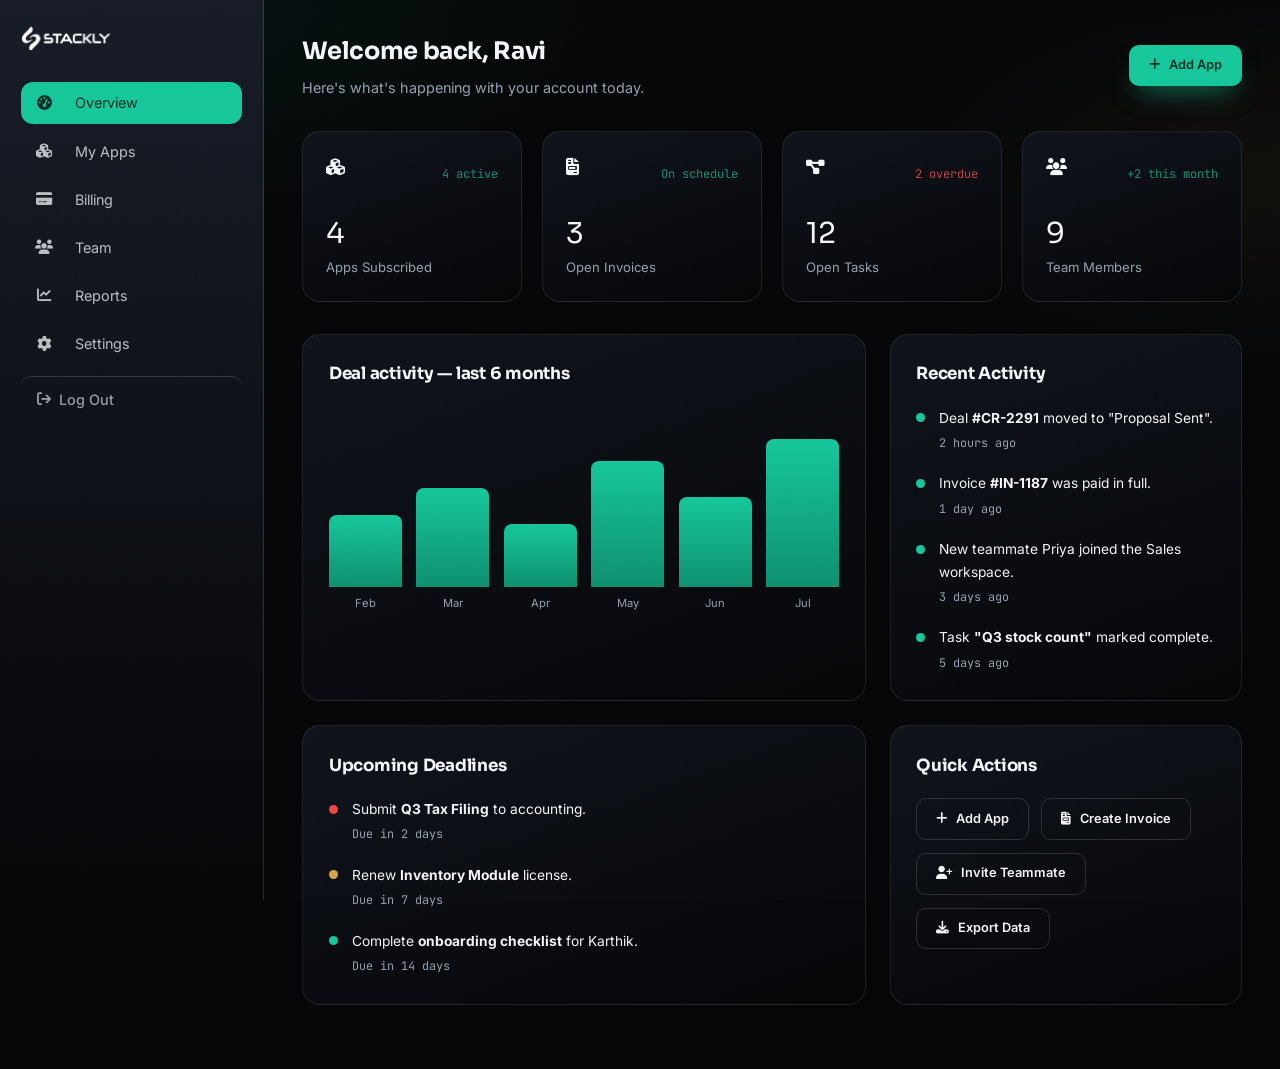
<file: dashboard-user.html>
<!doctype html>
<html lang="en">
<head>
<meta charset="UTF-8">
<meta name="viewport" content="width=device-width, initial-scale=1.0, viewport-fit=cover">
<title>User Dashboard | Corevo ERP</title>
<link rel="preconnect" href="https://fonts.googleapis.com">
<link rel="preconnect" href="https://fonts.gstatic.com" crossorigin>
<link href="https://fonts.googleapis.com/css2?family=Sora:wght@500;600;700;800&family=Inter:wght@400;500;600;700&family=JetBrains+Mono:wght@500;600&display=swap" rel="stylesheet">
<link rel="stylesheet" href="https://cdnjs.cloudflare.com/ajax/libs/font-awesome/6.5.2/css/all.min.css">
<link rel="stylesheet" href="css/style.css">
</head>
<body>

<div class="dash-overlay"></div>
<header class="dash-mobile-header">
  <a href="index.html" class="brand">
    <img src="assets/logo_white.webp" alt="Corevo" class="brand-mark" style="height:24px;">
  </a>
  <button class="dash-hamburger" aria-label="Open menu"><span></span><span></span><span></span></button>
</header>
<div class="dash-shell">
  <aside class="dash-sidebar">
    <div class="dash-sidebar-top">
      <a href="index.html" class="brand">
        <img src="assets/logo_white.webp" alt="Corevo" class="brand-mark">
      </a>
      <button class="dash-sidebar-close" aria-label="Close menu"><i class="fa-solid fa-xmark"></i></button>
    </div>

    <nav class="dash-nav">
      <button data-panel="overview" class="active"><i class="fa-solid fa-gauge-high"></i><span>&nbsp; Overview</span></button>
      <button data-panel="apps"><i class="fa-solid fa-cubes"></i><span>&nbsp; My Apps</span></button>
      <button data-panel="billing"><i class="fa-solid fa-credit-card"></i><span>&nbsp; Billing</span></button>
      <button data-panel="team"><i class="fa-solid fa-users"></i><span>&nbsp; Team</span></button>
      <button data-panel="reports"><i class="fa-solid fa-chart-line"></i><span>&nbsp; Reports</span></button>
      <button data-panel="settings"><i class="fa-solid fa-gear"></i><span>&nbsp; Settings</span></button>
      <a href="login.html" class="dash-logout"><i class="fa-solid fa-arrow-right-from-bracket"></i><span>&nbsp; Log Out</span></a>
    </nav>
  </aside>

  <main class="dash-main">
    <div class="dash-topbar">
      <div class="dash-topbar-left">
        <div><h1 id="panel-title">Welcome back, Ravi</h1><p id="panel-subtitle">Here's what's happening with your account today.</p></div>
      </div>
      <a href="404.html" class="btn btn-primary btn-sm"><i class="fa-solid fa-plus"></i> Add App</a>
    </div>

    <!-- ===== OVERVIEW ===== -->
    <section class="dash-panel active" id="panel-overview">
      <div class="stat-grid">
        <div class="stat-card reveal in-view"><div class="top"><div class="icon-wrap"><i class="fa-solid fa-cubes"></i></div><span class="delta">4 active</span></div><div class="val">4</div><div class="lbl">Apps Subscribed</div></div>
        <div class="stat-card reveal in-view"><div class="top"><div class="icon-wrap"><i class="fa-solid fa-file-invoice"></i></div><span class="delta">On schedule</span></div><div class="val">3</div><div class="lbl">Open Invoices</div></div>
        <div class="stat-card reveal in-view"><div class="top"><div class="icon-wrap"><i class="fa-solid fa-diagram-project"></i></div><span class="delta down">2 overdue</span></div><div class="val">12</div><div class="lbl">Open Tasks</div></div>
        <div class="stat-card reveal in-view"><div class="top"><div class="icon-wrap"><i class="fa-solid fa-users"></i></div><span class="delta">+2 this month</span></div><div class="val">9</div><div class="lbl">Team Members</div></div>
      </div>
      <div class="dash-grid">
        <div class="panel reveal in-view">
          <h3>Deal activity — last 6 months</h3>
          <div class="bars">
            <div class="bar" style="height:40%;"><span>Feb</span></div>
            <div class="bar" style="height:55%;"><span>Mar</span></div>
            <div class="bar" style="height:35%;"><span>Apr</span></div>
            <div class="bar" style="height:70%;"><span>May</span></div>
            <div class="bar" style="height:50%;"><span>Jun</span></div>
            <div class="bar" style="height:82%;"><span>Jul</span></div>
          </div>
        </div>
        <div class="panel reveal in-view">
          <h3>Recent Activity</h3>
          <div class="activity-list">
            <div class="activity-item"><span class="dot"></span><div><p>Deal <b>#CR-2291</b> moved to "Proposal Sent".</p><span>2 hours ago</span></div></div>
            <div class="activity-item"><span class="dot"></span><div><p>Invoice <b>#IN-1187</b> was paid in full.</p><span>1 day ago</span></div></div>
            <div class="activity-item"><span class="dot"></span><div><p>New teammate Priya joined the Sales workspace.</p><span>3 days ago</span></div></div>
            <div class="activity-item"><span class="dot"></span><div><p>Task <b>"Q3 stock count"</b> marked complete.</p><span>5 days ago</span></div></div>
          </div>
        </div>
      </div>
      <div class="dash-grid" style="margin-top:1.5rem;">
        <div class="panel reveal in-view">
          <h3>Upcoming Deadlines</h3>
          <div class="activity-list">
            <div class="activity-item"><span class="dot" style="background:#EF4444;"></span><div><p>Submit <b>Q3 Tax Filing</b> to accounting.</p><span>Due in 2 days</span></div></div>
            <div class="activity-item"><span class="dot" style="background:var(--gold);"></span><div><p>Renew <b>Inventory Module</b> license.</p><span>Due in 7 days</span></div></div>
            <div class="activity-item"><span class="dot"></span><div><p>Complete <b>onboarding checklist</b> for Karthik.</p><span>Due in 14 days</span></div></div>
          </div>
        </div>
        <div class="panel reveal in-view">
          <h3>Quick Actions</h3>
          <div style="display:flex; flex-wrap:wrap; gap:.8rem; margin-top:.5rem;">
            <a href="404.html" class="btn btn-outline btn-sm"><i class="fa-solid fa-plus"></i> Add App</a>
            <a href="404.html" class="btn btn-outline btn-sm"><i class="fa-solid fa-file-invoice"></i> Create Invoice</a>
            <a href="404.html" class="btn btn-outline btn-sm"><i class="fa-solid fa-user-plus"></i> Invite Teammate</a>
            <a href="404.html" class="btn btn-outline btn-sm"><i class="fa-solid fa-download"></i> Export Data</a>
          </div>
        </div>
      </div>
    </section>

    <!-- ===== MY APPS ===== -->
    <section class="dash-panel" id="panel-apps">
      <div class="grid-3">
        <div class="card"><div class="icon-wrap"><i class="fa-solid fa-address-book"></i></div><h3 class="card-title">CRM</h3><p>6 active pipelines, 42 open deals.</p><div style="margin-top:.8rem; display:flex; gap:.5rem;"><a href="404.html" class="btn btn-outline btn-sm">Open</a><a href="404.html" class="btn btn-ghost btn-sm">Settings</a></div></div>
        <div class="card"><div class="icon-wrap"><i class="fa-solid fa-file-invoice-dollar"></i></div><h3 class="card-title">Sales</h3><p>18 quotes sent this month, $24K pipeline.</p><div style="margin-top:.8rem; display:flex; gap:.5rem;"><a href="404.html" class="btn btn-outline btn-sm">Open</a><a href="404.html" class="btn btn-ghost btn-sm">Settings</a></div></div>
        <div class="card"><div class="icon-wrap"><i class="fa-solid fa-boxes-stacked"></i></div><h3 class="card-title">Inventory</h3><p>3 SKUs below reorder point, 156 in stock.</p><div style="margin-top:.8rem; display:flex; gap:.5rem;"><a href="404.html" class="btn btn-outline btn-sm">Open</a><a href="404.html" class="btn btn-ghost btn-sm">Settings</a></div></div>
        <div class="card"><div class="icon-wrap"><i class="fa-solid fa-calculator"></i></div><h3 class="card-title">Accounting</h3><p>3 invoices awaiting payment, $8.2K outstanding.</p><div style="margin-top:.8rem; display:flex; gap:.5rem;"><a href="404.html" class="btn btn-outline btn-sm">Open</a><a href="404.html" class="btn btn-ghost btn-sm">Settings</a></div></div>
        <div class="card"><div class="icon-wrap"><i class="fa-solid fa-users"></i></div><h3 class="card-title">HR &amp; Payroll</h3><p>9 employees on payroll, next run: 1 Aug.</p><div style="margin-top:.8rem; display:flex; gap:.5rem;"><a href="404.html" class="btn btn-outline btn-sm">Open</a><a href="404.html" class="btn btn-ghost btn-sm">Settings</a></div></div>
        <div class="card"><div class="icon-wrap"><i class="fa-solid fa-clipboard-list"></i></div><h3 class="card-title">Project</h3><p>3 active projects, 7 tasks due this week.</p><div style="margin-top:.8rem; display:flex; gap:.5rem;"><a href="404.html" class="btn btn-outline btn-sm">Open</a><a href="404.html" class="btn btn-ghost btn-sm">Settings</a></div></div>
        <div class="card" style="display:flex; align-items:center; justify-content:center; text-align:center; border-style:dashed;">
          <div><i class="fa-solid fa-plus" style="font-size:1.4rem; color:var(--slate); margin-bottom:.6rem; display:block;"></i><a href="404.html" style="font-weight:600; font-size:.9rem;">Add another app</a></div>
        </div>
      </div>
    </section>

    <!-- ===== BILLING ===== -->
    <section class="dash-panel" id="panel-billing">
      <div class="panel" style="margin-bottom:1.5rem;">
        <h3>Current Plan</h3>
        <p style="color:var(--slate); font-size:.9rem; margin-bottom:1rem;">Growth Plan — billed monthly, 9 seats active.</p>
        <div style="display:flex; gap:1rem; flex-wrap:wrap;"><a href="404.html" class="btn btn-outline btn-sm">Change Plan</a><a href="404.html" class="btn btn-primary btn-sm">Add Apps</a></div>
      </div>
      <div class="panel" style="overflow-x:auto; margin-bottom:1.5rem;">
        <h3>Invoice History</h3>
        <table class="data-table">
          <thead><tr><th>Invoice</th><th>Date</th><th>Amount</th><th>Status</th></tr></thead>
          <tbody>
            <tr><td>IN-1187</td><td>1 Jul 2026</td><td>$396.00</td><td><span class="status-pill ok">Paid</span></td></tr>
            <tr><td>IN-1163</td><td>1 Jun 2026</td><td>$396.00</td><td><span class="status-pill ok">Paid</span></td></tr>
            <tr><td>IN-1140</td><td>1 May 2026</td><td>$342.00</td><td><span class="status-pill pending">Processing</span></td></tr>
            <tr><td>IN-1122</td><td>1 Apr 2026</td><td>$342.00</td><td><span class="status-pill ok">Paid</span></td></tr>
            <tr><td>IN-1098</td><td>1 Mar 2026</td><td>$342.00</td><td><span class="status-pill ok">Paid</span></td></tr>
          </tbody>
        </table>
      </div>
      <div class="panel">
        <h3>Payment Method</h3>
        <div style="display:flex; align-items:center; gap:1rem; margin-top:.5rem;">
          <div style="width:48px; height:32px; background:var(--paper-deep); border-radius:6px; display:flex; align-items:center; justify-content:center; font-weight:700; font-size:.75rem; color:var(--teal);">VISA</div>
          <div><b style="font-size:.9rem;">Visa ending in 4242</b><br><span style="color:var(--slate); font-size:.8rem;">Expires 08/2028</span></div>
          <a href="404.html" style="margin-left:auto; font-size:.85rem; color:var(--teal-deep); font-weight:600;">Update</a>
        </div>
      </div>
    </section>

    <!-- ===== TEAM ===== -->
    <section class="dash-panel" id="panel-team">
      <div class="panel" style="overflow-x:auto; margin-bottom:1.5rem;">
        <div style="display:flex; align-items:center; justify-content:space-between; margin-bottom:1rem;">
          <h3 style="margin:0;">Workspace Members</h3>
          <a href="404.html" class="btn btn-primary btn-sm"><i class="fa-solid fa-user-plus"></i> Invite</a>
        </div>
        <table class="data-table">
          <thead><tr><th>Name</th><th>Role</th><th>App Access</th><th>Last Active</th><th>Status</th></tr></thead>
          <tbody>
            <tr><td>Ravi Kumar</td><td>Operations User</td><td>CRM, Sales, Inventory, Accounting</td><td>Just now</td><td><span class="status-pill ok">Active</span></td></tr>
            <tr><td>Priya Nair</td><td>Sales Rep</td><td>CRM, Sales</td><td>2 hours ago</td><td><span class="status-pill ok">Active</span></td></tr>
            <tr><td>Karthik Iyer</td><td>Warehouse Lead</td><td>Inventory</td><td>1 day ago</td><td><span class="status-pill pending">Invited</span></td></tr>
            <tr><td>Anita Desai</td><td>Accountant</td><td>Accounting</td><td>3 hours ago</td><td><span class="status-pill ok">Active</span></td></tr>
            <tr><td>Vikram Patel</td><td>HR Manager</td><td>HR &amp; Payroll</td><td>5 hours ago</td><td><span class="status-pill ok">Active</span></td></tr>
            <tr><td>Neha Gupta</td><td>Sales Rep</td><td>CRM, Sales</td><td>2 days ago</td><td><span class="status-pill ok">Active</span></td></tr>
          </tbody>
        </table>
      </div>
      <div class="dash-grid">
        <div class="panel">
          <h3>Role Distribution</h3>
          <div class="activity-list">
            <div class="activity-item"><span class="dot"></span><div><p><b>3</b> Sales Reps</p></div></div>
            <div class="activity-item"><span class="dot"></span><div><p><b>2</b> Operations</p></div></div>
            <div class="activity-item"><span class="dot"></span><div><p><b>1</b> Accountant</p></div></div>
            <div class="activity-item"><span class="dot"></span><div><p><b>1</b> HR Manager</p></div></div>
          </div>
        </div>
        <div class="panel">
          <h3>Pending Invitations</h3>
          <div class="activity-list">
            <div class="activity-item"><span class="dot" style="background:var(--gold);"></span><div><p>Karthik Iyer — Warehouse Lead</p><span>Sent 3 days ago</span></div></div>
            <div class="activity-item"><span class="dot" style="background:var(--gold);"></span><div><p>Rahul Sen — Marketing</p><span>Sent 1 day ago</span></div></div>
          </div>
        </div>
      </div>
    </section>

    <!-- ===== REPORTS ===== -->
    <section class="dash-panel" id="panel-reports">
      <div class="stat-grid" style="margin-bottom:1.5rem;">
        <div class="stat-card reveal in-view"><div class="top"><div class="icon-wrap"><i class="fa-solid fa-indian-rupee-sign"></i></div><span class="delta">+12%</span></div><div class="val">$48.2K</div><div class="lbl">Total Revenue (Q2)</div></div>
        <div class="stat-card reveal in-view"><div class="top"><div class="icon-wrap"><i class="fa-solid fa-handshake"></i></div><span class="delta">+8%</span></div><div class="val">24</div><div class="lbl">Deals Closed (Q2)</div></div>
        <div class="stat-card reveal in-view"><div class="top"><div class="icon-wrap"><i class="fa-solid fa-clock"></i></div><span class="delta">-15%</span></div><div class="val">9 days</div><div class="lbl">Avg. Collection Time</div></div>
        <div class="stat-card reveal in-view"><div class="top"><div class="icon-wrap"><i class="fa-solid fa-box"></i></div><span class="delta">6.2x</span></div><div class="val">156</div><div class="lbl">Units in Stock</div></div>
      </div>
      <div class="dash-grid">
        <div class="panel reveal in-view">
          <h3>Revenue by month ($k)</h3>
          <div class="bars">
            <div class="bar" style="height:45%;"><span>Feb</span></div>
            <div class="bar" style="height:58%;"><span>Mar</span></div>
            <div class="bar" style="height:50%;"><span>Apr</span></div>
            <div class="bar" style="height:66%;"><span>May</span></div>
            <div class="bar" style="height:60%;"><span>Jun</span></div>
            <div class="bar" style="height:78%;"><span>Jul</span></div>
          </div>
        </div>
        <div class="panel reveal in-view">
          <h3>Quick Stats</h3>
          <div class="activity-list">
            <div class="activity-item"><span class="dot"></span><div><p>Average deal size up 12% this quarter.</p></div></div>
            <div class="activity-item"><span class="dot"></span><div><p>Inventory turnover improved to 6.2x annually.</p></div></div>
            <div class="activity-item"><span class="dot"></span><div><p>Invoice collection time down to 9 days on average.</p></div></div>
            <div class="activity-item"><span class="dot"></span><div><p>Customer retention rate at 94.5%.</p></div></div>
            <div class="activity-item"><span class="dot"></span><div><p>Task completion rate improved to 87%.</p></div></div>
          </div>
        </div>
      </div>
      <div class="panel reveal in-view" style="margin-top:1.5rem; overflow-x:auto;">
        <h3>Top Performing Apps</h3>
        <table class="data-table">
          <thead><tr><th>App</th><th>Usage (hrs/week)</th><th>Active Users</th><th>Trend</th></tr></thead>
          <tbody>
            <tr><td>CRM</td><td>34.2</td><td>9</td><td><span class="status-pill ok">+18%</span></td></tr>
            <tr><td>Sales</td><td>28.7</td><td>6</td><td><span class="status-pill ok">+12%</span></td></tr>
            <tr><td>Inventory</td><td>22.1</td><td>4</td><td><span class="status-pill ok">+8%</span></td></tr>
            <tr><td>Accounting</td><td>15.4</td><td>3</td><td><span class="status-pill pending">+2%</span></td></tr>
          </tbody>
        </table>
      </div>
    </section>

    <!-- ===== SETTINGS ===== -->
    <section class="dash-panel" id="panel-settings">
      <div class="panel" style="margin-bottom:1.5rem;">
        <h3>Account Preferences</h3>
        <div class="settings-row"><div><b>Email notifications</b><span>Get a daily summary of deal and invoice activity</span></div><button class="toggle-switch on" data-toggle></button></div>
        <div class="settings-row"><div><b>Two-factor authentication</b><span>Add an extra layer of security to your account</span></div><button class="toggle-switch" data-toggle></button></div>
        <div class="settings-row"><div><b>Dark mode</b><span>Switch the dashboard to a darker color scheme</span></div><button class="toggle-switch" data-toggle></button></div>
        <div class="settings-row"><div><b>Weekly report email</b><span>Receive a Monday morning performance digest</span></div><button class="toggle-switch on" data-toggle></button></div>
      </div>
      <div class="dash-grid">
        <div class="panel">
          <h3>Profile</h3>
          <div style="display:flex; align-items:center; gap:1rem; margin-top:.5rem; margin-bottom:1rem;">
            <div class="avatar" style="width:56px; height:56px; font-size:1.2rem;">RK</div>
            <div><b>Ravi Kumar</b><br><span style="color:var(--slate); font-size:.85rem;">ravi@acme.com</span></div>
          </div>
          <a href="404.html" class="btn btn-outline btn-sm">Edit Profile</a>
        </div>
        <div class="panel">
          <h3>Security</h3>
          <div class="activity-list">
            <div class="activity-item"><span class="dot"></span><div><p>Last password change: <b>15 Jun 2026</b></p></div></div>
            <div class="activity-item"><span class="dot"></span><div><p>Last login: <b>Today, 9:14 AM</b> from Chrome on Windows</p></div></div>
            <div class="activity-item"><span class="dot"></span><div><p>Active sessions: <b>2</b></p></div></div>
          </div>
          <a href="404.html" class="btn btn-outline btn-sm" style="margin-top:.8rem;">Change Password</a>
        </div>
      </div>
    </section>
  </main>
</div>

<script src="js/main.js"></script>
<script>
  document.querySelector('.dash-sidebar-close') && document.querySelector('.dash-sidebar-close').addEventListener('click', function(){
    document.querySelector('.dash-sidebar').classList.remove('is-open');
    document.querySelector('.dash-overlay').classList.remove('is-open');
    document.querySelector('.dash-hamburger').classList.remove('is-open');
  });

  var PANEL_META = {
    overview: ['Welcome back, Ravi', "Here's what's happening with your account today."],
    apps: ['My Apps', 'Manage the modules included in your subscription.'],
    billing: ['Billing', 'View your plan, seats and invoice history.'],
    team: ['Team', 'Manage who has access to which apps.'],
    reports: ['Reports', 'Track performance across your connected apps.'],
    settings: ['Settings', 'Manage your personal account preferences.']
  };

  document.querySelectorAll('.dash-nav button[data-panel]').forEach(function(btn){
    btn.addEventListener('click', function(){
      document.querySelectorAll('.dash-nav button[data-panel]').forEach(function(b){ b.classList.remove('active'); });
      btn.classList.add('active');
      var target = btn.getAttribute('data-panel');
      document.querySelectorAll('.dash-panel').forEach(function(p){ p.classList.remove('active'); });
      var panelEl = document.getElementById('panel-' + target);
      if(panelEl) panelEl.classList.add('active');
      var meta = PANEL_META[target];
      if(meta){
        document.getElementById('panel-title').textContent = meta[0];
        document.getElementById('panel-subtitle').textContent = meta[1];
      }
      // Close mobile sidebar after navigating
      if(window.innerWidth <= 860){
        document.querySelector('.dash-sidebar').classList.remove('is-open');
        document.querySelector('.dash-overlay').classList.remove('is-open');
        document.querySelector('.dash-hamburger').classList.remove('is-open');
      }
      // Re-trigger bar chart animation
      document.querySelectorAll('#'+ 'panel-' + target +' .bars').forEach(function(b){ b.classList.remove('in-view'); void b.offsetWidth; b.classList.add('in-view'); });
    });
  });

  document.querySelectorAll('[data-toggle]').forEach(function(t){
    t.addEventListener('click', function(){ t.classList.toggle('on'); });
  });
</script>
</body>
</html>
</file>
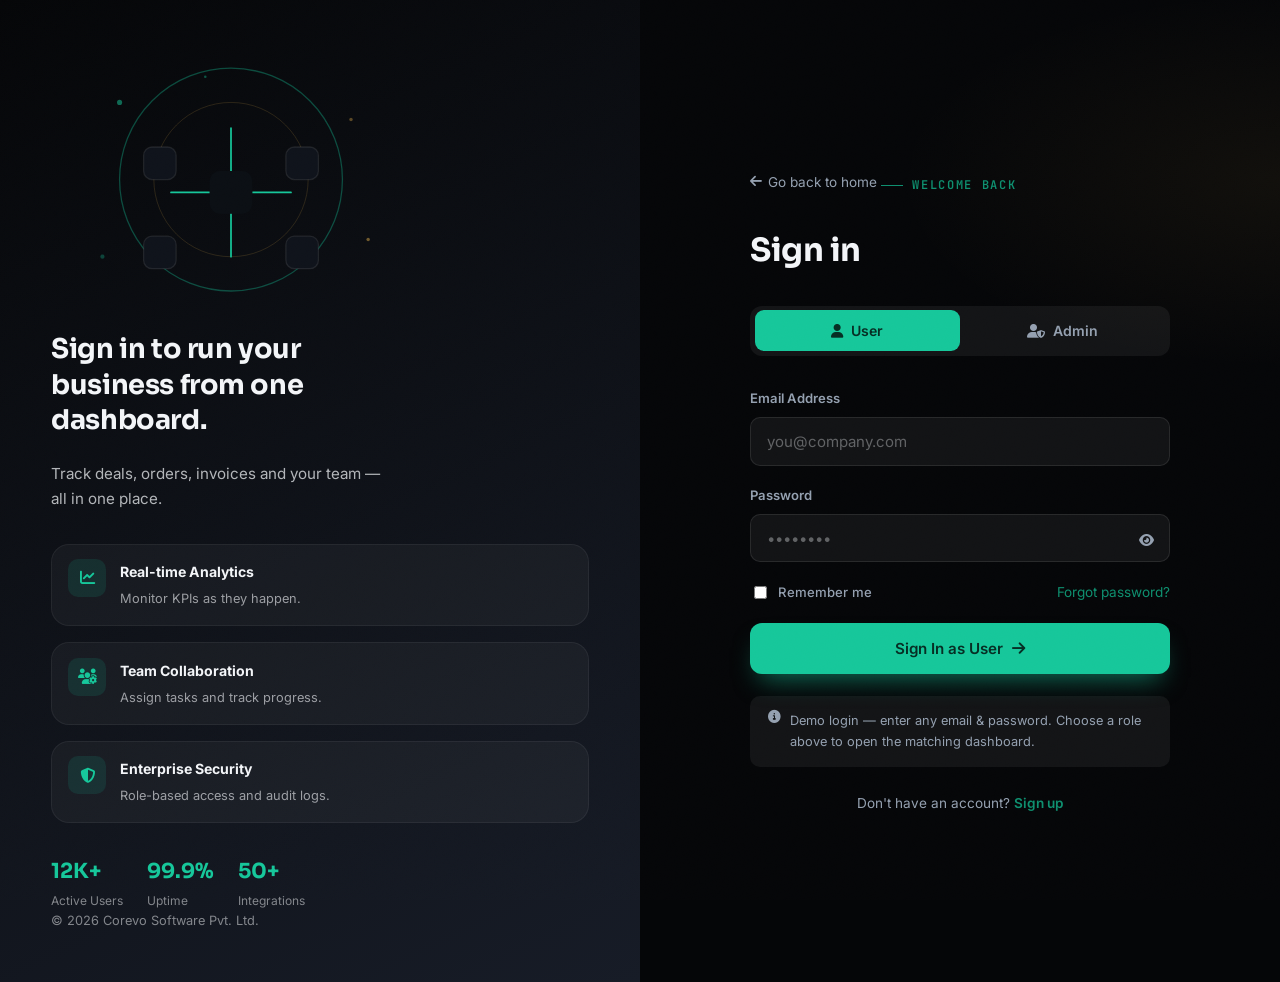
<file: login.html>
<!doctype html>
<html lang="en">
<head>
<meta charset="UTF-8">
<meta name="viewport" content="width=device-width, initial-scale=1.0, viewport-fit=cover">
<title>Sign In | Corevo ERP</title>
<meta name="description" content="Sign in to your Corevo ERP account.">
<link rel="preconnect" href="https://fonts.googleapis.com">
<link rel="preconnect" href="https://fonts.gstatic.com" crossorigin>
<link href="https://fonts.googleapis.com/css2?family=Sora:wght@500;600;700;800&family=Inter:wght@400;500;600;700&family=JetBrains+Mono:wght@500;600&display=swap" rel="stylesheet">
<link rel="stylesheet" href="https://cdnjs.cloudflare.com/ajax/libs/font-awesome/6.5.2/css/all.min.css">
<link rel="stylesheet" href="css/style.css">
</head>
<body>

<div class="login-wrap">
  <aside class="login-aside">
    <div class="login-aside-content">
      <svg viewBox="0 0 420 300" xmlns="http://www.w3.org/2000/svg" aria-hidden="true" class="login-hero-svg">
        <circle cx="210" cy="150" r="130" fill="none" stroke="#16C79A" stroke-width="1.5" stroke-opacity=".35" class="spin-slow"/>
        <circle cx="210" cy="150" r="90" fill="none" stroke="#D4A548" stroke-width="1" stroke-opacity=".2" class="spin-slow" style="animation-direction:reverse; animation-duration:22s;"/>
        <g class="float">
          <path d="M210 90 V140 M210 190 V240 M140 165 H185 M235 165 H280" class="mod-line draw in-view"/>
          <rect x="185" y="140" width="50" height="50" rx="12" fill="#0B0F14"/>
          <rect x="108" y="112" width="38" height="38" rx="10" class="mod-chip"/>
          <rect x="274" y="112" width="38" height="38" rx="10" class="mod-chip"/>
          <rect x="108" y="216" width="38" height="38" rx="10" class="mod-chip"/>
          <rect x="274" y="216" width="38" height="38" rx="10" class="mod-chip"/>
        </g>
        <circle cx="80" cy="60" r="3" fill="#16C79A" opacity=".5" class="particle p1"/>
        <circle cx="350" cy="80" r="2" fill="#D4A548" opacity=".4" class="particle p2"/>
        <circle cx="60" cy="240" r="2.5" fill="#16C79A" opacity=".3" class="particle p3"/>
        <circle cx="370" cy="220" r="2" fill="#D4A548" opacity=".5" class="particle p4"/>
        <circle cx="180" cy="30" r="1.5" fill="#16C79A" opacity=".4" class="particle p5"/>
      </svg>

      <h2 class="login-aside-title">Sign in to run your business from one dashboard.</h2>
      <p class="login-aside-sub">Track deals, orders, invoices and your team — all in one place.</p>

      <div class="login-features">
        <div class="login-feature fade-up" style="animation-delay:.1s;">
          <div class="login-feature-icon"><i class="fa-solid fa-chart-line"></i></div>
          <div><strong>Real-time Analytics</strong><br><span>Monitor KPIs as they happen.</span></div>
        </div>
        <div class="login-feature fade-up" style="animation-delay:.25s;">
          <div class="login-feature-icon"><i class="fa-solid fa-users-gear"></i></div>
          <div><strong>Team Collaboration</strong><br><span>Assign tasks and track progress.</span></div>
        </div>
        <div class="login-feature fade-up" style="animation-delay:.4s;">
          <div class="login-feature-icon"><i class="fa-solid fa-shield-halved"></i></div>
          <div><strong>Enterprise Security</strong><br><span>Role-based access and audit logs.</span></div>
        </div>
      </div>

      <div class="login-stats fade-up" style="animation-delay:.55s;">
        <div><span class="login-stat-num">12K+</span><span class="login-stat-label">Active Users</span></div>
        <div><span class="login-stat-num">99.9%</span><span class="login-stat-label">Uptime</span></div>
        <div><span class="login-stat-num">50+</span><span class="login-stat-label">Integrations</span></div>
      </div>
    </div>

    <p style="color:rgba(243,245,248,.5); font-size:.8rem;">&copy; 2026 Corevo Software Pvt. Ltd.</p>
  </aside>

  <div class="login-form-side">
    <div class="login-box">
      <a href="index.html" style="display:inline-flex; align-items:center; gap:.4rem; font-size:.85rem; color:var(--slate); margin-bottom:1.2rem; text-decoration:none;"><i class="fa-solid fa-arrow-left"></i> Go back to home</a>
      <span class="eyebrow">Welcome back</span>
      <h1 style="font-family:var(--f-display); font-size:2rem; margin:.8rem 0 1.8rem;">Sign in</h1>

      <div class="role-toggle">
        <button type="button" class="active" data-role="user"><i class="fa-solid fa-user"></i>&nbsp; User</button>
        <button type="button" data-role="admin"><i class="fa-solid fa-user-shield"></i>&nbsp; Admin</button>
      </div>

      <form class="form-grid" id="login-form" autocomplete="off">
        <div class="form-field full"><label for="l-email">Email Address</label><input id="l-email" type="email" placeholder="you@company.com" autocomplete="username" required onblur="gmailOnly(this)"></div>

        <div class="form-field full password-field">
          <label for="l-pass">Password</label>
          <input id="l-pass" type="password" placeholder="••••••••" autocomplete="current-password" required>
          <button type="button" class="password-toggle" aria-label="Show password" tabindex="-1">
            <i class="fa-solid fa-eye"></i>
          </button>
        </div>

        <div class="form-field full" style="flex-direction:row; align-items:center; justify-content:space-between;">
          <label style="display:flex; align-items:center; gap:.5rem; font-weight:500;"><input type="checkbox" style="width:auto;"> Remember me</label>
          <a href="404.html" style="font-size:.85rem; color:var(--teal-deep);">Forgot password?</a>
        </div>
        <div class="form-field full">
          <button type="submit" class="btn btn-primary btn-block" id="login-submit">Sign In as User <i class="fa-solid fa-arrow-right"></i></button>
        </div>
      </form>

      <div class="demo-note"><i class="fa-solid fa-circle-info"></i> Demo login — enter any email &amp; password. Choose a role above to open the matching dashboard.</div>
      <p class="login-footnote">Don't have an account? <a href="signup.html" style="color:var(--teal-deep); font-weight:600;">Sign up</a></p>
    </div>
  </div>
</div>

<script>
  function gmailOnly(el){
    var val = el.value.trim();
    if(val && !/^[a-zA-Z0-9._%+-]+@gmail\.com$/i.test(val)){
      alert('Only Gmail addresses are allowed.');
      el.value = '';
      el.focus();
    }
  }
  var role = 'user';
  var toggleBtns = document.querySelectorAll('.role-toggle button');
  var submitBtn = document.getElementById('login-submit');
  toggleBtns.forEach(function(btn){
    btn.addEventListener('click', function(){
      toggleBtns.forEach(function(b){ b.classList.remove('active'); });
      btn.classList.add('active');
      role = btn.getAttribute('data-role');
      submitBtn.innerHTML = (role === 'admin' ? 'Sign In as Admin' : 'Sign In as User') + ' <i class="fa-solid fa-arrow-right"></i>';
    });
  });
  document.getElementById('login-form').addEventListener('submit', function(e){
    e.preventDefault();
    window.location.href = role === 'admin' ? 'dashboard-admin.html' : 'dashboard-user.html';
  });
</script>
<script src="js/main.js"></script>
</body>
</html>
</file>
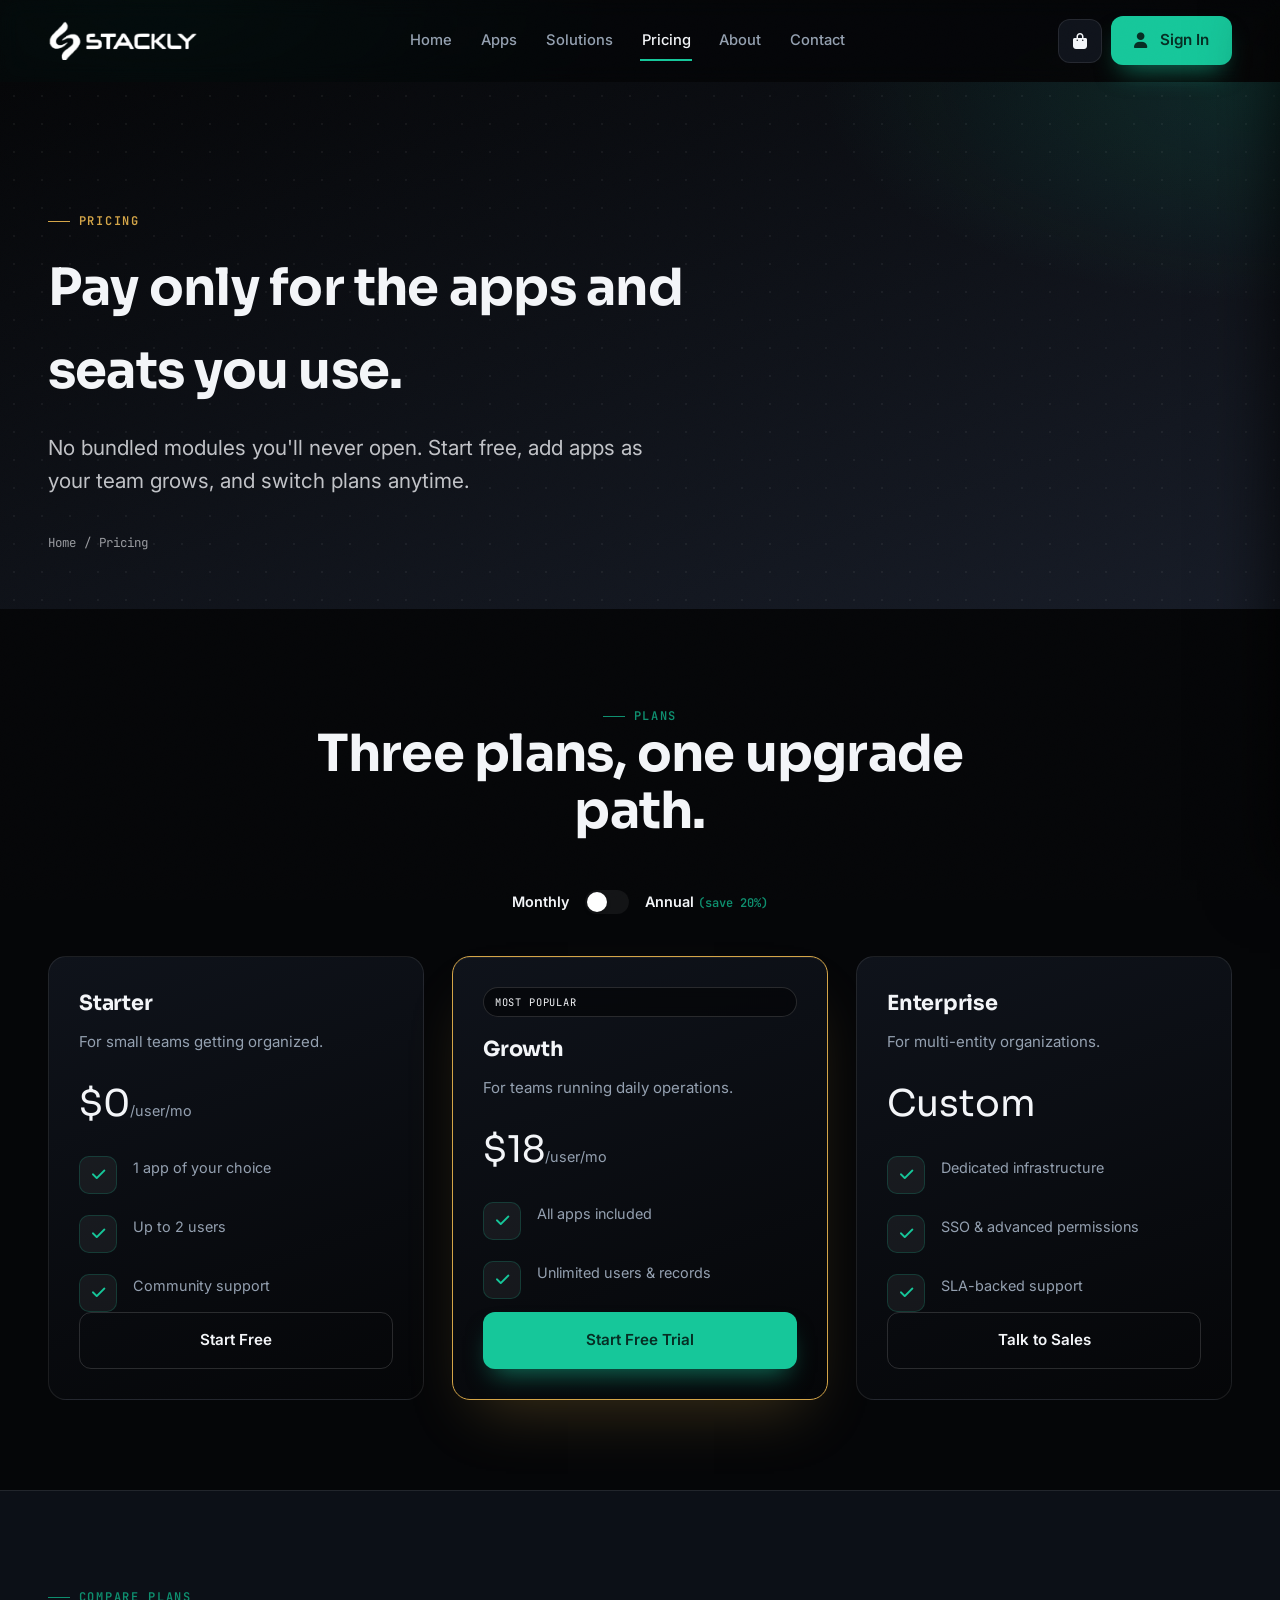
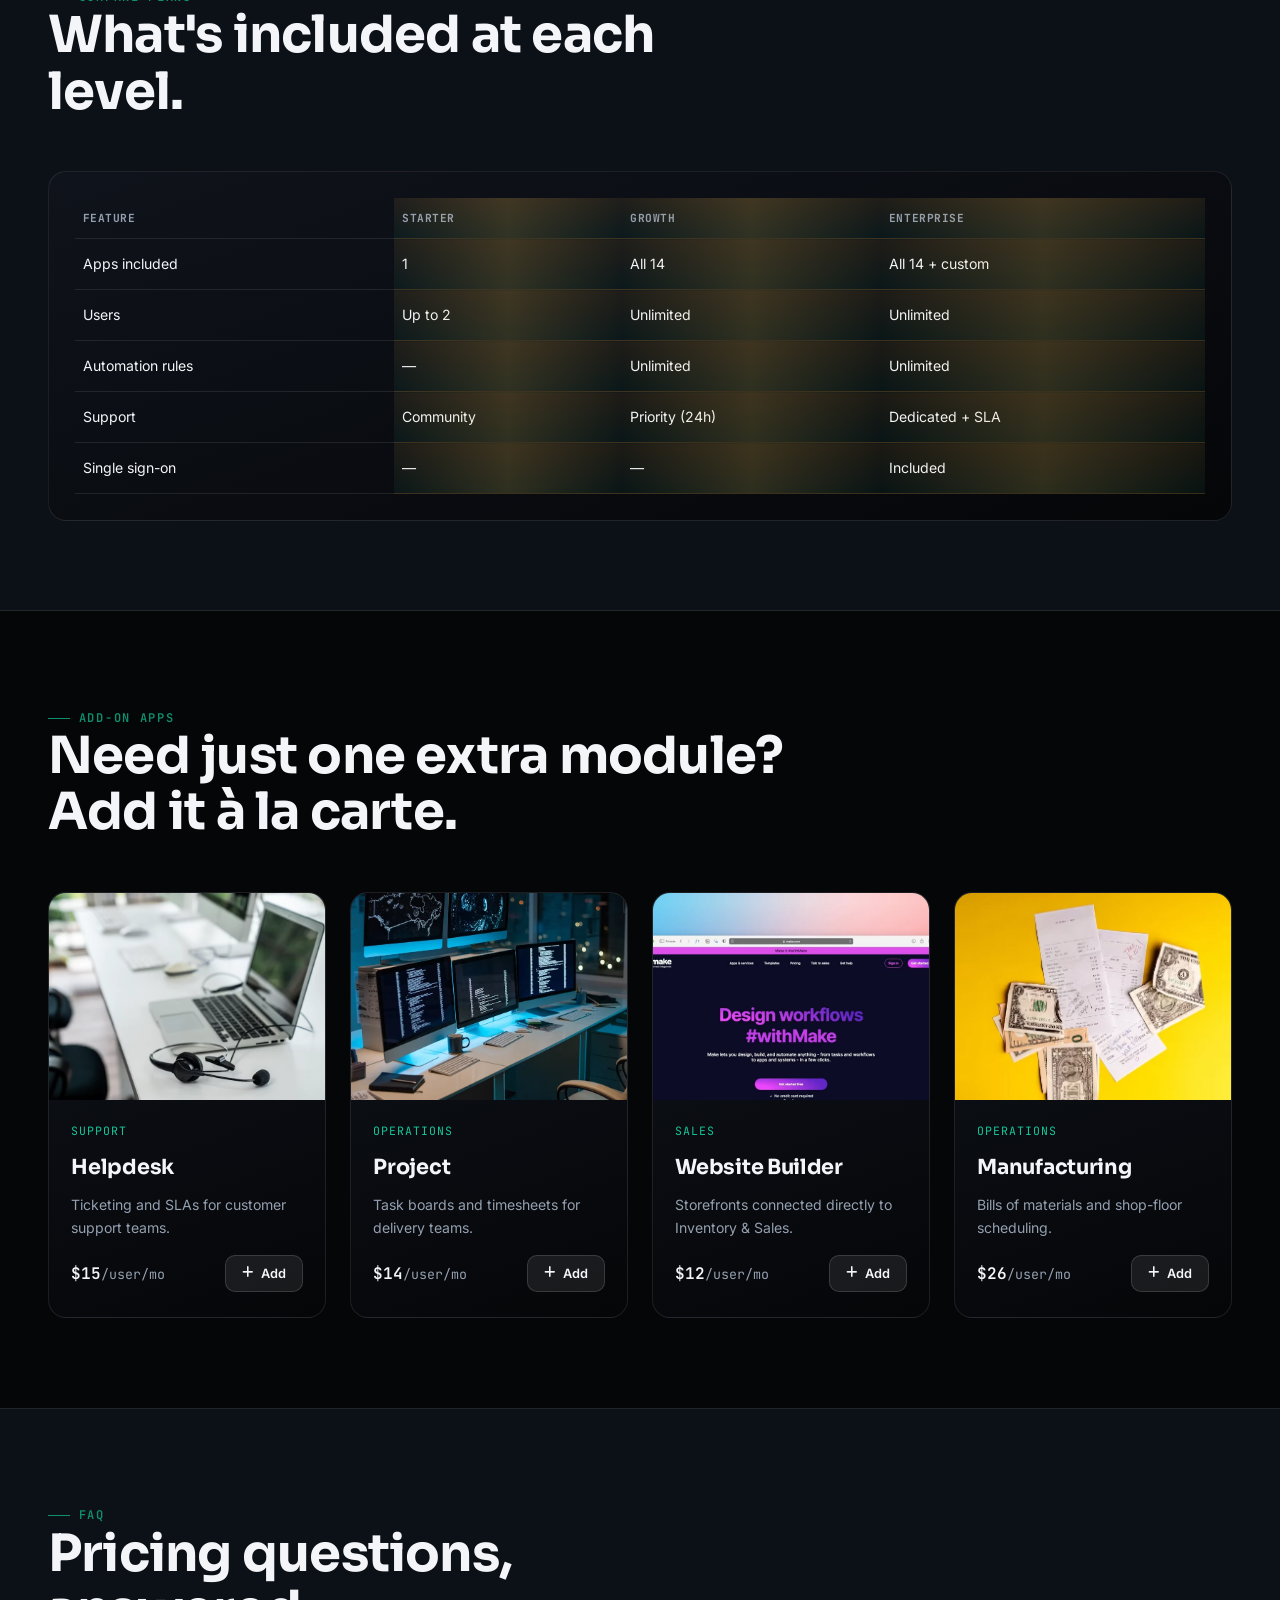
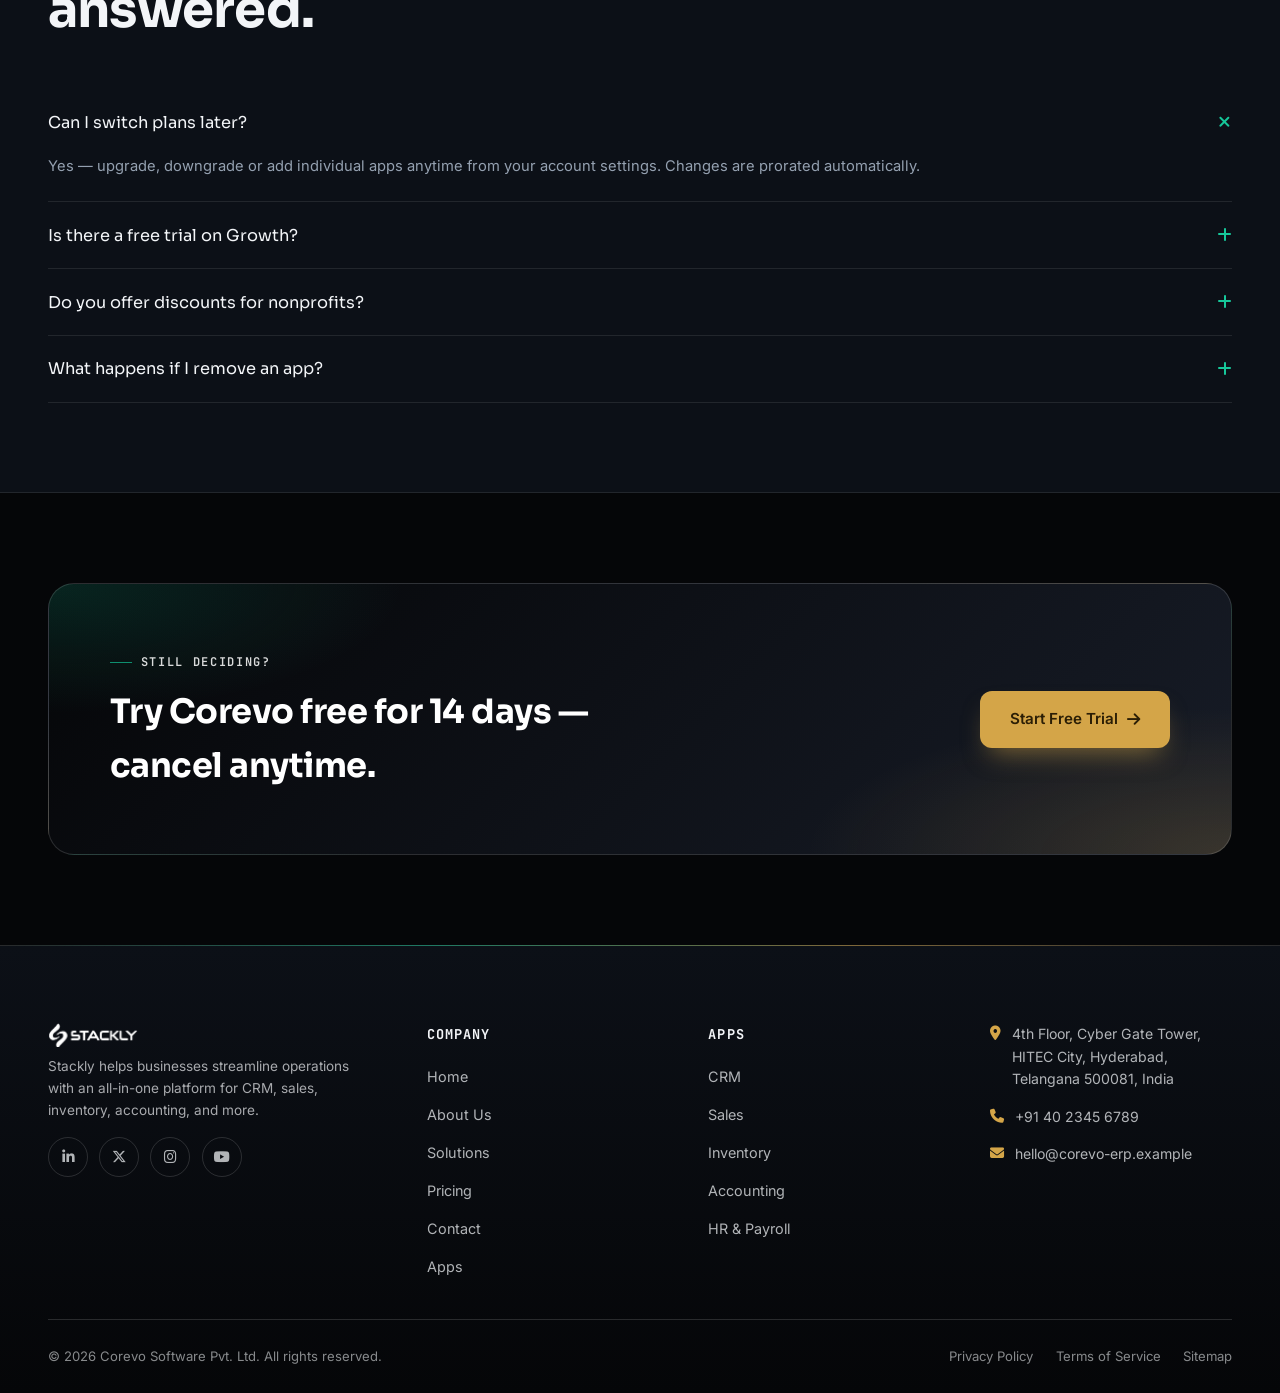
<file: pricing.html>
<!doctype html>
<html lang="en">
<head>
<meta charset="UTF-8">
<meta name="viewport" content="width=device-width, initial-scale=1.0, viewport-fit=cover">
<title>Pricing | Corevo ERP</title>
<meta name="description" content="Simple, transparent Corevo pricing — pay per app, per user.">
<link rel="icon" href="data:image/svg+xml,<svg xmlns=%22http://www.w3.org/2000/svg%22 viewBox=%220 0 100 100%22><rect width=%22100%22 height=%22100%22 rx=%2224%22 fill=%22%230B0F14%22/><rect x=%2222%22 y=%2222%22 width=%2224%22 height=%2224%22 rx=%226%22 fill=%22%2316C79A%22/><rect x=%2254%22 y=%2222%22 width=%2224%22 height=%2224%22 rx=%226%22 fill=%22%23D4A548%22/><rect x=%2222%22 y=%2254%22 width=%2224%22 height=%2224%22 rx=%226%22 fill=%22%23D4A548%22/><rect x=%2254%22 y=%2254%22 width=%2224%22 height=%2224%22 rx=%226%22 fill=%22%2316C79A%22/></svg>">
<link rel="preconnect" href="https://fonts.googleapis.com">
<link rel="preconnect" href="https://fonts.gstatic.com" crossorigin>
<link href="https://fonts.googleapis.com/css2?family=Sora:wght@500;600;700;800&family=Inter:wght@400;500;600;700&family=JetBrains+Mono:wght@500;600&display=swap" rel="stylesheet">
<link rel="stylesheet" href="https://cdnjs.cloudflare.com/ajax/libs/font-awesome/6.5.2/css/all.min.css">
<link rel="stylesheet" href="css/style.css">
</head>
<body>

<header class="site-header">
  <div class="header-inner">
    <a href="index.html" class="brand" aria-label="Corevo home">
      <img src="assets/logo_white.webp" alt="Corevo" class="brand-mark">
    </a>

    <nav class="main-nav" aria-label="Primary">
      <a href="index.html">Home</a>
      <a href="apps.html">Apps</a>
      <a href="solutions.html">Solutions</a>
      <a href="pricing.html">Pricing</a>
      <a href="about.html">About</a>
      <a href="contact.html">Contact</a>
    </nav>

    <div class="header-actions">
      <a href="bag.html" class="icon-btn" aria-label="View bag">
        <i class="fa-solid fa-bag-shopping"></i>
        <span class="bag-count">0</span>
      </a>
      <a href="login.html" class="btn btn-primary btn-signin">
        <i class="fa-solid fa-user"></i><span class="txt">&nbsp;Sign In</span>
      </a>
      <button class="hamburger" aria-label="Open menu" aria-expanded="false">
        <span></span><span></span><span></span>
      </button>
    </div>
  </div>
</header>

<div class="mobile-nav-overlay"></div>
<nav class="mobile-nav" aria-label="Mobile">
  <button class="mobile-nav-close" aria-label="Close menu"><i class="fa-solid fa-xmark"></i></button>
  <ul class="mobile-nav-links">
    <li><a href="index.html"><i class="fa-solid fa-house"></i>&nbsp; Home</a></li>
    <li><a href="apps.html"><i class="fa-solid fa-table-cells"></i>&nbsp; Apps</a></li>
    <li><a href="solutions.html"><i class="fa-solid fa-diagram-project"></i>&nbsp; Solutions</a></li>
    <li><a href="pricing.html"><i class="fa-solid fa-tag"></i>&nbsp; Pricing</a></li>
    <li><a href="about.html"><i class="fa-solid fa-building"></i>&nbsp; About</a></li>
    <li><a href="contact.html"><i class="fa-solid fa-envelope"></i>&nbsp; Contact</a></li>
  </ul>
  <div class="mobile-nav-actions">
    <a href="bag.html" class="btn btn-ghost btn-block"><i class="fa-solid fa-bag-shopping"></i> My Bag</a>
    <a href="login.html" class="btn btn-primary btn-block"><i class="fa-solid fa-user"></i> Sign In</a>
    <div class="mobile-nav-social">
      <a href="404.html" class="js-social-link" data-target="404.html" aria-label="LinkedIn"><i class="fa-brands fa-linkedin-in"></i></a>
      <a href="404.html" class="js-social-link" data-target="404.html" aria-label="Twitter"><i class="fa-brands fa-x-twitter"></i></a>
      <a href="404.html" class="js-social-link" data-target="404.html" aria-label="Instagram"><i class="fa-brands fa-instagram"></i></a>
      <a href="404.html" class="js-social-link" data-target="404.html" aria-label="YouTube"><i class="fa-brands fa-youtube"></i></a>
    </div>
  </div>
</nav>

<main>
<!-- ============ 1. PAGE HERO ============ -->
<section class="page-hero">
   <video class="page-hero-bg" src="assets/pricing.mp4" muted loop playsinline preload="metadata"></video>
  <div class="container">
    <span class="eyebrow">Pricing</span>
    <h1>Pay only for the apps and seats you use.</h1>
    <p class="lead">No bundled modules you'll never open. Start free, add apps as your team grows, and switch plans anytime.</p>
    <div class="crumb"><a href="index.html">Home</a> / <span>Pricing</span></div>
  </div>
</section>

<!-- ============ 2. PRICING PLANS ============ -->
<section class="section">
  <div class="container">
    <div class="section-head reveal" style="text-align:center; margin-inline:auto;">
      <span class="eyebrow">Plans</span>
      <h2 class="section-title">Three plans, one upgrade path.</h2>
    </div>
    <div style="display:flex; justify-content:center; align-items:center; gap:1rem; margin-bottom:2.6rem;">
      <span style="font-size:.9rem; font-weight:600;">Monthly</span>
      <button class="toggle-switch" id="billing-toggle" aria-label="Toggle annual billing"></button>
      <span style="font-size:.9rem; font-weight:600;">Annual <span style="color:var(--teal-deep); font-family:var(--f-mono); font-size:.75rem;">(save 20%)</span></span>
    </div>
    <div class="grid-3 reveal-stagger">
      <div class="card">
        <h3 class="card-title">Starter</h3>
        <p style="margin-bottom:1.2rem;">For small teams getting organized.</p>
        <div style="font-family:var(--f-display); font-size:2.3rem;"><span class="price" data-monthly="0" data-annual="0">$0</span><span style="font-size:.9rem; color:var(--slate); font-family:var(--f-body);">/user/mo</span></div>
        <ul class="feature-list" style="margin-top:1.4rem;">
          <li><span class="fi"><i class="fa-solid fa-check"></i></span><span>1 app of your choice</span></li>
          <li><span class="fi"><i class="fa-solid fa-check"></i></span><span>Up to 2 users</span></li>
          <li><span class="fi"><i class="fa-solid fa-check"></i></span><span>Community support</span></li>
        </ul>
        <a href="404.html" class="btn btn-outline" style="margin-top:auto;">Start Free</a>
      </div>
      <div class="card" style="border-color:var(--gold); box-shadow:var(--shadow-gold);">
        <span class="product-tag" style="position:static; display:inline-block; margin-bottom:1rem;">Most Popular</span>
        <h3 class="card-title">Growth</h3>
        <p style="margin-bottom:1.2rem;">For teams running daily operations.</p>
        <div style="font-family:var(--f-display); font-size:2.3rem;"><span class="price" data-monthly="18" data-annual="14">$18</span><span style="font-size:.9rem; color:var(--slate); font-family:var(--f-body);">/user/mo</span></div>
        <ul class="feature-list" style="margin-top:1.4rem;">
          <li><span class="fi"><i class="fa-solid fa-check"></i></span><span>All apps included</span></li>
          <li><span class="fi"><i class="fa-solid fa-check"></i></span><span>Unlimited users &amp; records</span></li>
         
        </ul>
        <a href="404.html" class="btn btn-primary" style="margin-top:auto;">Start Free Trial</a>
      </div>
      <div class="card">
        <h3 class="card-title">Enterprise</h3>
        <p style="margin-bottom:1.2rem;">For multi-entity organizations.</p>
        <div style="font-family:var(--f-display); font-size:2.3rem;">Custom</div>
        <ul class="feature-list" style="margin-top:1.4rem;">
          <li><span class="fi"><i class="fa-solid fa-check"></i></span><span>Dedicated infrastructure</span></li>
          <li><span class="fi"><i class="fa-solid fa-check"></i></span><span>SSO &amp; advanced permissions</span></li>
          <li><span class="fi"><i class="fa-solid fa-check"></i></span><span>SLA-backed support</span></li>
        </ul>
        <a href="404.html" class="btn btn-outline" style="margin-top:auto;">Talk to Sales</a>
      </div>
    </div>
  </div>
</section>

<!-- ============ 3. FEATURE COMPARISON ============ -->
<section class="section alt">
  <div class="container">
    <div class="section-head reveal"><span class="eyebrow">Compare plans</span><h2 class="section-title">What's included at each level.</h2></div>
    <div class="panel reveal" style="overflow-x:auto;">
      <table class="data-table">
        <thead><tr><th>Feature</th><th class="highlight">Starter</th><th class="highlight">Growth</th><th class="highlight">Enterprise</th></tr></thead>
        <tbody>
          <tr><td>Apps included</td><td class="highlight">1</td><td class="highlight">All 14</td><td class="highlight">All 14 + custom</td></tr>
          <tr><td>Users</td><td class="highlight">Up to 2</td><td class="highlight">Unlimited</td><td class="highlight">Unlimited</td></tr>
          <tr><td>Automation rules</td><td class="highlight">—</td><td class="highlight">Unlimited</td><td class="highlight">Unlimited</td></tr>
          <tr><td>Support</td><td class="highlight">Community</td><td class="highlight">Priority (24h)</td><td class="highlight">Dedicated + SLA</td></tr>
          <tr><td>Single sign-on</td><td class="highlight">—</td><td class="highlight">—</td><td class="highlight">Included</td></tr>
        </tbody>
      </table>
    </div>
  </div>
</section>

<!-- ============ 4. ADD-ONS ============ -->
<section class="section">
  <div class="container">
    <div class="section-head reveal"><span class="eyebrow">Add-on apps</span><h2 class="section-title">Need just one extra module? Add it à la carte.</h2></div>
    <div class="grid-4 reveal-stagger">
      <div class="product-card">
        <div class="product-media"><img src="assets/helpdesk.webp" alt="Helpdesk" class="product-img"></div>
        <div class="product-body"><span class="cat">Support</span><h3 class="card-title">Helpdesk</h3><p>Ticketing and SLAs for customer support teams.</p>
          <div class="product-foot"><span class="product-price">$15<small>/user/mo</small></span><button class="add-bag-btn" data-id="a9" data-name="Helpdesk" data-cat="Support" data-price="15" data-icon="helpdesk"><i class="fa-solid fa-plus"></i> Add</button></div>
        </div>
      </div>
      <div class="product-card">
        <div class="product-media"><img src="assets/projects2.webp" alt="Project" class="product-img"></div>
        <div class="product-body"><span class="cat">Operations</span><h3 class="card-title">Project</h3><p>Task boards and timesheets for delivery teams.</p>
          <div class="product-foot"><span class="product-price">$14<small>/user/mo</small></span><button class="add-bag-btn" data-id="a6" data-name="Project" data-cat="Operations" data-price="14" data-icon="project"><i class="fa-solid fa-plus"></i> Add</button></div>
        </div>
      </div>
      <div class="product-card">
        <div class="product-media"><img src="assets/website_builder_2.webp" alt="Website Builder" class="product-img"></div>
        <div class="product-body"><span class="cat">Sales</span><h3 class="card-title">Website Builder</h3><p>Storefronts connected directly to Inventory &amp; Sales.</p>
          <div class="product-foot"><span class="product-price">$12<small>/user/mo</small></span><button class="add-bag-btn" data-id="a8" data-name="Website Builder" data-cat="Sales" data-price="12" data-icon="website"><i class="fa-solid fa-plus"></i> Add</button></div>
        </div>
      </div>
      <div class="product-card">
        <div class="product-media"><img src="assets/Bill2.webp" alt="Manufacturing" class="product-img"></div>
        <div class="product-body"><span class="cat">Operations</span><h3 class="card-title">Manufacturing</h3><p>Bills of materials and shop-floor scheduling.</p>
          <div class="product-foot"><span class="product-price">$26<small>/user/mo</small></span><button class="add-bag-btn" data-id="a7" data-name="Manufacturing" data-cat="Operations" data-price="26" data-icon="manufacturing"><i class="fa-solid fa-plus"></i> Add</button></div>
        </div>
      </div>
    </div>
  </div>
</section>

<!-- ============ 5. FAQ ============ -->
<section class="section alt">
  <div class="container">
    <div class="section-head reveal"><span class="eyebrow">FAQ</span><h2 class="section-title">Pricing questions, answered.</h2></div>
    <div>
      <div class="faq-item open">
        <button class="faq-q">Can I switch plans later? <i class="fa-solid fa-plus"></i></button>
        <div class="faq-a"><p>Yes — upgrade, downgrade or add individual apps anytime from your account settings. Changes are prorated automatically.</p></div>
      </div>
      <div class="faq-item">
        <button class="faq-q">Is there a free trial on Growth? <i class="fa-solid fa-plus"></i></button>
        <div class="faq-a"><p>Every Growth plan includes a 14-day free trial with full access to all apps — no credit card required to start.</p></div>
      </div>
      <div class="faq-item">
        <button class="faq-q">Do you offer discounts for nonprofits? <i class="fa-solid fa-plus"></i></button>
        <div class="faq-a"><p>Yes, registered nonprofits and educational institutions receive 30% off Growth and Enterprise plans.</p></div>
      </div>
      <div class="faq-item">
        <button class="faq-q">What happens if I remove an app? <i class="fa-solid fa-plus"></i></button>
        <div class="faq-a"><p>Your data is retained for 90 days in case you reactivate the app, after which it can be permanently deleted on request.</p></div>
      </div>
    </div>
  </div>
</section>

<!-- ============ 6. CTA ============ -->
<section class="section">
  <div class="container reveal">
    <div class="cta-banner">
      <div><span class="eyebrow" style="color:rgba(255,255,255,.85);">Still deciding?</span><h2 style="margin-top:.8rem;">Try Corevo free for 14 days — cancel anytime.</h2></div>
      <a href="404.html" class="btn btn-gold">Start Free Trial <i class="fa-solid fa-arrow-right"></i></a>
    </div>
  </div>
</section>

<script>
  var billingToggle = document.getElementById('billing-toggle');
  var isAnnual = false;
  billingToggle && billingToggle.addEventListener('click', function(){
    isAnnual = !isAnnual;
    billingToggle.classList.toggle('on', isAnnual);
    document.querySelectorAll('.price').forEach(function(el){
      var val = isAnnual ? el.getAttribute('data-annual') : el.getAttribute('data-monthly');
      el.textContent = '$' + val;
    });
  });
</script>

</main>
<footer class="site-footer">
  <div class="container">
    <div class="footer-top">
      <div class="footer-col footer-brand open">
        <a href="index.html"><img src="assets/logo_white.webp" alt="Corevo" style="height:24px; width:auto;"></a>
        <p style="color:rgba(243,245,248,.68); font-size:.85rem; margin:8px 0 12px;">Stackly helps businesses streamline operations with an all-in-one platform for CRM, sales, inventory, accounting, and more.</p>
        <div class="footer-social">
          <a href="404.html" class="js-social-link" data-target="404.html" aria-label="LinkedIn"><i class="fa-brands fa-linkedin-in"></i></a>
          <a href="404.html" class="js-social-link" data-target="404.html" aria-label="Twitter"><i class="fa-brands fa-x-twitter"></i></a>
          <a href="404.html" class="js-social-link" data-target="404.html" aria-label="Instagram"><i class="fa-brands fa-instagram"></i></a>
          <a href="404.html" class="js-social-link" data-target="404.html" aria-label="YouTube"><i class="fa-brands fa-youtube"></i></a>
        </div>
      </div>

      <div class="footer-col">
        <button class="footer-toggle" type="button">Company <i class="fa-solid fa-chevron-down"></i></button>
        <div class="footer-col-body">
          <h4 class="desktop-only-label">Company</h4>
          <ul>
            <li><a href="index.html">Home</a></li>
            <li><a href="about.html">About Us</a></li>
            <li><a href="solutions.html">Solutions</a></li>
            <li><a href="pricing.html">Pricing</a></li>
            <li><a href="contact.html">Contact</a></li>
            <li><a href="apps.html">Apps</a></li>
          </ul>
        </div>
      </div>

      <div class="footer-col">
        <button class="footer-toggle" type="button">Apps <i class="fa-solid fa-chevron-down"></i></button>
        <div class="footer-col-body">
          <h4 class="desktop-only-label">Apps</h4>
          <ul>
            <li><a href="404.html">CRM</a></li>
            <li><a href="404.html">Sales</a></li>
            <li><a href="404.html">Inventory</a></li>
            <li><a href="404.html">Accounting</a></li>
            <li><a href="404.html">HR &amp; Payroll</a></li>
          </ul>
        </div>
      </div>

      <div class="footer-col">
        <button class="footer-toggle" type="button">Get In Touch <i class="fa-solid fa-chevron-down"></i></button>
        <div class="footer-col-body">
          <div class="footer-address"><i class="fa-solid fa-location-dot"></i><span>4th Floor, Cyber Gate Tower, HITEC City, Hyderabad, Telangana 500081, India</span></div>
          <div class="footer-address"><i class="fa-solid fa-phone"></i><span>+91 40 2345 6789</span></div>
          <div class="footer-address"><i class="fa-solid fa-envelope"></i><span>hello@corevo-erp.example</span></div>
        </div>
      </div>
    </div>

    <div class="footer-bottom">
      <p>&copy; 2026 Corevo Software Pvt. Ltd. All rights reserved.</p>
      <div class="footer-bottom-links">
        <a href="404.html" class="js-social-link" data-target="404.html">Privacy Policy</a>
        <a href="404.html" class="js-social-link" data-target="404.html">Terms of Service</a>
        <a href="404.html" class="js-social-link" data-target="404.html">Sitemap</a>
      </div>
    </div>
  </div>
</footer>


<script src="js/main.js"></script>
<script src="js/cart.js"></script>
</body>
</html>
</file>
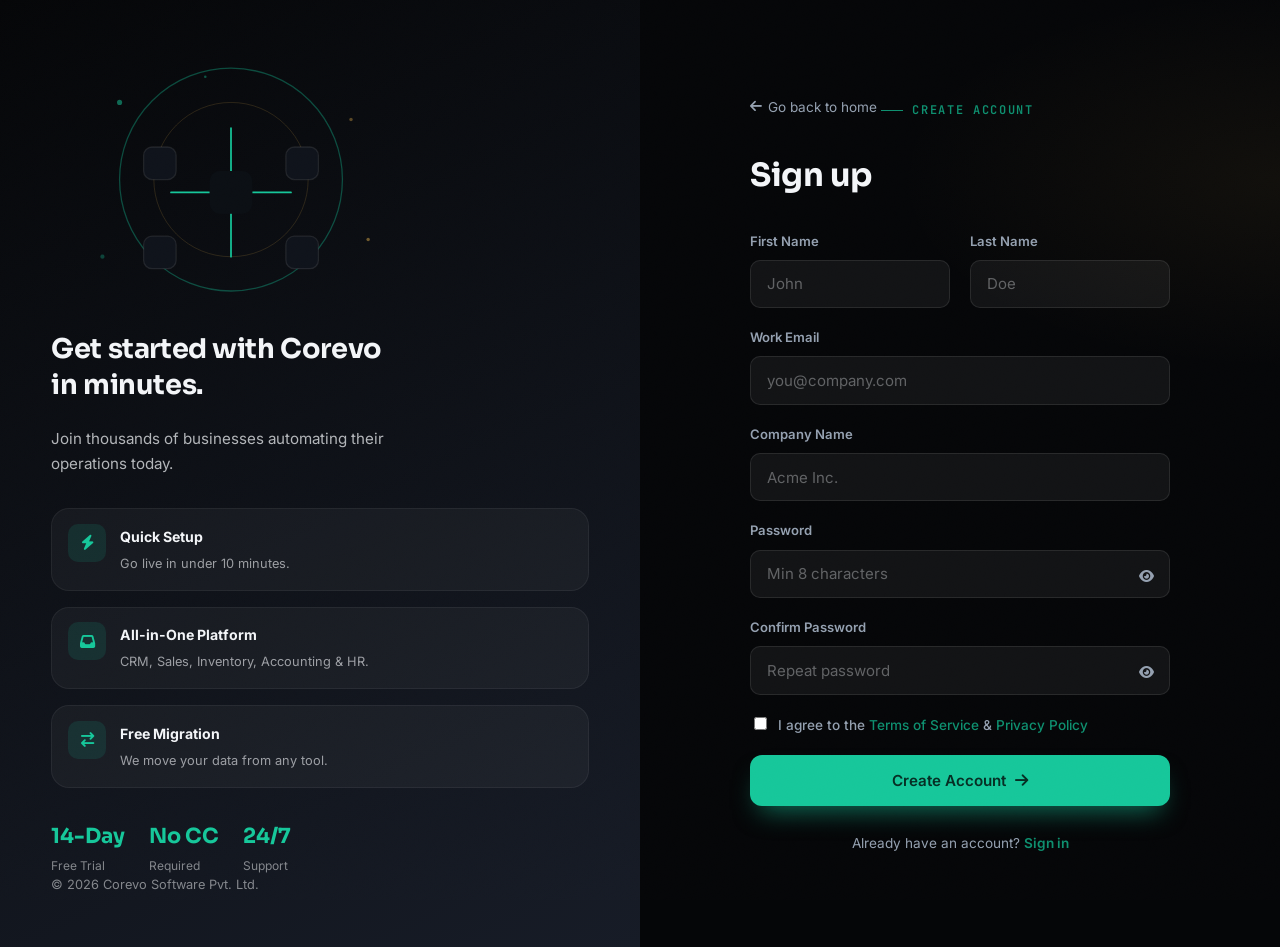
<file: signup.html>
<!doctype html>
<html lang="en">
<head>
<meta charset="UTF-8">
<meta name="viewport" content="width=device-width, initial-scale=1.0, viewport-fit=cover">
<title>Sign Up | Corevo ERP</title>
<meta name="description" content="Create your Corevo ERP account and start streamlining your business.">
<link rel="preconnect" href="https://fonts.googleapis.com">
<link rel="preconnect" href="https://fonts.gstatic.com" crossorigin>
<link href="https://fonts.googleapis.com/css2?family=Sora:wght@500;600;700;800&family=Inter:wght@400;500;600;700&family=JetBrains+Mono:wght@500;600&display=swap" rel="stylesheet">
<link rel="stylesheet" href="https://cdnjs.cloudflare.com/ajax/libs/font-awesome/6.5.2/css/all.min.css">
<link rel="stylesheet" href="css/style.css">
</head>
<body>

<div class="login-wrap">
  <aside class="login-aside">
    <div class="login-aside-content">
      <svg viewBox="0 0 420 300" xmlns="http://www.w3.org/2000/svg" aria-hidden="true" class="login-hero-svg">
        <circle cx="210" cy="150" r="130" fill="none" stroke="#16C79A" stroke-width="1.5" stroke-opacity=".35" class="spin-slow"/>
        <circle cx="210" cy="150" r="90" fill="none" stroke="#D4A548" stroke-width="1" stroke-opacity=".2" class="spin-slow" style="animation-direction:reverse; animation-duration:22s;"/>
        <g class="float">
          <path d="M210 90 V140 M210 190 V240 M140 165 H185 M235 165 H280" class="mod-line draw in-view"/>
          <rect x="185" y="140" width="50" height="50" rx="12" fill="#0B0F14"/>
          <rect x="108" y="112" width="38" height="38" rx="10" class="mod-chip"/>
          <rect x="274" y="112" width="38" height="38" rx="10" class="mod-chip"/>
          <rect x="108" y="216" width="38" height="38" rx="10" class="mod-chip"/>
          <rect x="274" y="216" width="38" height="38" rx="10" class="mod-chip"/>
        </g>
        <circle cx="80" cy="60" r="3" fill="#16C79A" opacity=".5" class="particle p1"/>
        <circle cx="350" cy="80" r="2" fill="#D4A548" opacity=".4" class="particle p2"/>
        <circle cx="60" cy="240" r="2.5" fill="#16C79A" opacity=".3" class="particle p3"/>
        <circle cx="370" cy="220" r="2" fill="#D4A548" opacity=".5" class="particle p4"/>
        <circle cx="180" cy="30" r="1.5" fill="#16C79A" opacity=".4" class="particle p5"/>
      </svg>

      <h2 class="login-aside-title">Get started with Corevo in minutes.</h2>
      <p class="login-aside-sub">Join thousands of businesses automating their operations today.</p>

      <div class="login-features">
        <div class="login-feature fade-up" style="animation-delay:.1s;">
          <div class="login-feature-icon"><i class="fa-solid fa-bolt"></i></div>
          <div><strong>Quick Setup</strong><br><span>Go live in under 10 minutes.</span></div>
        </div>
        <div class="login-feature fade-up" style="animation-delay:.25s;">
          <div class="login-feature-icon"><i class="fa-solid fa-inbox"></i></div>
          <div><strong>All-in-One Platform</strong><br><span>CRM, Sales, Inventory, Accounting &amp; HR.</span></div>
        </div>
        <div class="login-feature fade-up" style="animation-delay:.4s;">
          <div class="login-feature-icon"><i class="fa-solid fa-arrow-right-arrow-left"></i></div>
          <div><strong>Free Migration</strong><br><span>We move your data from any tool.</span></div>
        </div>
      </div>

      <div class="login-stats fade-up" style="animation-delay:.55s;">
        <div><span class="login-stat-num">14-Day</span><span class="login-stat-label">Free Trial</span></div>
        <div><span class="login-stat-num">No CC</span><span class="login-stat-label">Required</span></div>
        <div><span class="login-stat-num">24/7</span><span class="login-stat-label">Support</span></div>
      </div>
    </div>

    <p style="color:rgba(243,245,248,.5); font-size:.8rem;">&copy; 2026 Corevo Software Pvt. Ltd.</p>
  </aside>

  <div class="login-form-side">
    <div class="login-box">
      <a href="index.html" style="display:inline-flex; align-items:center; gap:.4rem; font-size:.85rem; color:var(--slate); margin-bottom:1.2rem; text-decoration:none;"><i class="fa-solid fa-arrow-left"></i> Go back to home</a>
      <span class="eyebrow">Create account</span>
      <h1 style="font-family:var(--f-display); font-size:2rem; margin:.8rem 0 1.8rem;">Sign up</h1>

      <form class="form-grid" id="signup-form" autocomplete="off">
        <div class="form-field"><label for="s-first">First Name</label><input id="s-first" type="text" placeholder="John" required oninput="alphaOnly(this)"></div>
        <div class="form-field"><label for="s-last">Last Name</label><input id="s-last" type="text" placeholder="Doe" required oninput="alphaOnly(this)"></div>

        <div class="form-field full"><label for="s-email">Work Email</label><input id="s-email" type="email" placeholder="you@company.com" autocomplete="email" required onblur="gmailOnly(this)"></div>

        <div class="form-field full"><label for="s-company">Company Name</label><input id="s-company" type="text" placeholder="Acme Inc." required oninput="alphaOnly(this)"></div>

        <div class="form-field full password-field">
          <label for="s-pass">Password</label>
          <input id="s-pass" type="password" placeholder="Min 8 characters" autocomplete="new-password" required minlength="8">
          <button type="button" class="password-toggle" aria-label="Show password" tabindex="-1">
            <i class="fa-solid fa-eye"></i>
          </button>
        </div>

        <div class="form-field full password-field">
          <label for="s-pass2">Confirm Password</label>
          <input id="s-pass2" type="password" placeholder="Repeat password" autocomplete="new-password" required minlength="8">
          <button type="button" class="password-toggle" aria-label="Show password" tabindex="-1">
            <i class="fa-solid fa-eye"></i>
          </button>
        </div>

        <div class="form-field full">
          <label style="display:flex; align-items:flex-start; gap:.5rem; font-weight:500; font-size:.85rem;">
            <input type="checkbox" style="width:auto; margin-top:3px;" required>
            <span>I agree to the <a href="404.html" style="color:var(--teal-deep);">Terms of Service</a> &amp; <a href="404.html" style="color:var(--teal-deep);">Privacy Policy</a></span>
          </label>
        </div>

        <div class="form-field full">
          <button type="submit" class="btn btn-primary btn-block">Create Account <i class="fa-solid fa-arrow-right"></i></button>
        </div>
      </form>

      <p class="login-footnote">Already have an account? <a href="login.html" style="color:var(--teal-deep); font-weight:600;">Sign in</a></p>
    </div>
  </div>
</div>

<script>
function gmailOnly(el){
  var val = el.value.trim();
  if(val && !/^[a-zA-Z0-9._%+-]+@gmail\.com$/i.test(val)){
    alert('Only Gmail addresses are allowed.');
    el.value = '';
    el.focus();
  }
}
function alphaOnly(el){
  var val = el.value;
  if(/[^a-zA-Z\s]/.test(val)){
    alert('Only alphabets are allowed.');
    el.value = val.replace(/[^a-zA-Z\s]/g, '');
  }
}
document.getElementById('signup-form').addEventListener('submit', function(e){
  e.preventDefault();
  window.location.href = '404.html';
});
</script>
<script src="js/main.js"></script>
</body>
</html>
</file>
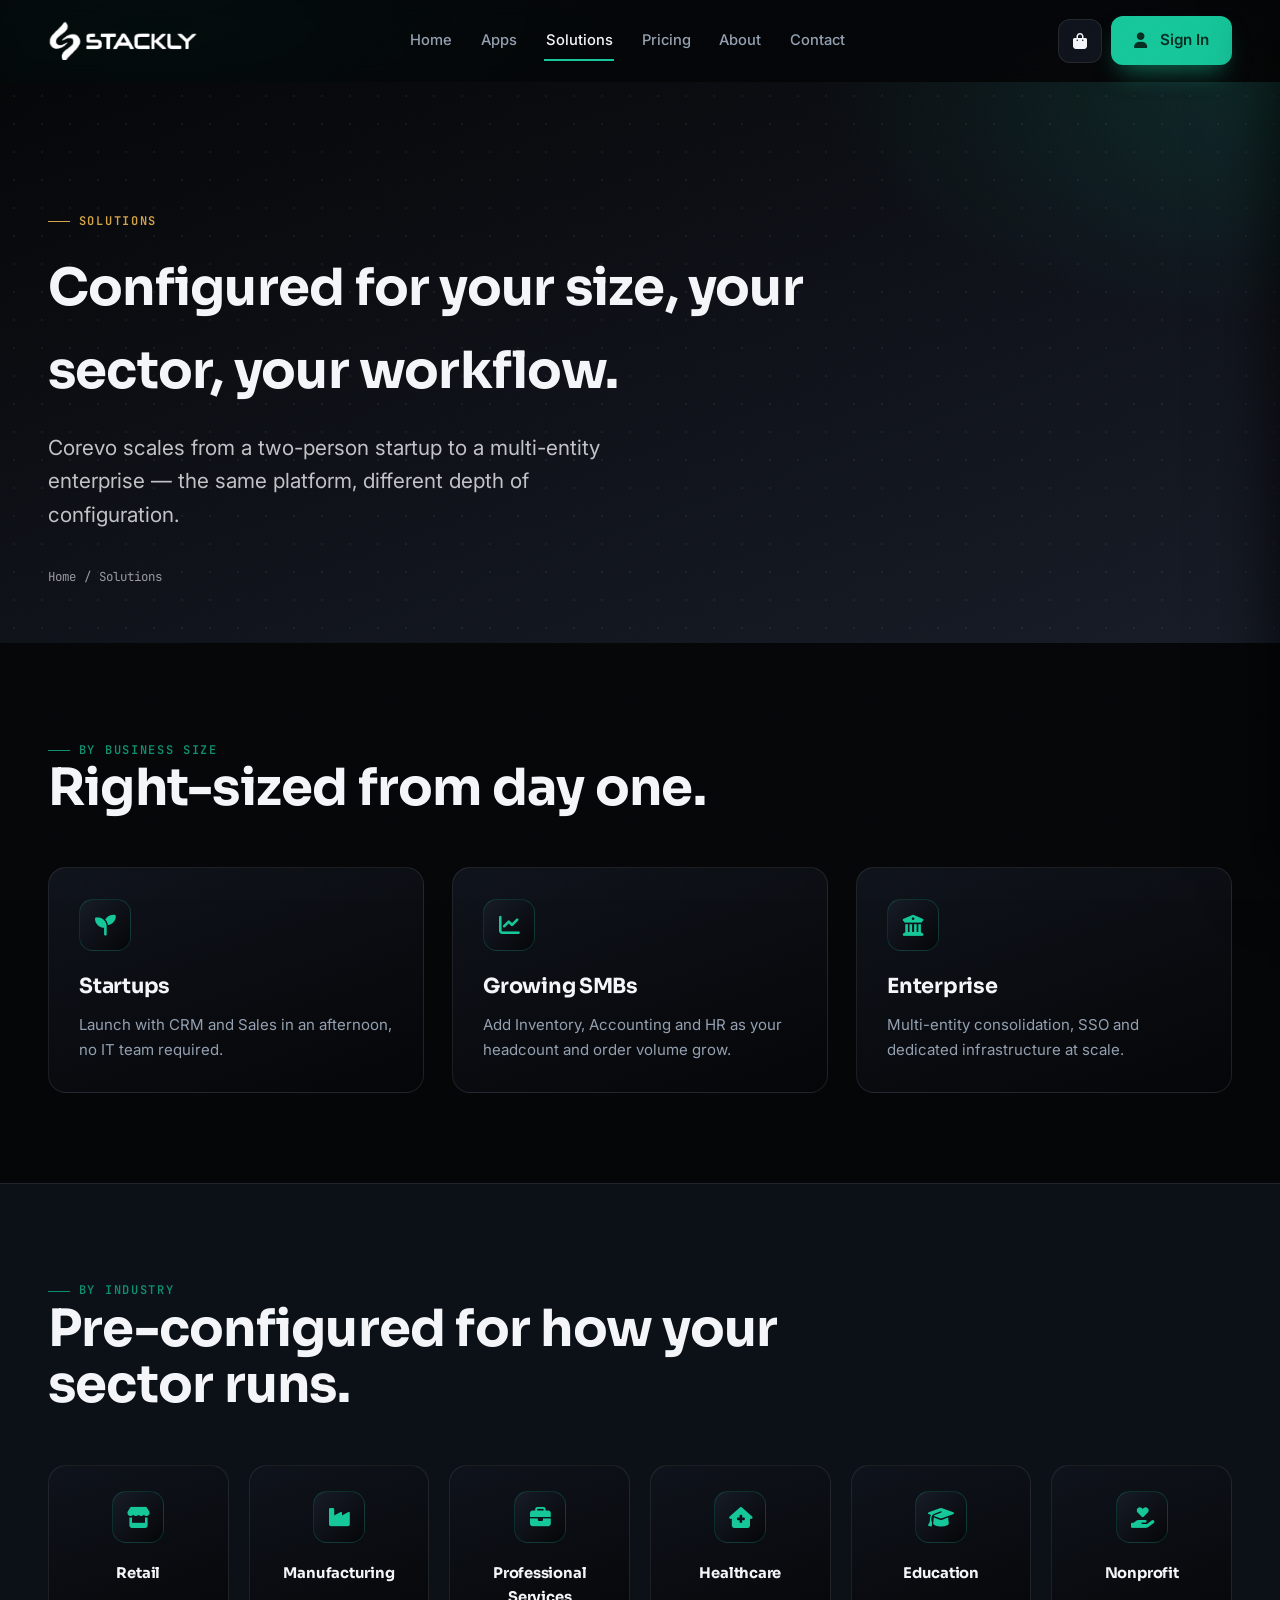
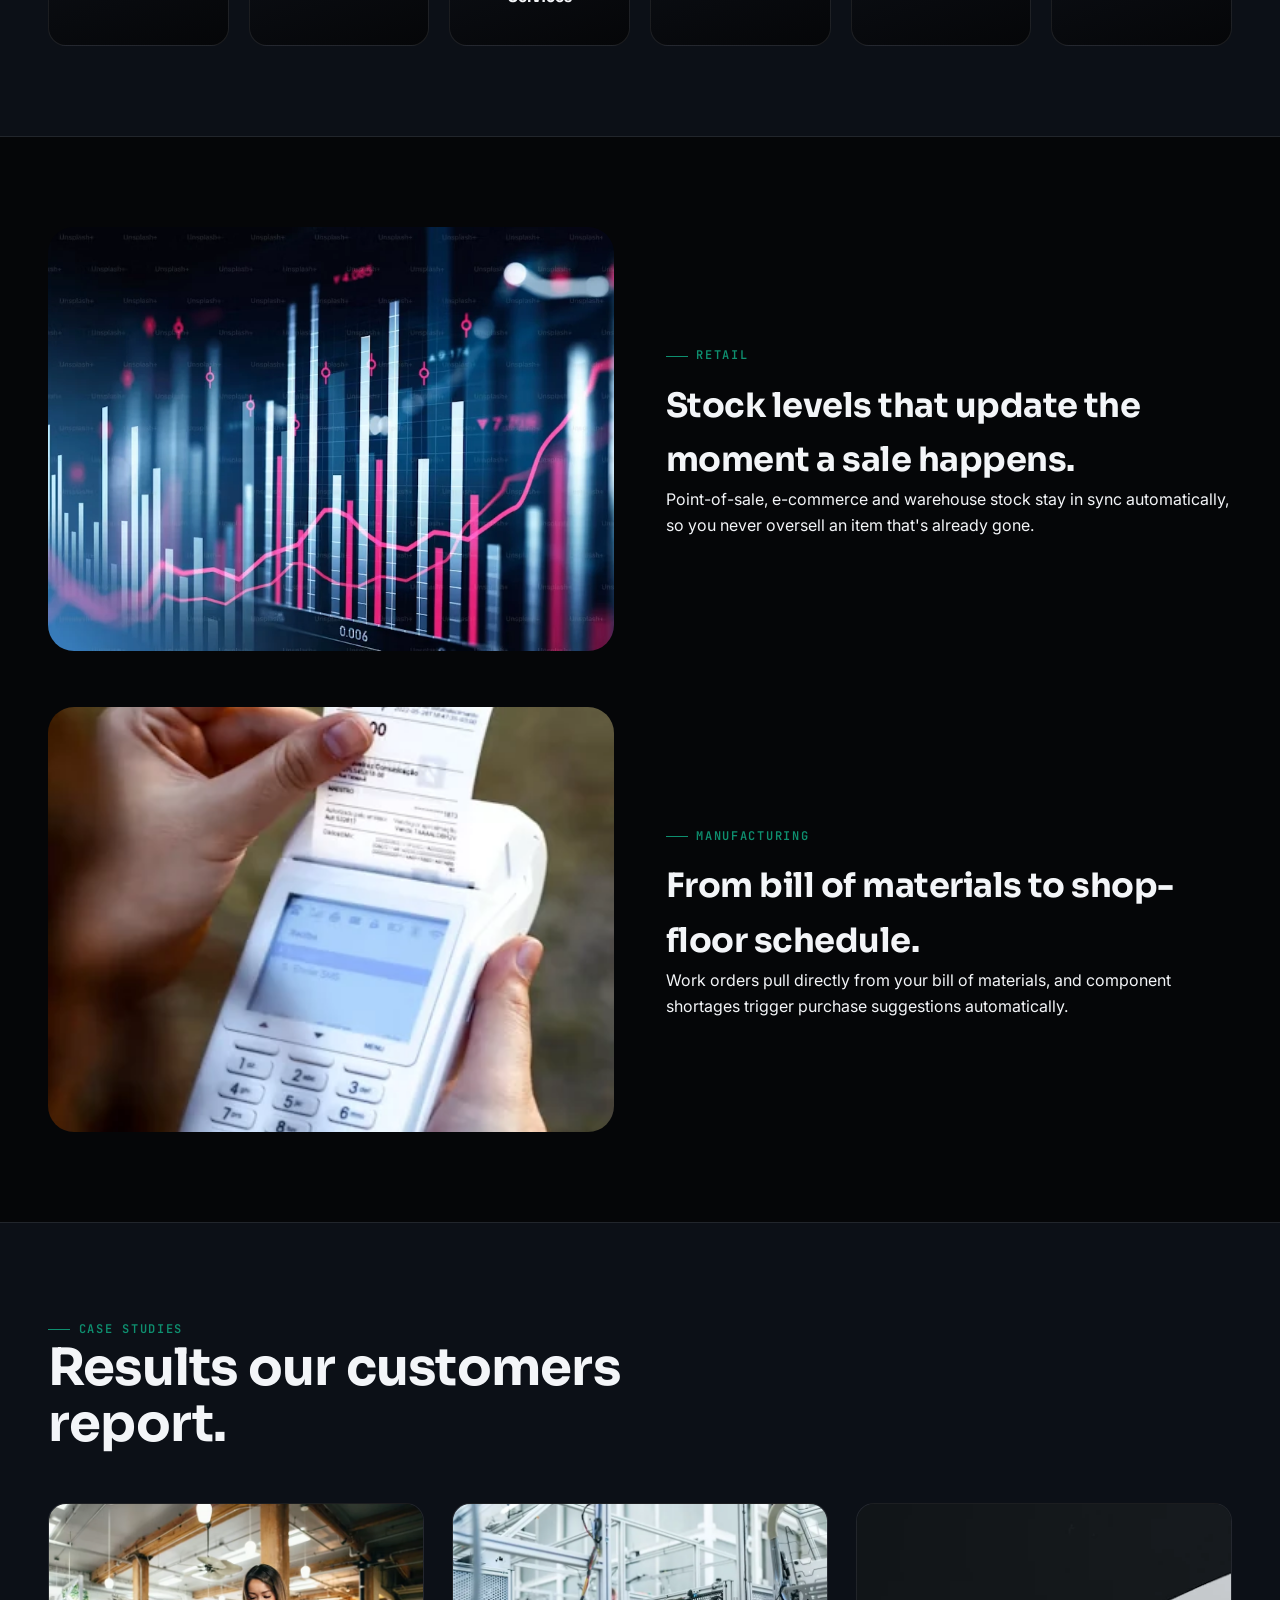
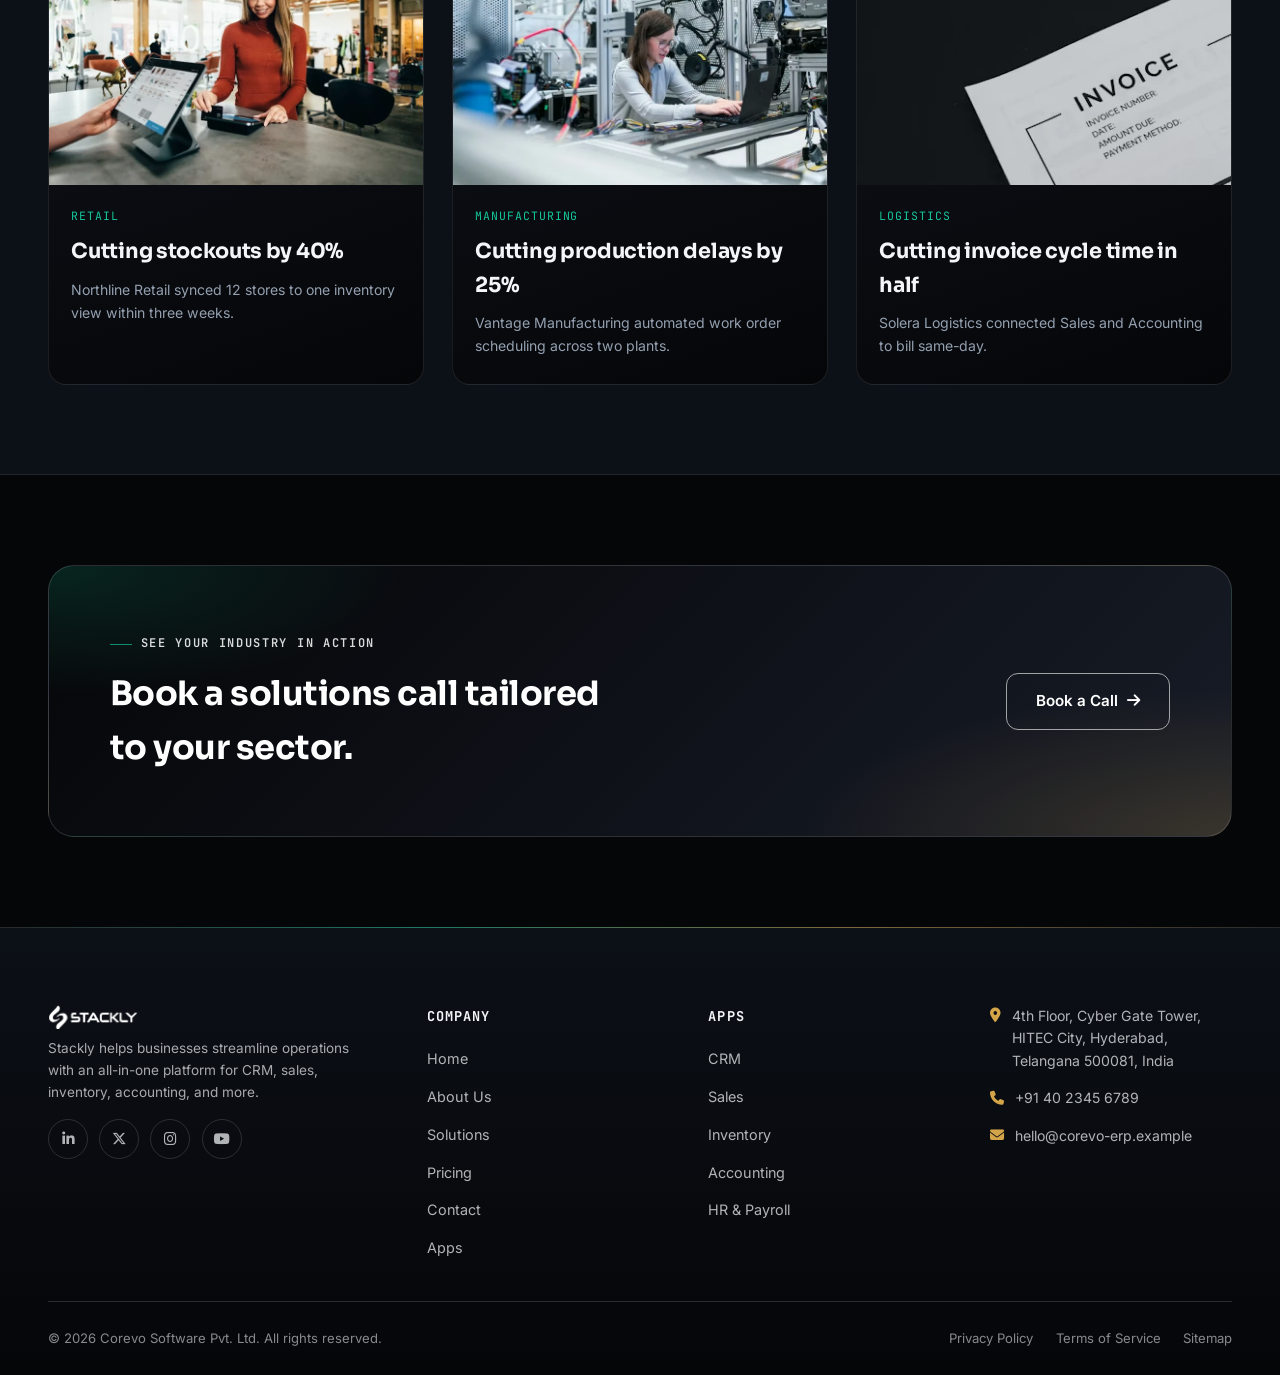
<file: solutions.html>
<!doctype html>
<html lang="en">
<head>
<meta charset="UTF-8">
<meta name="viewport" content="width=device-width, initial-scale=1.0, viewport-fit=cover">
<title>Solutions | Corevo ERP</title>
<meta name="description" content="See how Corevo is configured for your business size and industry.">
<link rel="icon" href="data:image/svg+xml,<svg xmlns=%22http://www.w3.org/2000/svg%22 viewBox=%220 0 100 100%22><rect width=%22100%22 height=%22100%22 rx=%2224%22 fill=%22%230B0F14%22/><rect x=%2222%22 y=%2222%22 width=%2224%22 height=%2224%22 rx=%226%22 fill=%22%2316C79A%22/><rect x=%2254%22 y=%2222%22 width=%2224%22 height=%2224%22 rx=%226%22 fill=%22%23D4A548%22/><rect x=%2222%22 y=%2254%22 width=%2224%22 height=%2224%22 rx=%226%22 fill=%22%23D4A548%22/><rect x=%2254%22 y=%2254%22 width=%2224%22 height=%2224%22 rx=%226%22 fill=%22%2316C79A%22/></svg>">
<link rel="preconnect" href="https://fonts.googleapis.com">
<link rel="preconnect" href="https://fonts.gstatic.com" crossorigin>
<link href="https://fonts.googleapis.com/css2?family=Sora:wght@500;600;700;800&family=Inter:wght@400;500;600;700&family=JetBrains+Mono:wght@500;600&display=swap" rel="stylesheet">
<link rel="stylesheet" href="https://cdnjs.cloudflare.com/ajax/libs/font-awesome/6.5.2/css/all.min.css">
<link rel="stylesheet" href="css/style.css">
</head>
<body>

<header class="site-header">
  <div class="header-inner">
    <a href="index.html" class="brand" aria-label="Corevo home">
      <img src="assets/logo_white.webp" alt="Corevo" class="brand-mark">
    </a>

    <nav class="main-nav" aria-label="Primary">
      <a href="index.html">Home</a>
      <a href="apps.html">Apps</a>
      <a href="solutions.html">Solutions</a>
      <a href="pricing.html">Pricing</a>
      <a href="about.html">About</a>
      <a href="contact.html">Contact</a>
    </nav>

    <div class="header-actions">
      <a href="bag.html" class="icon-btn" aria-label="View bag">
        <i class="fa-solid fa-bag-shopping"></i>
        <span class="bag-count">0</span>
      </a>
      <a href="login.html" class="btn btn-primary btn-signin">
        <i class="fa-solid fa-user"></i><span class="txt">&nbsp;Sign In</span>
      </a>
      <button class="hamburger" aria-label="Open menu" aria-expanded="false">
        <span></span><span></span><span></span>
      </button>
    </div>
  </div>
</header>

<div class="mobile-nav-overlay"></div>
<nav class="mobile-nav" aria-label="Mobile">
  <button class="mobile-nav-close" aria-label="Close menu"><i class="fa-solid fa-xmark"></i></button>
  <ul class="mobile-nav-links">
    <li><a href="index.html"><i class="fa-solid fa-house"></i>&nbsp; Home</a></li>
    <li><a href="apps.html"><i class="fa-solid fa-table-cells"></i>&nbsp; Apps</a></li>
    <li><a href="solutions.html"><i class="fa-solid fa-diagram-project"></i>&nbsp; Solutions</a></li>
    <li><a href="pricing.html"><i class="fa-solid fa-tag"></i>&nbsp; Pricing</a></li>
    <li><a href="about.html"><i class="fa-solid fa-building"></i>&nbsp; About</a></li>
    <li><a href="contact.html"><i class="fa-solid fa-envelope"></i>&nbsp; Contact</a></li>
  </ul>
  <div class="mobile-nav-actions">
    <a href="bag.html" class="btn btn-ghost btn-block"><i class="fa-solid fa-bag-shopping"></i> My Bag</a>
    <a href="login.html" class="btn btn-primary btn-block"><i class="fa-solid fa-user"></i> Sign In</a>
    <div class="mobile-nav-social">
      <a href="404.html" class="js-social-link" data-target="404.html" aria-label="LinkedIn"><i class="fa-brands fa-linkedin-in"></i></a>
      <a href="404.html" class="js-social-link" data-target="404.html" aria-label="Twitter"><i class="fa-brands fa-x-twitter"></i></a>
      <a href="404.html" class="js-social-link" data-target="404.html" aria-label="Instagram"><i class="fa-brands fa-instagram"></i></a>
      <a href="404.html" class="js-social-link" data-target="404.html" aria-label="YouTube"><i class="fa-brands fa-youtube"></i></a>
    </div>
  </div>
</nav>

<main>
<!-- ============ 1. PAGE HERO ============ -->
<section class="page-hero">
  <video class="page-hero-bg" src="assets/solutions.mp4" muted loop playsinline preload="metadata"></video>
  <div class="container">
    <span class="eyebrow">Solutions</span>
    <h1>Configured for your size, your sector, your workflow.</h1>
    <p class="lead">Corevo scales from a two-person startup to a multi-entity enterprise — the same platform, different depth of configuration.</p>
    <div class="crumb"><a href="index.html">Home</a> / <span>Solutions</span></div>
  </div>
</section>

<!-- ============ 2. BY BUSINESS SIZE ============ -->
<section class="section">
  <div class="container">
    <div class="section-head reveal"><span class="eyebrow">By business size</span><h2 class="section-title">Right-sized from day one.</h2></div>
    <div class="grid-3 reveal-stagger">
      <div class="card"><div class="icon-wrap"><i class="fa-solid fa-seedling"></i></div><h3 class="card-title">Startups</h3><p>Launch with CRM and Sales in an afternoon, no IT team required.</p></div>
      <div class="card"><div class="icon-wrap"><i class="fa-solid fa-chart-line"></i></div><h3 class="card-title">Growing SMBs</h3><p>Add Inventory, Accounting and HR as your headcount and order volume grow.</p></div>
      <div class="card"><div class="icon-wrap"><i class="fa-solid fa-building-columns"></i></div><h3 class="card-title">Enterprise</h3><p>Multi-entity consolidation, SSO and dedicated infrastructure at scale.</p></div>
    </div>
  </div>
</section>

<!-- ============ 3. BY INDUSTRY ============ -->
<section class="section alt">
  <div class="container">
    <div class="section-head reveal"><span class="eyebrow">By industry</span><h2 class="section-title">Pre-configured for how your sector runs.</h2></div>
    <div class="grid-6 reveal-stagger">
      <div class="card" style="text-align:center; padding:1.6rem 1rem;"><div class="icon-wrap" style="margin-inline:auto;"><i class="fa-solid fa-store"></i></div><h3 class="card-title" style="font-size:.92rem;">Retail</h3></div>
      <div class="card" style="text-align:center; padding:1.6rem 1rem;"><div class="icon-wrap" style="margin-inline:auto;"><i class="fa-solid fa-industry"></i></div><h3 class="card-title" style="font-size:.92rem;">Manufacturing</h3></div>
      <div class="card" style="text-align:center; padding:1.6rem 1rem;"><div class="icon-wrap" style="margin-inline:auto;"><i class="fa-solid fa-briefcase"></i></div><h3 class="card-title" style="font-size:.92rem;">Professional Services</h3></div>
      <div class="card" style="text-align:center; padding:1.6rem 1rem;"><div class="icon-wrap" style="margin-inline:auto;"><i class="fa-solid fa-house-medical"></i></div><h3 class="card-title" style="font-size:.92rem;">Healthcare</h3></div>
      <div class="card" style="text-align:center; padding:1.6rem 1rem;"><div class="icon-wrap" style="margin-inline:auto;"><i class="fa-solid fa-graduation-cap"></i></div><h3 class="card-title" style="font-size:.92rem;">Education</h3></div>
      <div class="card" style="text-align:center; padding:1.6rem 1rem;"><div class="icon-wrap" style="margin-inline:auto;"><i class="fa-solid fa-hand-holding-heart"></i></div><h3 class="card-title" style="font-size:.92rem;">Nonprofit</h3></div>
    </div>
  </div>
</section>

<!-- ============ 4. FEATURE DEEP DIVE ============ -->
<section class="section">
  <div class="container">
    <div class="split reveal">
      <img src="assets/Retail.webp" alt="Retail team reviewing inventory dashboard" style="border-radius:var(--radius-lg); aspect-ratio:4/3; object-fit:cover; width:100%; height:100%;">
      <div>
        <span class="eyebrow">Retail</span>
        <h3 class="section-title" style="font-size:var(--fs-lg); margin-top:.8rem;">Stock levels that update the moment a sale happens.</h3>
        <p class="lead" style="font-size:1rem;">Point-of-sale, e-commerce and warehouse stock stay in sync automatically, so you never oversell an item that's already gone.</p>
      </div>
    </div>
    <div class="split reveal" style="margin-top:3.5rem;">
      <div style="order:2;">
        <span class="eyebrow">Manufacturing</span>
        <h3 class="section-title" style="font-size:var(--fs-lg); margin-top:.8rem;">From bill of materials to shop-floor schedule.</h3>
        <p class="lead" style="font-size:1rem;">Work orders pull directly from your bill of materials, and component shortages trigger purchase suggestions automatically.</p>
      </div>
      <img src="assets/Bill.webp" alt="Manufacturing floor with production schedule display" style="border-radius:var(--radius-lg); aspect-ratio:4/3; object-fit:cover; order:1; width:100%; height:100%;">
    </div>
  </div>
</section>

<!-- ============ 5. CASE STUDIES ============ -->
<section class="section alt">
  <div class="container">
    <div class="section-head reveal"><span class="eyebrow">Case studies</span><h2 class="section-title">Results our customers report.</h2></div>
    <div class="grid-3 reveal-stagger">
      <div class="product-card">
        <div class="product-media"><img src="assets/retail_stockouts.webp" alt="Retail store checkout counter" class="product-img"></div>
        <div class="product-body"><span class="cat">Retail</span><h3 class="card-title">Cutting stockouts by 40%</h3><p>Northline Retail synced 12 stores to one inventory view within three weeks.</p></div>
      </div>
      <div class="product-card">
        <div class="product-media"><img src="assets/production.webp" class="product-img"></div>
        <div class="product-body"><span class="cat">Manufacturing</span><h3 class="card-title">Cutting production delays by 25%</h3><p>Vantage Manufacturing automated work order scheduling across two plants.</p></div>
      </div>
      <div class="product-card">
        <div class="product-media"><img src="assets/invoice.webp" alt="Logistics fleet at a distribution yard" class="product-img"></div>
        <div class="product-body"><span class="cat">Logistics</span><h3 class="card-title">Cutting invoice cycle time in half</h3><p>Solera Logistics connected Sales and Accounting to bill same-day.</p></div>
      </div>
    </div>
  </div>
</section>

<!-- ============ 6. CTA ============ -->
<section class="section">
  <div class="container reveal">
    <div class="cta-banner">
      <div><span class="eyebrow" style="color:rgba(255,255,255,.85);">See your industry in action</span><h2 style="margin-top:.8rem;">Book a solutions call tailored to your sector.</h2></div>
      <a href="404.html" class="btn btn-outline">Book a Call <i class="fa-solid fa-arrow-right"></i></a>
    </div>
  </div>
</section>

</main>
<footer class="site-footer">
  <div class="container">
    <div class="footer-top">
      <div class="footer-col footer-brand open">
        <a href="index.html"><img src="assets/logo_white.webp" alt="Corevo" style="height:24px; width:auto;"></a>
        <p style="color:rgba(243,245,248,.68); font-size:.85rem; margin:8px 0 12px;">Stackly helps businesses streamline operations with an all-in-one platform for CRM, sales, inventory, accounting, and more.</p>
        <div class="footer-social">
          <a href="404.html" class="js-social-link" data-target="404.html" aria-label="LinkedIn"><i class="fa-brands fa-linkedin-in"></i></a>
          <a href="404.html" class="js-social-link" data-target="404.html" aria-label="Twitter"><i class="fa-brands fa-x-twitter"></i></a>
          <a href="404.html" class="js-social-link" data-target="404.html" aria-label="Instagram"><i class="fa-brands fa-instagram"></i></a>
          <a href="404.html" class="js-social-link" data-target="404.html" aria-label="YouTube"><i class="fa-brands fa-youtube"></i></a>
        </div>
      </div>

      <div class="footer-col">
        <button class="footer-toggle" type="button">Company <i class="fa-solid fa-chevron-down"></i></button>
        <div class="footer-col-body">
          <h4 class="desktop-only-label">Company</h4>
          <ul>
            <li><a href="index.html">Home</a></li>
            <li><a href="about.html">About Us</a></li>
            <li><a href="solutions.html">Solutions</a></li>
            <li><a href="pricing.html">Pricing</a></li>
            <li><a href="contact.html">Contact</a></li>
            <li><a href="apps.html">Apps</a></li>
          </ul>
        </div>
      </div>

      <div class="footer-col">
        <button class="footer-toggle" type="button">Apps <i class="fa-solid fa-chevron-down"></i></button>
        <div class="footer-col-body">
          <h4 class="desktop-only-label">Apps</h4>
          <ul>
            <li><a href="404.html">CRM</a></li>
            <li><a href="404.html">Sales</a></li>
            <li><a href="404.html">Inventory</a></li>
            <li><a href="404.html">Accounting</a></li>
            <li><a href="404.html">HR &amp; Payroll</a></li>
          </ul>
        </div>
      </div>

      <div class="footer-col">
        <button class="footer-toggle" type="button">Get In Touch <i class="fa-solid fa-chevron-down"></i></button>
        <div class="footer-col-body">
          <div class="footer-address"><i class="fa-solid fa-location-dot"></i><span>4th Floor, Cyber Gate Tower, HITEC City, Hyderabad, Telangana 500081, India</span></div>
          <div class="footer-address"><i class="fa-solid fa-phone"></i><span>+91 40 2345 6789</span></div>
          <div class="footer-address"><i class="fa-solid fa-envelope"></i><span>hello@corevo-erp.example</span></div>
        </div>
      </div>
    </div>

    <div class="footer-bottom">
      <p>&copy; 2026 Corevo Software Pvt. Ltd. All rights reserved.</p>
      <div class="footer-bottom-links">
        <a href="404.html" class="js-social-link" data-target="404.html">Privacy Policy</a>
        <a href="404.html" class="js-social-link" data-target="404.html">Terms of Service</a>
        <a href="404.html" class="js-social-link" data-target="404.html">Sitemap</a>
      </div>
    </div>
  </div>
</footer>


<script src="js/main.js"></script>
<script src="js/cart.js"></script>
</body>
</html>
</file>
<file: css/style.css>
/* =========================================================
   COREVO — ERP PLATFORM DESIGN SYSTEM
   Signature motif: connected "module" nodes (circuit-style)
   representing integrated business apps
   ========================================================= */

:root{
  /* ---- Color tokens (all-black design system) ---- */
  --ink:      #050608;   /* void black — page base, deepest surfaces */
  --panel:    #0C1017;   /* raised dark panel (headers, footers, chrome) */
  --panel-2:  #171C27;   /* secondary raised panel / gradient partner */
  --surface:  #0F131B;   /* card / input surface, one step above void */
  --surface-2:#151b26;   /* hover / elevated card state */
  --gold:     #D4A548;   /* premium accent */
  --gold-soft:#E7C57E;
  --teal:     #16C79A;   /* growth / success accent */
  --teal-deep:#0E8F6F;
  --paper:    #F3F5F8;   /* primary light foreground text */
  --paper-deep: rgba(255,255,255,0.055); /* subtle recessed fill (inputs, chips) */
  --white:    var(--surface); /* legacy alias so old rules read as dark surfaces */
  --slate:    #94A0B0;   /* secondary text on dark */
  --line:     rgba(255,255,255,0.09);
  --line-light: rgba(255,255,255,0.14);
  --shadow:   0 30px 60px -24px rgba(0,0,0,0.65), 0 1px 0 0 rgba(255,255,255,0.05) inset;
  --shadow-gold: 0 30px 60px -24px rgba(212,165,72,0.28), 0 1px 0 0 rgba(255,255,255,0.06) inset;
  --shadow-teal: 0 30px 60px -24px rgba(22,199,154,0.28), 0 1px 0 0 rgba(255,255,255,0.06) inset;
  --glow-teal:  0 0 0 1px rgba(22,199,154,0.18), 0 0 44px rgba(22,199,154,0.16);
  --glow-gold:  0 0 0 1px rgba(212,165,72,0.18), 0 0 44px rgba(212,165,72,0.16);

  /* ---- Type ---- */
  --f-display: "Sora", "Segoe UI", sans-serif;
  --f-body:    "Inter", "Segoe UI", sans-serif;
  --f-mono:    "JetBrains Mono", monospace;

  --fs-xxl: clamp(2.5rem, 4.6vw + 1rem, 4.9rem);
  --fs-xl:  clamp(2rem, 3vw + 1rem, 3.2rem);
  --fs-lg:  clamp(1.45rem, 1.6vw + 1rem, 2.1rem);
  --fs-md:  clamp(1.05rem, 0.6vw + 1rem, 1.3rem);
  --fs-body:1rem;
  --fs-sm:  0.875rem;
  --fs-xs:  0.75rem;

  --radius-sm: 10px;
  --radius-md: 18px;
  --radius-lg: 26px;

  --header-h: 82px;
  --ease: cubic-bezier(.22,.9,.32,1);
}

*,*::before,*::after{ box-sizing:border-box; }
html{ scroll-behavior:smooth; overflow-x:hidden; width:100%; }
@media (prefers-reduced-motion: reduce){
  html{ scroll-behavior:auto; }
  *,*::before,*::after{ animation-duration:.001ms !important; animation-iteration-count:1 !important; transition-duration:.001ms !important; }
}

body{
  margin:0; font-family:var(--f-body); color:var(--paper); background:var(--ink);
  font-size:var(--fs-body); line-height:1.62; overflow-x:hidden; -webkit-font-smoothing:antialiased;
  background-image:
    radial-gradient(ellipse 60% 40% at 12% 0%, rgba(22,199,154,0.07), transparent 60%),
    radial-gradient(ellipse 50% 35% at 100% 20%, rgba(212,165,72,0.06), transparent 60%);
  background-attachment:fixed;
}
body::before{
  content:""; position:fixed; inset:0; z-index:9999; pointer-events:none; opacity:.035; mix-blend-mode:overlay;
  background-image:url("data:image/svg+xml,%3Csvg xmlns='http://www.w3.org/2000/svg' width='120' height='120'%3E%3Cfilter id='n'%3E%3CfeTurbulence type='fractalNoise' baseFrequency='0.9' numOctaves='2' stitchTiles='stitch'/%3E%3C/filter%3E%3Crect width='100%25' height='100%25' filter='url(%23n)'/%3E%3C/svg%3E");
}
::selection{ background:var(--teal); color:#062E24; }
::-webkit-scrollbar{ width:10px; height:10px; }
::-webkit-scrollbar-track{ background:var(--ink); }
::-webkit-scrollbar-thumb{ background:var(--panel-2); border-radius:999px; border:2px solid var(--ink); }
::-webkit-scrollbar-thumb:hover{ background:var(--teal-deep); }
img,video{ max-width:100%; display:block; height:auto; }
svg{ max-width:100%; }
a{ color:inherit; text-decoration:none; }
ul{ margin:0; padding:0; list-style:none; }
h1,h2,h3,h4,p{ margin:0; }
button{ font-family:inherit; cursor:pointer; }
input,textarea,select{ font-family:inherit; }

.container{ width:100%; max-width:1300px; margin-inline:auto; padding-inline:clamp(1.25rem,4vw,3rem); }
h1,h2,h3,h4{ font-family:var(--f-display); color:var(--paper); letter-spacing:-0.015em; }
h2.section-title{ font-size:var(--fs-xl); line-height:1.1; }
h3.card-title{ font-size:var(--fs-md); }

.eyebrow{ display:inline-flex; align-items:center; gap:.55rem; font-family:var(--f-mono); font-size:var(--fs-xs);
  letter-spacing:.14em; text-transform:uppercase; color:var(--teal-deep); font-weight:600; }
.eyebrow::before{ content:""; width:22px; height:1px; background:var(--teal-deep); display:inline-block; }

.section{ padding:clamp(3.4rem,7vw,6.8rem) 0; position:relative; }
.section-head{ max-width:740px; margin-bottom:clamp(2rem,4vw,3.4rem); }
.section-head p.lead{ margin-top:1rem; font-size:var(--fs-md); color:var(--slate); max-width:640px; }
.section.alt{ background:var(--panel); border-block:1px solid var(--line); }
.section.dark{ background:linear-gradient(180deg, var(--panel-2) 0%, var(--ink) 100%); color:var(--paper); }
.section.dark h2, .section.dark h3, .section.dark .eyebrow{ color:var(--paper); }
.section.dark .eyebrow{ color:var(--gold); }
.section.dark .eyebrow::before{ background:var(--gold); }
.section.dark p{ color:rgba(243,245,248,.72); }

/* ---------- Buttons ---------- */
.btn{ display:inline-flex; align-items:center; justify-content:center; gap:.6rem; padding:0.95rem 1.8rem;
  border-radius:12px; font-weight:600; font-size:.95rem; border:1px solid transparent;
  transition:transform .35s var(--ease), box-shadow .35s var(--ease), background .3s, color .3s, border-color .3s; white-space:nowrap; }
.btn-primary{ background:var(--teal); color:#062E24; box-shadow:0 14px 26px -10px rgba(22,199,154,.55); }
.btn-primary:hover{ transform:translateY(-3px); box-shadow:0 20px 32px -10px rgba(22,199,154,.65); }
.btn-outline{ background:transparent; color:var(--paper); border-color:var(--line-light); }
.btn-outline:hover{ background:var(--paper); color:var(--ink); transform:translateY(-3px); border-color:var(--paper); }
.section.dark .btn-outline{ color:var(--paper); border-color:var(--line-light); }
.section.dark .btn-outline:hover{ background:var(--paper); color:var(--ink); }
.btn-ghost{ background:rgba(255,255,255,.08); color:var(--paper); border-color:var(--line-light); backdrop-filter:blur(6px); }
.btn-sm{ padding:.6rem 1.15rem; font-size:.8rem; border-radius:10px; }
.btn-block{ width:100%; }
.btn-gold{ background:var(--gold); color:#2B1E05; box-shadow:0 14px 26px -10px rgba(212,165,72,.55); }
.btn-gold:hover{ transform:translateY(-3px); box-shadow:0 20px 32px -10px rgba(212,165,72,.65); }
.btn:focus-visible, a:focus-visible, button:focus-visible, input:focus-visible, textarea:focus-visible, select:focus-visible{
  outline:2px solid var(--teal); outline-offset:3px; }

/* =========================================================
   HEADER
   ========================================================= */
.site-header{ position:fixed; top:0; left:0; right:0; z-index:900; height:var(--header-h); display:flex; align-items:center;
  background:rgba(5,6,8,.55); border-bottom:1px solid transparent; backdrop-filter:blur(10px) saturate(140%);
  transition:box-shadow .3s, background .3s, height .3s, border-color .3s, backdrop-filter .3s; }
.site-header.is-scrolled{ box-shadow:0 14px 32px -20px rgba(0,0,0,.65); height:66px;
  background:rgba(5,6,8,.82); backdrop-filter:blur(16px) saturate(140%); border-bottom-color:var(--line); }
main, footer{ padding-top:var(--header-h); }
.header-inner{ width:100%; max-width:1300px; margin-inline:auto; padding-inline:clamp(1.25rem,4vw,3rem);
  display:flex; align-items:center; justify-content:space-between; gap:1.5rem; }

.brand{ display:flex; align-items:center; gap:.7rem; flex-shrink:0; height:100%; }
.brand-mark{ height:40px; width:auto; flex-shrink:0; object-fit:contain; }
.site-header.is-scrolled .brand-mark{ height:24px; }
.brand-text{ display:flex; flex-direction:column; line-height:1.05; }
.brand-text .brand-name{ font-family:var(--f-display); font-weight:700; font-size:1.14rem; letter-spacing:-0.01em; color:var(--paper); }
.brand-text .brand-sub{ font-family:var(--f-mono); font-size:.6rem; letter-spacing:.16em; text-transform:uppercase; color:var(--teal-deep); }

.main-nav{ display:flex; align-items:center; gap:clamp(1rem,2vw,2.05rem); }
.main-nav a{ position:relative; font-size:.92rem; font-weight:500; color:var(--slate); padding:.4rem .1rem; transition:color .25s; }
.main-nav a::after{ content:""; position:absolute; left:0; bottom:-2px; width:0; height:2px; background:var(--teal); transition:width .3s var(--ease); }
.main-nav a:hover, .main-nav a.active{ color:var(--paper); }
.main-nav a:hover::after, .main-nav a.active::after{ width:100%; }

.header-actions{ display:flex; align-items:center; gap:.6rem; flex-shrink:0; }
.icon-btn{ position:relative; display:inline-flex; align-items:center; justify-content:center; width:44px; height:44px;
  border-radius:12px; border:1px solid var(--line); background:var(--surface); color:var(--paper);
  transition:transform .3s var(--ease), background .3s, color .3s, border-color .3s, box-shadow .3s; }
.icon-btn:hover{ background:var(--surface-2); color:var(--teal); border-color:rgba(22,199,154,.35); transform:translateY(-2px); box-shadow:var(--glow-teal); }
.bag-count{ position:absolute; top:-6px; right:-6px; min-width:19px; height:19px; padding:0 4px; border-radius:999px;
  background:var(--teal); color:#062E24; font-size:.65rem; font-weight:700; display:flex; align-items:center; justify-content:center;
  font-family:var(--f-mono); border:2px solid var(--ink); }
.btn-signin{ padding:.7rem 1.35rem; }

.hamburger{ display:none; flex-direction:column; justify-content:center; align-items:center; width:44px; height:44px;
  border-radius:12px; border:1px solid var(--line); background:var(--surface); gap:5px; position:relative; z-index:1200; }
.hamburger span{ width:20px; height:2px; background:var(--paper); border-radius:2px; transition:transform .35s var(--ease), opacity .25s, width .3s; }
.hamburger.is-open span:nth-child(1){ transform:translateY(7px) rotate(45deg); }
.hamburger.is-open span:nth-child(2){ opacity:0; width:0; }
.hamburger.is-open span:nth-child(3){ transform:translateY(-7px) rotate(-45deg); }

.mobile-nav-overlay{ position:fixed; inset:0; background:rgba(0,0,0,.6); backdrop-filter:blur(2px); opacity:0; visibility:hidden;
  transition:opacity .35s var(--ease); z-index:1000; }
.mobile-nav-overlay.is-open{ opacity:1; visibility:visible; }
.mobile-nav{ position:fixed; top:0; right:0; height:100%; width:min(84vw,360px); background:linear-gradient(165deg, var(--panel-2), var(--ink)); color:var(--paper); z-index:1100;
  padding:6.5rem 2rem 2.5rem; display:flex; flex-direction:column; gap:2rem; transform:translateX(100%); transition:transform .45s var(--ease); overflow-y:auto;
  border-left:1px solid var(--line-light); box-shadow:-30px 0 60px -20px rgba(0,0,0,.7); }
.mobile-nav.is-open{ transform:translateX(0); }
.mobile-nav a{ font-family:var(--f-display); font-size:1.35rem; font-weight:600; color:var(--paper); }
.mobile-nav .mobile-nav-links{ display:flex; flex-direction:column; gap:1.1rem; }
.mobile-nav .mobile-nav-links li{ border-bottom:1px solid var(--line-light); padding-bottom:1.1rem; }
.mobile-nav-actions{ display:flex; flex-direction:column; gap:.9rem; margin-top:auto; }
.mobile-nav-social{ display:flex; gap:.75rem; }
.mobile-nav-social a{ width:40px; height:40px; border-radius:50%; border:1px solid var(--line-light); display:flex; align-items:center; justify-content:center; }
.mobile-nav-close{ position:absolute; top:1rem; right:1rem; width:40px; height:40px; border-radius:50%; border:1px solid var(--line-light); background:none; color:var(--paper); font-size:1.2rem; display:flex; align-items:center; justify-content:center; cursor:pointer; transition:background .25s, border-color .25s; z-index:10; }
.mobile-nav-close:hover{ background:var(--surface-2); border-color:var(--teal); color:var(--teal); }

/* =========================================================
   HERO
   ========================================================= */
.hero{ position:relative; min-height:60vh; display:flex; align-items:center; padding:clamp(2rem,5vw,4rem) 0 clamp(2rem,4vw,3rem); overflow:hidden;
  background:
    radial-gradient(circle, rgba(255,255,255,.05) 1px, transparent 1.5px) 0 0/28px 28px,
    radial-gradient(ellipse 90% 60% at 85% -10%, rgba(22,199,154,.16), transparent 60%),
    radial-gradient(ellipse 65% 50% at 0% 110%, rgba(212,165,72,.14), transparent 60%),
    var(--ink); }

/* ---------- Hero background image layer ---------- */
.hero-bg{ position:absolute; inset:0; z-index:0; overflow:hidden; transition:background .6s var(--ease); }
.hero-bg::after{ content:""; position:absolute; inset:0;
  background:linear-gradient(180deg, rgba(5,6,8,.55) 0%, rgba(5,6,8,.82) 55%, rgba(5,6,8,1) 100%); }
.hero > .container{ position:relative; z-index:1; }
.hero-grid{ display:grid; grid-template-columns:1.05fr .95fr; gap:clamp(2rem,4vw,4rem); align-items:center; }
.hero-copy h1{ font-size:var(--fs-xxl); line-height:1.03; margin:1.1rem 0 1.4rem; }
.hero-copy h1 em{ font-style:normal; background:linear-gradient(100deg, var(--teal) 10%, var(--gold-soft) 90%); -webkit-background-clip:text; background-clip:text; color:transparent; }
.hero-copy .lead{ font-size:var(--fs-md); color:var(--slate); max-width:520px; margin-bottom:2rem; }
.hero-actions{ display:flex; flex-wrap:wrap; gap:1rem; margin-bottom:2.6rem; }
.hero-stats{ display:flex; flex-wrap:wrap; gap:clamp(1.5rem,3vw,3rem); }
.hero-stats .stat b{ display:block; font-family:var(--f-display); font-size:1.85rem; color:var(--paper); }
.hero-stats .stat span{ font-size:.78rem; color:var(--slate); text-transform:uppercase; letter-spacing:.06em; }

.hero-visual{ position:relative; aspect-ratio:1/1; display:flex; align-items:center; justify-content:center; }
.hero-visual svg{ width:100%; height:100%; }

.page-hero{ padding:calc(var(--header-h) + 2.5rem) 0 3.5rem;
  background:
    radial-gradient(circle, rgba(255,255,255,.05) 1px, transparent 1.5px) 0 0/28px 28px,
    radial-gradient(ellipse 60% 70% at 100% 0%, rgba(22,199,154,.14), transparent 60%),
    linear-gradient(160deg, var(--ink) 0%, var(--panel-2) 100%);
  color:var(--paper); position:relative; overflow:hidden; }
.page-hero .eyebrow{ color:var(--gold); }
.page-hero .eyebrow::before{ background:var(--gold); }
.page-hero h1{ color:var(--paper); font-size:var(--fs-xl); margin-top:1rem; max-width:760px; }
.page-hero p.lead{ color:rgba(243,245,248,.78); max-width:600px; margin-top:1.1rem; font-size:var(--fs-md); }
.page-hero .crumb{ margin-top:2.2rem; display:flex; gap:.5rem; font-family:var(--f-mono); font-size:.78rem; color:rgba(243,245,248,.6); }
.page-hero .crumb a:hover{ color:var(--gold); }
.page-hero--video{ position:relative; overflow:hidden; }
.page-hero-bg{ position:absolute; inset:0; width:100%; height:100%; object-fit:cover; z-index:0; opacity:.35; }
.page-hero--video > .container{ position:relative; z-index:1; }

/* =========================================================
   MODULE CONSTELLATION signature motif (circuit-style nodes)
   ========================================================= */
.mod-line{ stroke:var(--teal); stroke-width:2; fill:none; stroke-linecap:round; }
.mod-node{ fill:var(--gold); }
.mod-node.alt{ fill:var(--teal); }
.mod-chip{ fill:var(--white); stroke:var(--line); stroke-width:1.5; }
.draw{ stroke-dasharray:1400; stroke-dashoffset:1400; transition:stroke-dashoffset 2.2s var(--ease); }
.draw.in-view{ stroke-dashoffset:0; }
.float{ animation:float 6s ease-in-out infinite; }
.float-slow{ animation:float 9s ease-in-out infinite; }
.float-rev{ animation:floatRev 7s ease-in-out infinite; }
@keyframes float{ 0%,100%{ transform:translateY(0px);} 50%{ transform:translateY(-14px);} }
@keyframes floatRev{ 0%,100%{ transform:translateY(0px);} 50%{ transform:translateY(12px);} }
.spin-slow{ animation:spin 30s linear infinite; transform-origin:center; }
@keyframes spin{ to{ transform:rotate(360deg); } }
.pulse{ animation:pulse 3.2s ease-in-out infinite; }
@keyframes pulse{ 0%,100%{ opacity:.45;} 50%{ opacity:1;} }
.blink{ animation:blink 2.4s ease-in-out infinite; }
@keyframes blink{ 0%,100%{ opacity:.25;} 50%{ opacity:1;} }

.reveal{ opacity:0; transform:translateY(34px); transition:opacity .8s var(--ease), transform .8s var(--ease); }
.reveal.in-view{ opacity:1; transform:translateY(0); }
.reveal-stagger > *{ opacity:0; transform:translateY(28px); transition:opacity .7s var(--ease), transform .7s var(--ease); }
.reveal-stagger.in-view > *{ opacity:1; transform:translateY(0); }
.reveal-stagger.in-view > *:nth-child(1){ transition-delay:.04s; }
.reveal-stagger.in-view > *:nth-child(2){ transition-delay:.12s; }
.reveal-stagger.in-view > *:nth-child(3){ transition-delay:.2s; }
.reveal-stagger.in-view > *:nth-child(4){ transition-delay:.28s; }
.reveal-stagger.in-view > *:nth-child(5){ transition-delay:.36s; }
.reveal-stagger.in-view > *:nth-child(6){ transition-delay:.44s; }

/* =========================================================
   GRIDS / CARDS
   ========================================================= */
.grid-2{ display:grid; grid-template-columns:1fr 1fr; gap:2rem; }
.grid-3{ display:grid; grid-template-columns:repeat(3,1fr); gap:1.75rem; }
.grid-4{ display:grid; grid-template-columns:repeat(4,1fr); gap:1.5rem; }
.grid-6{ display:grid; grid-template-columns:repeat(6,1fr); gap:1.25rem; }

.card{ background:linear-gradient(160deg, var(--surface), var(--ink)); border:1px solid var(--line); border-radius:var(--radius-md); padding:1.9rem;
  transition:transform .4s var(--ease), box-shadow .4s var(--ease), border-color .4s; position:relative; overflow:hidden;
  display:flex; flex-direction:column; }
.card:hover{ transform:translateY(-8px); box-shadow:var(--shadow), var(--glow-teal); border-color:rgba(22,199,154,.3); }
.card .icon-wrap{ width:52px; height:52px; border-radius:14px; display:flex; align-items:center; justify-content:center;
  background:linear-gradient(135deg, var(--panel-2), var(--ink)); color:var(--teal); font-size:1.3rem; margin-bottom:1.2rem;
  border:1px solid rgba(22,199,154,.2); overflow:hidden; }
.card .card-img{ width:100%; aspect-ratio:16/9; object-fit:cover; border-radius:10px; margin-bottom:1rem; }
.card h3{ margin-bottom:.6rem; }
.card p{ color:var(--slate); font-size:.94rem; }

/* App / module card (bag-able) */
.product-card{ background:linear-gradient(160deg, var(--surface), var(--ink)); border-radius:var(--radius-md); overflow:hidden; border:1px solid var(--line);
  display:flex; flex-direction:column; transition:transform .4s var(--ease), box-shadow .4s var(--ease); }
.product-card:hover{ transform:translateY(-8px); box-shadow:var(--shadow); border-color:rgba(212,165,72,.3); }
.product-media{ position:relative; aspect-ratio:4/3; overflow:hidden; background:var(--paper-deep); display:flex; align-items:center; justify-content:center; }
.product-media .app-icon{ width:74px; height:74px; }
.product-media .product-img{ width:100%; height:100%; object-fit:cover; }
.product-tag{ position:absolute; top:.9rem; left:.9rem; background:rgba(5,6,8,.75); backdrop-filter:blur(6px); color:var(--paper); font-family:var(--f-mono);
  font-size:.65rem; letter-spacing:.08em; text-transform:uppercase; padding:.35rem .65rem; border-radius:999px; border:1px solid var(--line-light); }
.product-body{ padding:1.4rem 1.4rem 1.6rem; display:flex; flex-direction:column; gap:.6rem; flex:1; }
.product-body .cat{ font-family:var(--f-mono); font-size:.72rem; color:var(--teal); text-transform:uppercase; letter-spacing:.08em; }
.product-body p{ color:var(--slate); font-size:.88rem; flex:1; }
.product-foot{ display:flex; align-items:center; justify-content:space-between; margin-top:.4rem; gap:.6rem; }
.product-price{ font-family:var(--f-mono); font-weight:600; color:var(--paper); }
.product-price small{ font-weight:400; color:var(--slate); }
.add-bag-btn{ display:inline-flex; align-items:center; gap:.45rem; padding:.6rem 1rem; border-radius:10px;
  background:rgba(255,255,255,.08); color:var(--paper); font-size:.8rem; font-weight:600; border:1px solid var(--line-light); transition:background .3s, transform .3s, border-color .3s; }
.add-bag-btn:hover{ background:var(--teal-deep); color:#fff; border-color:var(--teal-deep); transform:translateY(-2px); }
.add-bag-btn.added{ background:var(--teal); color:#062E24; border-color:var(--teal); }

/* Workflow / integration steps – horizontal timeline */
.timeline{ display:flex; align-items:flex-start; gap:0; position:relative; padding-top:2.5rem; }
.timeline::before{ content:""; position:absolute; top:2.5rem; left:0; right:0; height:2px; background:var(--line); z-index:0; }
.timeline-step{ flex:1; position:relative; padding:0 1.2rem; text-align:center; z-index:1; }
.timeline-dot{ width:14px; height:14px; border-radius:50%; background:var(--teal); border:3px solid var(--ink);
  position:absolute; top:-2.5rem; left:50%; transform:translate(-50%, -50%); z-index:2; transition:box-shadow .3s; }
.timeline-step:hover .timeline-dot{ box-shadow:0 0 0 6px rgba(22,199,154,.25); }
.timeline-arrow{ display:flex; align-items:center; justify-content:center; color:var(--teal); font-size:1rem;
  padding-top:2.5rem; flex-shrink:0; width:40px; }
.timeline-step .num{ display:block; font-family:var(--f-mono); font-size:.75rem; color:var(--teal-deep); letter-spacing:.1em; margin-bottom:.8rem; }
.timeline-icon{ width:48px; height:48px; border-radius:12px; display:flex; align-items:center; justify-content:center;
  background:linear-gradient(135deg, var(--panel-2), var(--ink)); color:var(--teal); font-size:1.2rem;
  border:1px solid rgba(22,199,154,.2); margin:0 auto .8rem; }
.timeline-step h3{ font-size:1.05rem; margin-bottom:.5rem; }
.timeline-step p{ color:var(--slate); font-size:.85rem; }

/* Testimonials */
.testi-track{ display:grid; grid-template-columns:repeat(3,1fr); gap:1.4rem; }
.testi-card{ background:var(--white); border-radius:var(--radius-md); padding:1.6rem; border:1px solid var(--line); }
.testi-card .quote{ font-family:var(--f-display); font-size:.95rem; line-height:1.5; margin-bottom:1.2rem; }
.testi-person{ display:flex; align-items:center; gap:.75rem; }
.testi-avatar{ width:40px; height:40px; border-radius:50%; overflow:hidden; flex-shrink:0; }
.testi-avatar img{ width:100%; height:100%; object-fit:cover; }
.testi-person b{ display:block; font-size:.82rem; }
.testi-person span{ font-size:.72rem; color:var(--slate); }

/* Video / media showcase */
.media-showcase{ position:relative; border-radius:var(--radius-lg); overflow:hidden; aspect-ratio:16/8; background:linear-gradient(120deg,var(--ink),var(--panel-2)); }
.media-showcase video{ width:100%; height:100%; object-fit:cover; opacity:.8; }
.media-caption{ position:absolute; left:0; right:0; bottom:0; padding:clamp(1.5rem,4vw,3rem); background:linear-gradient(0deg, rgba(11,15,20,.88), transparent); color:var(--paper); }
.media-caption h3{ color:var(--paper); font-size:var(--fs-lg); max-width:560px; }

/* Marquee */
.marquee{ overflow:hidden; position:relative; -webkit-mask-image:linear-gradient(90deg,transparent,#000 8%,#000 92%,transparent); mask-image:linear-gradient(90deg,transparent,#000 8%,#000 92%,transparent); }
.marquee-track{ display:flex; gap:3.5rem; width:max-content; animation:marquee 26s linear infinite; align-items:center; }
.marquee-track span{ font-family:var(--f-display); font-size:1.08rem; color:var(--slate); opacity:.6; white-space:nowrap; }
@keyframes marquee{ from{ transform:translateX(0); } to{ transform:translateX(-50%); } }

/* Badges */
.badge-grid{ display:grid; grid-template-columns:repeat(5,1fr); gap:1.4rem; }
.badge{ background:var(--white); border:1px solid var(--line); border-radius:var(--radius-md); padding:1.5rem 1rem; text-align:center; }
.badge .icon-wrap{ margin-inline:auto; }
.badge h3{ font-size:.95rem; }

/* Feature list w/ image */
.split{ display:grid; grid-template-columns:1fr 1fr; gap:clamp(2rem,4vw,4.5rem); align-items:center; }
.split img{ border-radius:var(--radius-lg); }
.feature-list{ display:flex; flex-direction:column; gap:1.3rem; margin-top:1.6rem; }
.feature-list li{ display:flex; gap:1rem; align-items:flex-start; }
.feature-list .fi{ width:38px; height:38px; border-radius:10px; background:var(--paper-deep); color:var(--teal); border:1px solid rgba(22,199,154,.2); display:flex; align-items:center; justify-content:center; flex-shrink:0; font-size:.95rem; }
.feature-list b{ display:block; margin-bottom:.15rem; }
.feature-list span{ color:var(--slate); font-size:.9rem; }

/* Counters strip */
.counter-strip{ display:grid; grid-template-columns:repeat(4,1fr); gap:1.5rem; }
.counter-strip .item{ text-align:center; border-left:1px solid var(--line-light); padding-left:1.5rem; }
.counter-strip .item:first-child{ border-left:none; padding-left:0; }
.counter-strip .num{ font-family:var(--f-display); font-size:clamp(2.2rem,4vw,3.2rem); color:var(--gold); display:block; }
.counter-strip .lbl{ font-size:.82rem; text-transform:uppercase; letter-spacing:.06em; color:rgba(243,245,248,.7); }

/* CTA banner */
.cta-banner{ border-radius:var(--radius-lg);
  background:
    radial-gradient(ellipse 60% 90% at 100% 100%, rgba(212,165,72,.18), transparent 60%),
    radial-gradient(ellipse 50% 80% at 0% 0%, rgba(22,199,154,.16), transparent 60%),
    linear-gradient(135deg,var(--ink),var(--panel-2));
  padding:clamp(2.2rem,5vw,3.8rem);
  color:#fff; display:flex; align-items:center; justify-content:space-between; gap:2rem; flex-wrap:wrap; position:relative; overflow:hidden;
  border:1px solid var(--line-light); }
.cta-banner h2{ color:#fff; font-size:var(--fs-lg); max-width:520px; }
.cta-banner .btn-outline{ border-color:rgba(255,255,255,.6); color:#fff; }
.cta-banner .btn-outline:hover{ background:#fff; color:var(--ink); }

/* FAQ accordion */
.faq-item{ border-bottom:1px solid var(--line); }
.faq-q{ width:100%; background:none; border:none; text-align:left; padding:1.4rem 0; display:flex; align-items:center; justify-content:space-between;
  font-family:var(--f-display); font-size:1.02rem; color:var(--paper); gap:1rem; }
.faq-q i{ transition:transform .35s var(--ease); color:var(--teal); flex-shrink:0; }
.faq-item.open .faq-q i{ transform:rotate(45deg); }
.faq-a{ max-height:0; overflow:hidden; transition:max-height .4s var(--ease), padding .4s; color:var(--slate); font-size:.92rem; }
.faq-item.open .faq-a{ max-height:300px; padding-bottom:1.4rem; }

/* Forms */
.form-grid{ display:grid; grid-template-columns:1fr 1fr; gap:1.2rem; }
.form-field{ display:flex; flex-direction:column; gap:.5rem; position:relative; }
.form-field.full{ grid-column:1/-1; }
.form-field label{ font-size:.82rem; font-weight:600; color:var(--slate); }
.form-field input, .form-field textarea, .form-field select{ border:1px solid var(--line); border-radius:var(--radius-sm); padding:.85rem 1rem;
  background:var(--paper-deep); font-size:.94rem; color:var(--paper); transition:border-color .3s, box-shadow .3s; width:100%; }
.form-field input::placeholder, .form-field textarea::placeholder{ color:rgba(243,245,248,.35); }
.form-field input:focus, .form-field textarea:focus, .form-field select:focus{ outline:none; border-color:var(--teal); box-shadow:0 0 0 4px rgba(22,199,154,.14); }
.form-field select option{ background:var(--ink); color:var(--paper); padding:.5rem; }
.form-card{ background:linear-gradient(160deg, var(--surface), var(--ink)); border-radius:var(--radius-lg); padding:clamp(1.6rem,3vw,2.6rem); border:1px solid var(--line); }

/* Password eye toggle — cross-browser safe */
.password-field input[type="password"], .password-field input[type="text"]{ padding-right:2.9rem; }
.password-toggle{ position:absolute; right:.15rem; top:2.15rem; width:2.6rem; height:calc(100% - 2.15rem); background:none; border:none;
  display:flex; align-items:center; justify-content:center; color:var(--slate); transition:color .25s; }
.password-toggle:hover{ color:var(--paper); }
/* Hide native browser reveal/clear icons so only our custom eye shows (fixes double-eye issue) */
input[type="password"]::-ms-reveal, input[type="password"]::-ms-clear{ display:none; width:0; height:0; }
input::-webkit-credentials-auto-fill-button{ visibility:hidden; position:absolute; right:0; }
input::-webkit-strong-password-auto-fill-button{ visibility:hidden; position:absolute; right:0; }
input::-webkit-contacts-auto-fill-button{ visibility:hidden; }

/* Info cards row (contact) */
.info-card{ display:flex; gap:1rem; align-items:flex-start; }
.info-card .icon-wrap{ margin-bottom:0; }

/* =========================================================
   FOOTER
   ========================================================= */
.site-footer{ background:linear-gradient(180deg, var(--panel) 0%, var(--ink) 100%); color:var(--paper); padding-top:clamp(3rem,6vw,5rem);
  border-top:1px solid var(--line-light); position:relative; }
.site-footer::before{ content:""; position:absolute; top:-1px; left:0; right:0; height:1px;
  background:linear-gradient(90deg, transparent, rgba(22,199,154,.5), rgba(212,165,72,.5), transparent); }
.footer-top{ display:grid; grid-template-columns:1.4fr 1fr 1fr 1fr; gap:2.5rem; padding-bottom:2.5rem; }
.footer-brand .brand-text .brand-name{ color:var(--paper); }
.footer-brand .brand-mark{ height:28px; display:block; }
.footer-brand p{ color:rgba(243,245,248,.68); font-size:.9rem; margin:0 0 1.6rem; max-width:320px; }
.footer-social{ display:flex; gap:.7rem; margin-top:1rem; }
.footer-social a{ width:40px; height:40px; border-radius:50%; border:1px solid var(--line-light); display:flex; align-items:center; justify-content:center;
  transition:background .3s, transform .3s, border-color .3s; }
.footer-social a:hover{ background:var(--teal); border-color:var(--teal); color:#062E24; transform:translateY(-3px); }

.footer-col h4{ color:var(--paper); font-size:.85rem; text-transform:uppercase; letter-spacing:.08em; margin-bottom:1.2rem; font-family:var(--f-mono); }
.footer-col ul{ display:flex; flex-direction:column; gap:.75rem; }
.footer-col a{ color:rgba(243,245,248,.72); font-size:.9rem; transition:color .25s, padding-left .25s; }
.footer-col a:hover{ color:var(--gold); padding-left:.3rem; }
.footer-address{ display:flex; gap:.7rem; color:rgba(243,245,248,.72); font-size:.88rem; margin-bottom:.9rem; align-items:flex-start; }
.footer-address i{ color:var(--gold); margin-top:.2rem; }

.footer-toggle{ display:none; width:100%; align-items:center; justify-content:space-between; background:none; border:none; color:var(--paper);
  border-top:1px solid var(--line-light); padding:1.1rem 0; font-family:var(--f-display); font-size:1rem; }
.footer-toggle i{ transition:transform .3s var(--ease); color:var(--gold); }
.footer-col.open .footer-toggle i{ transform:rotate(180deg); }
.footer-col .footer-col-body{ display:block; }

.footer-bottom{ border-top:1px solid var(--line-light); padding:1.6rem 0; display:flex; align-items:center; justify-content:space-between;
  flex-wrap:wrap; gap:1rem; font-size:.82rem; color:rgba(243,245,248,.55); }
.footer-bottom-links{ display:flex; gap:1.4rem; }
.footer-bottom-links a:hover{ color:var(--gold); }

/* =========================================================
   BAG PAGE
   ========================================================= */
.bag-layout{ display:grid; grid-template-columns:1.7fr 1fr; gap:2.5rem; align-items:flex-start; }
.bag-item{ display:grid; grid-template-columns:76px 1fr auto; gap:1.2rem; align-items:center; padding:1.3rem 0; border-bottom:1px solid var(--line); }
.bag-item .app-icon-wrap{ width:76px; height:76px; border-radius:var(--radius-sm); background:var(--paper-deep); display:flex; align-items:center; justify-content:center; }
.bag-item .app-icon-wrap svg{ width:42px; height:42px; }
.bag-item h3{ font-size:1.02rem; }
.bag-item .meta{ font-size:.82rem; color:var(--slate); font-family:var(--f-mono); }
.qty-control{ display:flex; align-items:center; gap:.6rem; margin-top:.6rem; }
.qty-control button{ width:28px; height:28px; border-radius:8px; border:1px solid var(--line); background:var(--white); }
.remove-link{ font-size:.78rem; color:var(--teal-deep); margin-top:.5rem; display:inline-block; }
.bag-summary{ position:sticky; top:calc(var(--header-h) + 1.5rem); }
.summary-row{ display:flex; justify-content:space-between; padding:.6rem 0; font-size:.92rem; color:var(--slate); }
.summary-row.total{ font-weight:700; color:var(--paper); font-size:1.1rem; border-top:1px solid var(--line); margin-top:.6rem; padding-top:1rem; }
.empty-bag{ text-align:center; padding:4rem 1rem; }
.empty-bag svg{ width:160px; margin-inline:auto 1.5rem; }

/* =========================================================
   LOGIN
   ========================================================= */
.login-wrap{ min-height:100vh; display:grid; grid-template-columns:1fr 1fr; }
.login-aside{ background:linear-gradient(155deg,var(--ink),var(--panel-2)); color:var(--paper); position:relative; overflow:hidden;
  display:flex; flex-direction:column; justify-content:space-between; padding:clamp(2rem,4vw,3.5rem); }
.login-aside-content{ display:flex; flex-direction:column; gap:1.5rem; }
.login-hero-svg{ width:100%; max-width:360px; }
.login-aside-title{ color:#F3F5F8; font-family:var(--f-display); font-size:1.7rem; max-width:340px; line-height:1.3; }
.login-aside-sub{ color:rgba(243,245,248,.72); max-width:340px; font-size:.95rem; }
.login-features{ display:flex; flex-direction:column; gap:1rem; margin-top:.5rem; }
.login-feature{ display:flex; align-items:flex-start; gap:.85rem; padding:.9rem 1rem; border-radius:var(--radius-md);
  background:rgba(255,255,255,.04); border:1px solid rgba(255,255,255,.06); transition:background .3s, border-color .3s; }
.login-feature:hover{ background:rgba(22,199,154,.08); border-color:rgba(22,199,154,.2); }
.login-feature-icon{ width:38px; height:38px; border-radius:10px; background:rgba(22,199,154,.12); color:var(--teal);
  display:flex; align-items:center; justify-content:center; flex-shrink:0; font-size:.95rem; }
.login-feature strong{ color:var(--paper); font-size:.88rem; }
.login-feature span{ color:rgba(243,245,248,.6); font-size:.8rem; }
.login-stats{ display:flex; gap:1.5rem; margin-top:.5rem; }
.login-stats > div{ display:flex; flex-direction:column; }
.login-stat-num{ font-family:var(--f-display); font-size:1.3rem; font-weight:700; color:var(--teal); }
.login-stat-label{ font-size:.75rem; color:rgba(243,245,248,.5); margin-top:2px; }
.login-form-side{ display:flex; align-items:center; justify-content:center; padding:clamp(2rem,4vw,3.5rem); }
.login-box{ width:100%; max-width:420px; }
.particle{ animation:particleFloat 5s ease-in-out infinite; }
.p1{ animation-delay:0s; }
.p2{ animation-delay:1s; }
.p3{ animation-delay:2s; }
.p4{ animation-delay:3s; }
.p5{ animation-delay:1.5s; }
@keyframes particleFloat{ 0%,100%{ transform:translateY(0) translateX(0); opacity:.3; } 50%{ transform:translateY(-18px) translateX(8px); opacity:.7; } }
.fade-up{ opacity:0; transform:translateY(20px); animation:fadeUp .6s var(--ease) forwards; }
@keyframes fadeUp{ to{ opacity:1; transform:translateY(0); } }
.role-toggle{ display:flex; background:var(--paper-deep); border-radius:12px; padding:.3rem; margin-bottom:2rem; }
.role-toggle button{ flex:1; border:none; background:none; padding:.75rem 1rem; border-radius:9px; font-weight:600; font-size:.88rem;
  color:var(--slate); transition:background .3s, color .3s; }
.role-toggle button.active{ background:var(--teal); color:#062E24; }
.login-footnote{ text-align:center; margin-top:1.6rem; font-size:.85rem; color:var(--slate); }
.demo-note{ margin-top:1.4rem; padding:.9rem 1.1rem; background:var(--paper-deep); border-radius:var(--radius-sm); font-size:.8rem; color:var(--slate); display:flex; gap:.6rem; }

/* =========================================================
   DASHBOARD (SPA sidebar navigation)
   ========================================================= */
.dash-shell{ display:grid; grid-template-columns:264px 1fr; min-height:100vh; }
.dash-sidebar{ background:linear-gradient(180deg, var(--panel-2), var(--ink)); color:var(--paper); padding:1.6rem 1.3rem; display:flex; flex-direction:column; gap:2rem; position:sticky; top:0; height:100vh;
  border-right:1px solid var(--line-light); }
.dash-nav{ display:flex; flex-direction:column; gap:.35rem; }
.dash-nav button{ display:flex; align-items:center; gap:.85rem; padding:.8rem .9rem; border-radius:12px; font-size:.9rem; width:100%;
  color:rgba(243,245,248,.75); transition:background .25s, color .25s; background:none; border:none; text-align:left; }
.dash-nav button i{ width:18px; text-align:center; }
.dash-nav button:hover{ background:rgba(255,255,255,.08); color:var(--paper); }
.dash-nav button.active{ background:var(--teal); color:#062E24; }
.dash-user{ margin-top:auto; display:flex; align-items:center; gap:.7rem; padding-top:1.2rem; border-top:1px solid var(--line-light); }
.dash-user .avatar{ width:38px; height:38px; border-radius:50%; background:var(--teal-deep); color:#fff; display:flex; align-items:center; justify-content:center; font-family:var(--f-display); font-weight:700; }
.dash-user small{ display:block; color:rgba(243,245,248,.6); font-size:.7rem; }

.dash-main{ padding:2rem clamp(1.2rem,3vw,2.8rem) 4rem; min-width:0; max-width:100%; overflow-x:hidden; }
.dash-shell{ min-width:0; }
.dash-grid > *, .stat-grid > *{ min-width:0; }
.panel{ max-width:100%; }
.dash-topbar{ display:flex; align-items:center; justify-content:space-between; margin-bottom:2rem; gap:1rem; flex-wrap:wrap; }
.dash-topbar h1{ font-size:1.5rem; }
.dash-topbar p{ color:var(--slate); font-size:.9rem; margin-top:.3rem; }

.stat-grid{ display:grid; grid-template-columns:repeat(4,1fr); gap:1.3rem; margin-bottom:2rem; }
.stat-card{ background:linear-gradient(160deg, var(--surface), var(--ink)); border:1px solid var(--line); border-radius:var(--radius-md); padding:1.4rem; transition:border-color .3s, box-shadow .3s; }
.stat-card:hover{ border-color:rgba(22,199,154,.25); box-shadow:var(--glow-teal); }
.stat-card .top{ display:flex; align-items:center; justify-content:space-between; margin-bottom:1rem; }
.stat-card .icon-wrap{ width:40px; height:40px; margin-bottom:0; border-radius:11px; font-size:1.05rem; }
.stat-card .delta{ font-size:.75rem; font-family:var(--f-mono); color:var(--teal-deep); }
.stat-card .delta.down{ color:#C24545; }
.stat-card .val{ font-family:var(--f-display); font-size:1.8rem; }
.stat-card .lbl{ font-size:.82rem; color:var(--slate); }

.dash-grid{ display:grid; grid-template-columns:1.6fr 1fr; gap:1.5rem; }
.panel{ background:linear-gradient(160deg, var(--surface), var(--ink)); border:1px solid var(--line); border-radius:var(--radius-md); padding:1.6rem; }
.panel h3{ font-size:1.05rem; margin-bottom:1.2rem; }
.bars{ display:flex; align-items:flex-end; gap:.9rem; height:180px; }
.bars .bar{ flex:1; background:linear-gradient(180deg,var(--teal),var(--teal-deep)); border-radius:8px 8px 0 0; position:relative;
  transition:transform 1.2s var(--ease); transform:scaleY(0); transform-origin:bottom; }
.bars.in-view .bar{ transform:scaleY(1); }
.bars .bar span{ position:absolute; bottom:-1.6rem; left:0; right:0; text-align:center; font-size:.7rem; color:var(--slate); }

table.data-table{ width:100%; border-collapse:collapse; font-size:.88rem; }
table.data-table th{ text-align:left; padding:.7rem .5rem; font-family:var(--f-mono); font-size:.7rem; text-transform:uppercase; letter-spacing:.05em; color:var(--slate); border-bottom:1px solid var(--line); }
table.data-table td{ padding:.85rem .5rem; border-bottom:1px solid var(--line); }
table.data-table tr{ transition:background .3s, box-shadow .3s; }
table.data-table tbody tr:hover{ background:rgba(22,199,154,.08); }
table.data-table tbody tr:hover td{ color:#fff; }
table.data-table th.highlight,
table.data-table td.highlight{
  position:relative;
  background:linear-gradient(180deg, rgba(212,165,72,.10) 0%, rgba(22,199,154,.06) 100%);
  border-bottom-color:rgba(212,165,72,.25);
}
table.data-table th.highlight::after,
table.data-table td.highlight::after{
  content:'';
  position:absolute; inset:0;
  background:linear-gradient(90deg, transparent 0%, rgba(212,165,72,.18) 50%, transparent 100%);
  animation:colShimmer 2.8s ease-in-out infinite;
}
@keyframes colShimmer{
  0%{ opacity:0; transform:translateX(-100%); }
  40%{ opacity:1; }
  100%{ opacity:0; transform:translateX(100%); }
}
table.data-table tbody tr:hover .highlight{ background:rgba(212,165,72,.18); }
.status-pill{ padding:.3rem .7rem; border-radius:999px; font-size:.72rem; font-weight:600; }
.status-pill.ok{ background:rgba(22,199,154,.16); color:var(--teal); }
.status-pill.pending{ background:rgba(212,165,72,.18); color:var(--gold-soft); }
.status-pill.review{ background:rgba(194,69,69,.16); color:#E48383; }

.activity-list{ display:flex; flex-direction:column; gap:1.1rem; }
.activity-item{ display:flex; gap:.85rem; align-items:flex-start; }
.activity-item .dot{ width:9px; height:9px; border-radius:50%; background:var(--teal); margin-top:.4rem; flex-shrink:0; }
.activity-item p{ font-size:.86rem; }
.activity-item span{ font-size:.74rem; color:var(--slate); font-family:var(--f-mono); }

.dash-panel{ display:none; }
.dash-panel.active{ display:block; animation:panelIn .5s var(--ease); }
@keyframes panelIn{ from{ opacity:0; transform:translateY(12px); } to{ opacity:1; transform:translateY(0); } }

.settings-row{ display:flex; align-items:center; justify-content:space-between; padding:1rem 0; border-bottom:1px solid var(--line); gap:1rem; }
.settings-row:last-child{ border-bottom:none; }
.settings-row b{ display:block; font-size:.92rem; }
.settings-row span{ font-size:.82rem; color:var(--slate); }
.toggle-switch{ width:44px; height:24px; border-radius:999px; background:var(--paper-deep); position:relative; border:none; flex-shrink:0; transition:background .3s; }
.toggle-switch::after{ content:""; position:absolute; top:2px; left:2px; width:20px; height:20px; border-radius:50%; background:#fff; box-shadow:0 2px 4px rgba(0,0,0,.2); transition:transform .3s var(--ease); }
.toggle-switch.on{ background:var(--teal); }
.toggle-switch.on::after{ transform:translateX(20px); }

/* =========================================================
   404
   ========================================================= */
.error-page{ min-height:100vh; display:flex; align-items:center; justify-content:center; text-align:center; padding:2rem; background:
    radial-gradient(ellipse 70% 50% at 50% 0%, rgba(22,199,154,.1), transparent 60%), var(--ink); }
.error-page .code{ font-family:var(--f-display); font-size:clamp(5rem,18vw,10rem); line-height:1;
  background:linear-gradient(135deg, var(--teal), var(--gold)); -webkit-background-clip:text; background-clip:text; color:transparent; }
.error-page h1{ margin-top:1rem; font-size:var(--fs-lg); }
.error-page p{ color:var(--slate); margin-top:.8rem; max-width:420px; margin-inline:auto; }
.error-actions{ display:flex; gap:1rem; justify-content:center; margin-top:2rem; flex-wrap:wrap; }

/* =========================================================
   RESPONSIVE
   ========================================================= */
@media (max-width:1080px){
  .hero-grid, .split{ grid-template-columns:1fr; }
  .hero-visual{ max-width:420px; margin-inline:auto; order:-1; }
  .grid-4{ grid-template-columns:repeat(2,1fr); }
  .grid-3{ grid-template-columns:repeat(2,1fr); }
  .timeline{ flex-wrap:wrap; justify-content:center; gap:1.5rem; padding-top:0; }
  .timeline::before{ display:none; }
  .timeline-step{ flex:0 0 calc(50% - 1.5rem); padding:1.4rem; border:1px solid var(--line); border-radius:var(--radius-md);
    background:linear-gradient(160deg, var(--surface), var(--ink)); text-align:left; }
  .timeline-dot{ display:none; }
  .timeline-icon{ margin:0 0 .8rem; }
  .badge-grid{ grid-template-columns:repeat(3,1fr); }
  .testi-track{ grid-template-columns:repeat(2,1fr); }
  .footer-top{ grid-template-columns:1.2fr 1fr 1fr; }
  .dash-shell{ grid-template-columns:88px 1fr; }
  .dash-sidebar{ padding:1.4rem .7rem; align-items:center; }
  .dash-nav button span, .dash-user .info, .brand-text-side{ display:none; }
  .dash-nav button{ justify-content:center; padding:.85rem; }
  .stat-grid{ grid-template-columns:repeat(2,1fr); }
  .dash-grid{ grid-template-columns:1fr; }
}

@media (max-width:860px){
  .main-nav{ display:none; }
  .hamburger{ display:inline-flex; order:3; }
  .header-actions{ order:2; }
  .header-actions .icon-btn,
  .header-actions .btn-signin{ display:none; }
  .grid-6{ grid-template-columns:repeat(3,1fr); }
  .counter-strip{ grid-template-columns:repeat(2,1fr); row-gap:1.6rem; }
  .badge-grid{ grid-template-columns:repeat(2,1fr); }
  .footer-top{ grid-template-columns:1fr; gap:0; }
  .footer-col{ border-top:1px solid var(--line-light); }
  .footer-col:first-child{ border-top:none; padding-bottom:1.5rem; }
  .footer-toggle{ display:flex; }
  .footer-col .footer-col-body{ display:none; padding-bottom:1.2rem; }
  .footer-col.open .footer-col-body{ display:block; }
  .footer-col .desktop-only-label{ display:none; }
  .footer-brand{ padding-bottom:0; }
  .bag-layout{ grid-template-columns:1fr; }
  .bag-summary{ position:static; }
  .login-wrap{ grid-template-columns:1fr; }
  .login-aside{ min-height:260px; }
  .dash-shell{ grid-template-columns:1fr; }
  .dash-sidebar{ position:fixed; left:0; top:0; height:100vh; width:78vw; max-width:300px; z-index:1100; transform:translateX(-100%); transition:transform .4s var(--ease); align-items:stretch; }
  .dash-sidebar.is-open{ transform:translateX(0); }
  .dash-nav button span{ display:inline; }
  .dash-nav button{ justify-content:flex-start; }
  .dash-hamburger{ display:inline-flex !important; }
  .stat-grid{ grid-template-columns:1fr 1fr; }
}

@media (max-width:640px){
  .grid-2, .grid-3, .grid-4{ grid-template-columns:1fr; }
  .grid-6{ grid-template-columns:repeat(2,1fr); }
  .timeline{ flex-direction:column; gap:0; padding-left:2rem; }
  .timeline::before{ display:block; top:0; bottom:0; left:1rem; width:2px; height:100%; }
  .timeline-step{ flex:unset; padding:1.2rem 0; text-align:left; }
  .timeline-dot{ top:1.2rem; left:-2rem; transform:translate(-50%,-50%); }
  .timeline-icon{ margin:0 0 .6rem; }
  .testi-track{ grid-template-columns:1fr; }
  .badge-grid{ grid-template-columns:repeat(2,1fr); }
  .counter-strip{ grid-template-columns:1fr 1fr; }
  .form-grid{ grid-template-columns:1fr; }
  .cta-banner{ flex-direction:column; text-align:center; justify-content:center; }
  .bag-item{ grid-template-columns:64px 1fr; }
  .bag-item .app-icon-wrap{ width:64px; height:64px; }
  .stat-grid{ grid-template-columns:1fr; }
  .footer-bottom{ flex-direction:column; align-items:flex-start; }
}

.dash-hamburger{ display:none; }
.dash-overlay{ position:fixed; inset:0; background:rgba(11,15,20,.5); z-index:1050; opacity:0; visibility:hidden; transition:opacity .35s var(--ease); }
.dash-overlay.is-open{ opacity:1; visibility:visible; }
.dash-topbar-left{ display:flex; align-items:center; gap:1rem; }
.dash-hamburger{ align-items:center; justify-content:center; width:42px; height:42px; border-radius:10px; border:1px solid var(--line); background:var(--white); flex-direction:column; gap:5px; }
.dash-hamburger span{ width:18px; height:2px; background:var(--paper); border-radius:2px; transition:transform .3s var(--ease), opacity .25s; }
.dash-sidebar-close{ display:none; }
.dash-logout{ display:flex; align-items:center; padding:.7rem 1rem; border-radius:var(--radius-sm); color:rgba(243,245,248,.6); font-size:.9rem; font-weight:500; text-decoration:none; transition:background .25s, color .25s; border-top:1px solid var(--line-light); margin-top:.3rem; }
.dash-logout:hover{ background:rgba(220,38,38,.1); color:#EF4444; }
.dash-sidebar-top .brand-mark{ height:24px; }
.dash-mobile-header{ display:none; }
@media (max-width:860px){
  .dash-mobile-header{ display:flex; align-items:center; justify-content:space-between; padding:.8rem 1.2rem; background:var(--ink); border-bottom:1px solid var(--line-light); position:fixed; top:0; left:0; right:0; z-index:1050; }
  .dash-shell{ padding-top:56px; }
  .dash-sidebar-close{ display:inline-flex; align-items:center; justify-content:center; width:36px; height:36px; border-radius:50%; border:1px solid var(--line-light); background:none; color:var(--paper); font-size:1.1rem; flex-shrink:0; transition:background .25s, color .25s, border-color .25s; }
  .dash-sidebar-close:hover{ background:rgba(220,38,38,.12); color:#EF4444; border-color:rgba(220,38,38,.3); }
  .dash-sidebar-top{ display:flex; align-items:center; justify-content:space-between; }
}

/* =========================================================
   TEMPLATE UPDATE — Hero Slider · Sliding Cards
   Jump / Circling / Highlight animation system
   ========================================================= */

/* ---------- Hero slider ---------- */
.hero-slides{ display:grid; }
.hero-slide{
  grid-area:1/1; opacity:0; transform:translateX(30px);
  transition:opacity .7s var(--ease), transform .7s var(--ease);
  pointer-events:none;
}
.hero-slide.active{ opacity:1; transform:translateX(0); pointer-events:auto; position:relative; z-index:2; }
.hero-slider-nav{ display:flex; align-items:center; justify-content:center; gap:1.4rem; margin-top:clamp(1.8rem,3.4vw,3rem); }
.hero-dots{ display:flex; gap:.55rem; }
.hero-dot{ width:10px; height:10px; border-radius:50%; background:var(--paper-deep); border:1.5px solid var(--line); padding:0;
  transition:background .3s, transform .3s, border-color .3s; }
.hero-dot.active{ background:var(--teal); border-color:var(--teal); transform:scale(1.3); }
.hero-arrow{ width:42px; height:42px; border-radius:50%; border:1px solid var(--line); background:var(--surface); color:var(--paper);
  display:flex; align-items:center; justify-content:center; transition:transform .3s var(--ease), background .3s, color .3s, box-shadow .3s; flex-shrink:0; }
.hero-arrow:hover{ background:var(--teal); color:#062E24; transform:translateY(-2px); box-shadow:var(--glow-teal); }

/* ---------- Sliding card row (continuous auto-scroll, pauses on hover) ---------- */
.card-slider{ overflow:hidden; margin-inline:calc(clamp(1.25rem,4vw,3rem) * -1); padding-inline:clamp(1.25rem,4vw,3rem);
  -webkit-mask-image:linear-gradient(90deg,transparent,#000 4%,#000 96%,transparent);
  mask-image:linear-gradient(90deg,transparent,#000 4%,#000 96%,transparent); }
.card-slider-track{ display:flex; gap:1.5rem; width:max-content; animation:cardSlide 34s linear infinite; }
.card-slider-track.reverse{ animation-name:cardSlideReverse; animation-duration:28s; }
.card-slider:hover .card-slider-track{ animation-play-state:paused; }
.card-slider-track > *{ flex-shrink:0; width:280px; }
.card-slider-track.industry-track > *{ width:190px; }
@keyframes cardSlide{ from{ transform:translateX(0); } to{ transform:translateX(-50%); } }
@keyframes cardSlideReverse{ from{ transform:translateX(-50%); } to{ transform:translateX(0); } }

/* ---------- Jump animation (scroll-in entrance + hover) ---------- */
@keyframes jumpIn{
  0%{ transform:translateY(-22px) scale(.82); opacity:0; }
  55%{ transform:translateY(5px) scale(1.06); opacity:1; }
  75%{ transform:translateY(-3px) scale(.98); }
  100%{ transform:translateY(0) scale(1); }
}
@keyframes jumpHover{
  0%,100%{ transform:translateY(0); }
  30%{ transform:translateY(-9px); }
  55%{ transform:translateY(0); }
  75%{ transform:translateY(-4px); }
}
.reveal-stagger.in-view .icon-wrap{ animation:jumpIn .7s var(--ease) both; }
.card:hover .icon-wrap, .badge:hover .icon-wrap, .stat-card:hover .icon-wrap{ animation:jumpHover .7s var(--ease); }

/* ---------- Circling ring highlight ---------- */
.icon-wrap{ position:relative; }
.icon-wrap::after{
  content:""; position:absolute; inset:-6px; border-radius:16px; border:1.5px dashed var(--teal);
  opacity:0; transition:opacity .35s; animation:spin 7s linear infinite;
}
.card:hover .icon-wrap::after, .badge:hover .icon-wrap::after, .stat-card:hover .icon-wrap::after{ opacity:.55; }
.product-media::after{
  content:""; position:absolute; top:50%; left:50%; width:88px; height:88px; border-radius:50%;
  border:1.5px dashed var(--gold); transform:translate(-50%,-50%); opacity:0; transition:opacity .35s; animation:spin 9s linear infinite;
}
.product-card:hover .product-media::after{ opacity:.6; }

/* ---------- Highlight shimmer sweep ---------- */
.card, .product-card{ position:relative; }
.card::before, .product-card::before{
  content:""; position:absolute; top:0; left:-160%; width:55%; height:100%; z-index:1;
  background:linear-gradient(115deg, transparent, rgba(255,255,255,.4), transparent);
  transform:skewX(-18deg); transition:left .75s ease; pointer-events:none;
}
.card:hover::before, .product-card:hover::before{ left:160%; }

/* ---------- Highlight glow pulse on key CTAs ---------- */
@keyframes glowPulse{
  0%,100%{ box-shadow:0 14px 26px -10px rgba(22,199,154,.55), 0 0 0 0 rgba(22,199,154,.4); }
  50%{ box-shadow:0 14px 26px -10px rgba(22,199,154,.55), 0 0 0 9px rgba(22,199,154,0); }
}
@keyframes glowPulseGold{
  0%,100%{ box-shadow:0 14px 26px -10px rgba(212,165,72,.55), 0 0 0 0 rgba(212,165,72,.45); }
  50%{ box-shadow:0 14px 26px -10px rgba(212,165,72,.55), 0 0 0 9px rgba(212,165,72,0); }
}
.hero-actions .btn-primary{ animation:glowPulse 2.6s ease-in-out infinite; }
.cta-banner .btn-gold{ animation:glowPulseGold 2.6s ease-in-out infinite; }

@media (max-width:640px){
  .card-slider-track > *{ width:220px; }
  .card-slider-track.industry-track > *{ width:150px; }
  .hero-slider-nav{ gap:1rem; }
}
</file>
